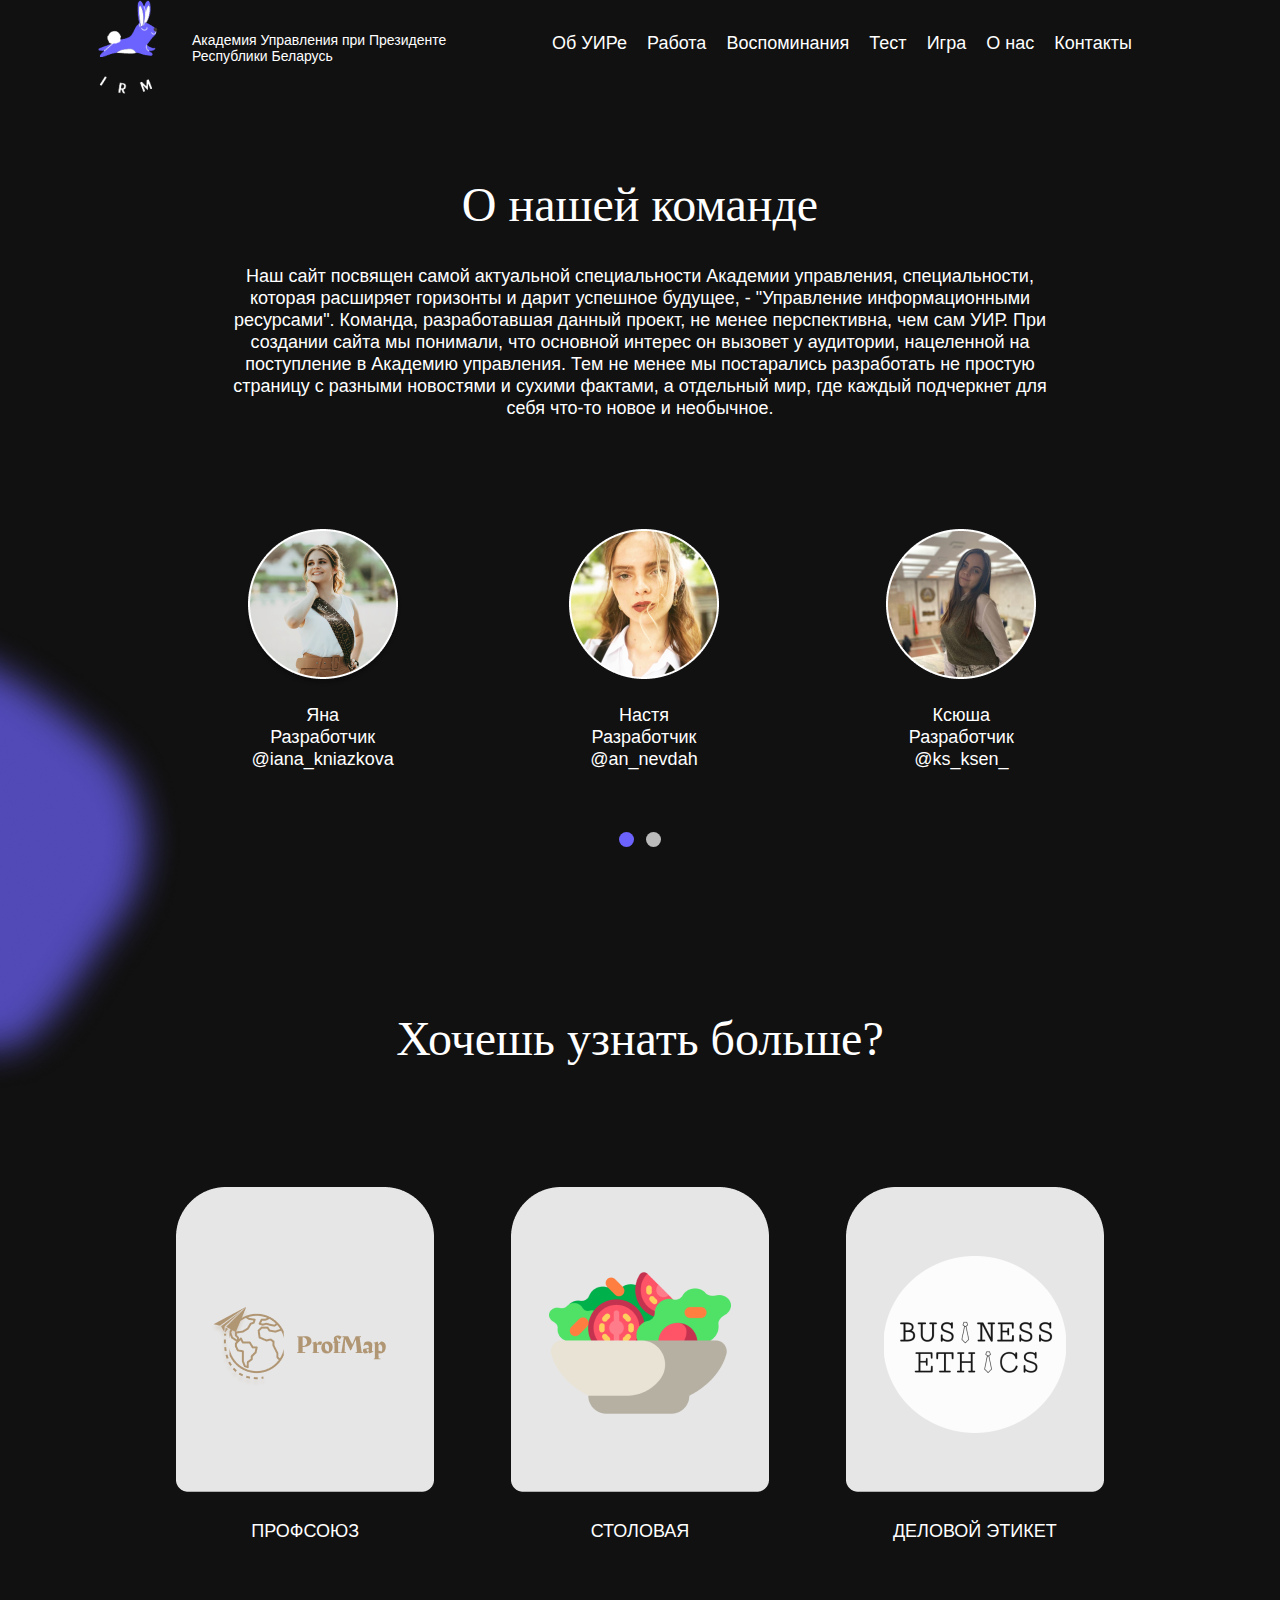
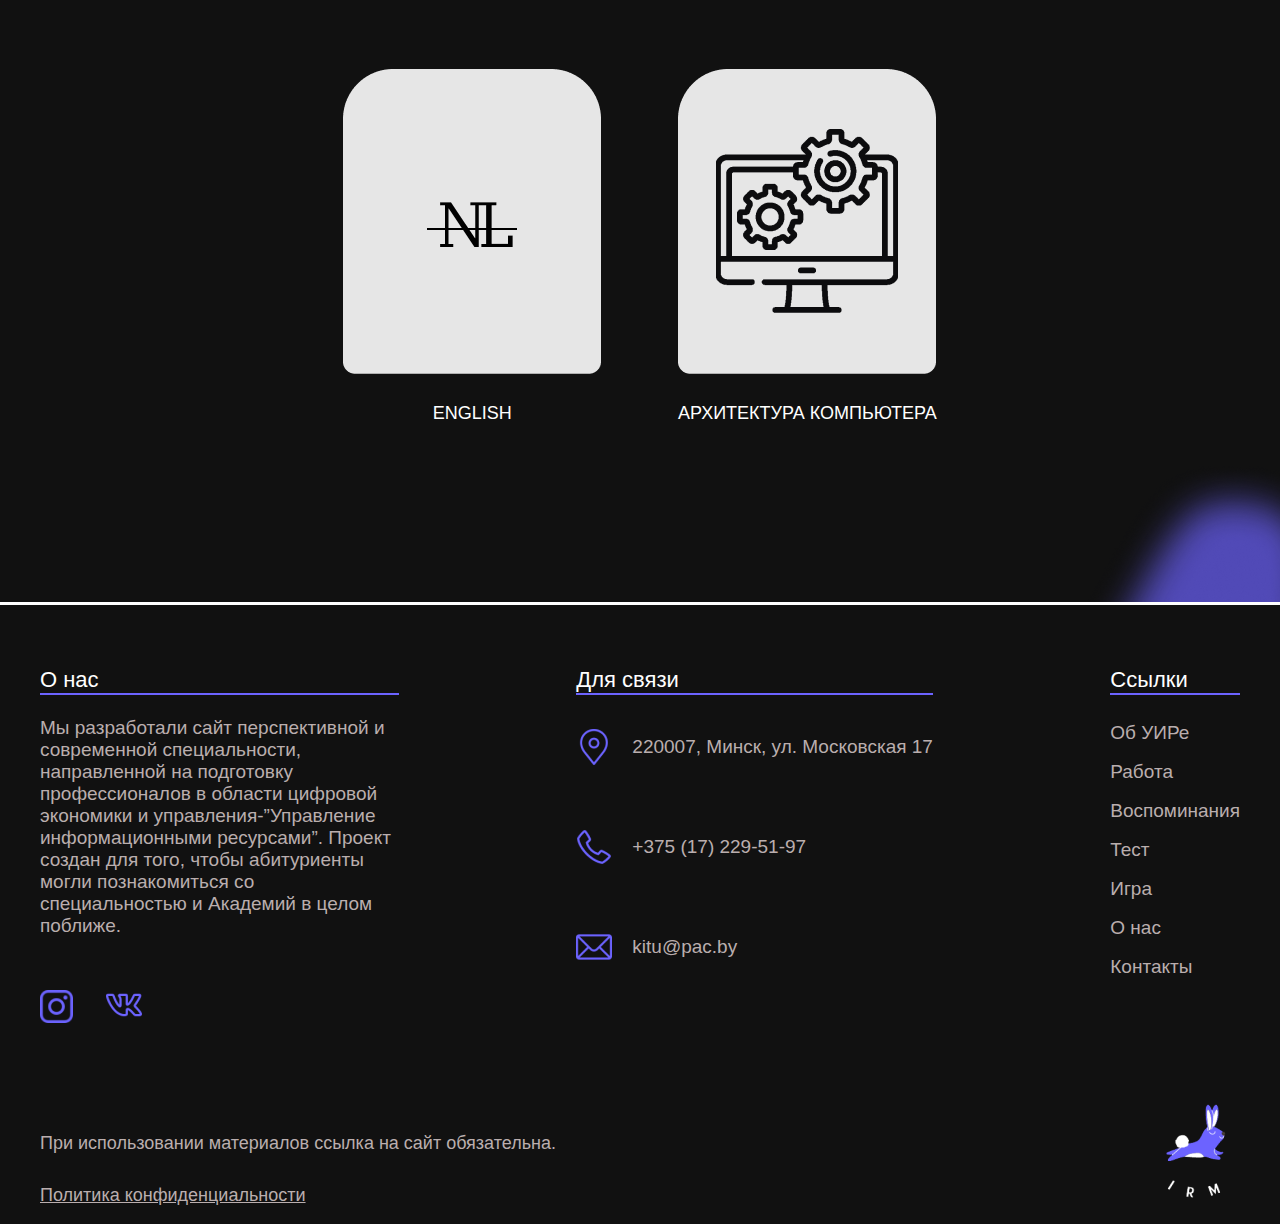
<file: about_team/index.html>
<!DOCTYPE html>
<html lang="en">

<head>
    <meta charset="UTF-8">
    <meta http-equiv="X-UA-Compatible" content="IE=edge">
    <meta name="viewport" content="width: device-width">
    <link rel="shortcut icon" href="flavicon.png" type="image/png">
    <link rel="stylesheet" href ="style.css">
    <link rel="preconnect" href="https://fonts.googleapis.com">
    <link rel="preconnect" href="https://fonts.gstatic.com" crossorigin>
    <link href="https://fonts.google.com/share?selection.family=Cormorant%20Garamond:wght@700%7CRecursive" rel="stylesheet">
	<title>О нас</title>
    <script>
        window.onload = function () {
        document.body.classList.add('loaded_hiding');
        window.setTimeout(function () {
        document.body.classList.add('loaded');
        document.body.classList.remove('loaded_hiding');
        }, 500);
        }
        </script>
	
</head>
<body>
    <section class="preloader">
        <div class="loader">
        <span style="--i:1;"></span>
        <span style="--i:2;"></span>
        <span style="--i:3;"></span>
        <span style="--i:4;"></span>
        <span style="--i:5;"></span>
        <span style="--i:6;"></span>
        <span style="--i:7;"></span>
        <span style="--i:8;"></span>
        <span style="--i:9;"></span>
        <span style="--i:10;"></span>
        <span style="--i:11"></span>
        <span style="--i:12;"></span>
        <span style="--i:13;"></span>
        <span style="--i:14;"></span>
        <span style="--i:15;"></span>
        <span style="--i:16;"></span>
        <span style="--i:17;"></span>
        <span style="--i:18;"></span>
        <span style="--i:19;"></span>
        <span style="--i:20;"></span>
        </div>
        </section>
    <header class="header1">
        <div class="container1">
        <div class="header__inner">
       <a href="https://uir-ay.github.io/main%20page/index.html"><img class="logo" src="logo.png"><a>
        <p class="text_menu">Академия Управления при Президенте Республики Беларусь</p>
        <nav class="menu">
	<a class="menu__link" href="https://uir-ay.github.io/about_uir/index.html">Об УИРе</a>
        <a class="menu__link" href="http://uir-ay.github.io/workplaces/workplace.html">Работа</a>
                            <a class="menu__link" href="https://uir-ay.github.io/memories/index.html">Воспоминания</a>
                            <a class="menu__link" href="https://uir-ay.github.io/quiz/index.html">Тест</a>
                            <a class="menu__link" href="https://uir-ay.github.io/game/index.html">Игра</a>
                            <a class="menu__link" href="https://uir-ay.github.io/about_team/index.html">О нас</a>
                            <a class="menu__link" href="https://uir-ay.github.io/main%20page/index.html#contacts">Контакты</a>
        </nav>
        </div>
        </div>
	
        <div class="container11">
            <input type="checkbox" id="check-menu">
            <label class="burger" for="check-menu"><img class="logo_burger" src="logo2.png"><p>Управление информационными ресурсами</p></label>
            <div class="burger-line"></div>
            <div class="burger-line"></div>
            <div class="burger-line"></div>
            <div class="burger-line"></div>
            
            <nav class="main-menu">
            <a href="https://uir-ay.github.io/main%20page/index.html">Главная</a>
	    <a href="https://uir-ay.github.io/about_uir/index.html">Об УИРе</a>
            <a href="http://uir-ay.github.io/workplaces/workplace.html">Работа</a>
            <a href="https://uir-ay.github.io/memories/index.html">Воспоминания</a>
            <a href="https://uir-ay.github.io/quiz/index.html">Тест</a>
            <a href="https://uir-ay.github.io/game/index.html">Игра</a>
            <a href="https://uir-ay.github.io/about_team/index.html">О нас</a>
            <a href="https://uir-ay.github.io/main%20page/index.html#contacts">Контакты</a>
            </nav>
            </div>
    	</header>    
        
    
    <div class="container">
        <div class="slaider">
        
            <div class="slaider_text">
                <div class="slaider_text_big">О нашей команде</div>
                <div class="slaider_text_small">Наш сайт посвящен самой актуальной специальности Академии управления, специальности, которая расширяет горизонты и дарит успешное будущее, - "Управление информационными ресурсами". Команда, разработавшая данный проект, не менее перспективна, чем сам УИР. При создании сайта мы понимали, что основной интерес он вызовет у аудитории, нацеленной на поступление в Академию управления. Тем не менее мы постарались разработать не простую страницу с разными новостями и сухими фактами, а отдельный мир, где каждый подчеркнет для себя что-то новое и необычное.</div>
            </div>
            
        </div>
    </div>
    

        
        
    <div class="all">
		<input checked type="radio" name="respond" id="desktop">
			<article id="slider">
					<input checked type="radio" name="slider" id="switch1">
					<input type="radio" name="slider" id="switch2">
					<input type="radio" name="slider" id="switch3">
					<input type="radio" name="slider" id="switch4">
					<input type="radio" name="slider" id="switch5">
                    <input type="radio" name="slider" id="switch6">
				<div id="slides">
					<div id="overflow">
						<div class="image">

							<article id="vika">
                                <div class="yana">
                                <img src="yana.png">
            
                                <div class="text_all_sliders">
                                    <div class="text_scroll">Яна<br>Разработчик<br>
                                        <div class="link"><a href ="https://www.instagram.com/iana.kniazkova/">@iana_kniazkova</a></div>
                                    </div>
                              
                            </div>
                            </div>
                            
                            <div class="yana">
							<img src="nastya.png">
                         
                                <div class="text_all_sliders">
                                    <div class="text_scroll">Настя<br>Разработчик<br>
                                        <div class="link"><a href ="https://www.instagram.com/an_nevdah/">@an_nevdah</a></div>
                                    </div>
                                </div>
                            
                            </div>

                            <div class="yana">
							<img src="ksenia.png">
                                <div class="text_all_sliders">
                                    <div class="text_scroll">Ксюша<br>Разработчик<br>
                                        <div class="link"><a href ="https://www.instagram.com/ks_ksen_/">@ks_ksen_</a></div>
                                    </div>
                                </div>
                                </div>

                        </article>

                   

							<article id="vika">
                                <div class="yana">
                                    <img src="dasha b.png">
                             
                                    <div class="text_all_sliders">
                                        <div class="text_scroll">Даша<br>Scrum-master<br>
                                            <div class="link"><a href ="https://www.instagram.com/dau.lav/">@dau.lav</a></div>
                                        </div>
                                    </div>
                                </div>
                                
                           <div class="yana">
                            <img src="vika.png">
                             
                            <div class="text_all_sliders">
                                <div class="text_scroll">Вика<br>Team-lead<br>
                                    <div class="link"><a href ="https://www.instagram.com/vika_karnevich/">@vika_karnevich</a></div>
                                </div>
                            </div>
                           </div>
							
                           <div class="yana">
                            <img src="dasha k.png">
                            
                            <div class="text_all_sliders">
                                <div class="text_scroll">Даша<br>Product-owner<br>
                                    <div class="link"><a class href ="https://www.instagram.com/dashkaa_kondratenko/">@dashkaa_kondratenko</a></div>
                                </div>
                            </div> 
                           </div>  

                        </article>
						</div>
					</div>
				</div>
				<div id="controls">
					<label for="switch1"></label>
					<label for="switch2"></label>
					
				</div>


               
				<div id="active">
					<label for="switch1"></label>
					<label for="switch2"></label>
					
				</div>
			</article>
	</div>

    <div class="down_klyaksa"><img src="left_pyatno.png"></div>
    
    <div class="secondblock">
        <div class="slaider_text_big1">Хочешь узнать больше?</div>
        <div class="first_row">
            <div class="line_text">
                <div class="logo_first_row"><a class="link_photo" href="https://ivutmargarita.github.io/rrrr/main-main/index.html"><img  class="animation" src="1.png"></a></div>
                
                <div class="text_for_logo"><a href="https://ivutmargarita.github.io/rrrr/main-main/index.html">ПРОФСОЮЗ</a></div>
            </div>

            <div class="line_text">
                <div class="logo_first_row"><a class="link_photo" href="https://oblizheshsya.github.io/main-project/main%20page/index.html"><img class="animation" src="2.png"></a></div>
                <div class="text_for_logo"><a href="https://oblizheshsya.github.io/main-project/main%20page/index.html">СТОЛОВАЯ</a></div>
            </div>

            <div class="line_text">
                <div class="logo_first_row"><a class="link_photo" href="https://noblesseno.github.io/noblesse/"><img class="animation" src="3.png"></a></div>
                <div class="text_for_logo"><a href="https://noblesseno.github.io/noblesse/">ДЕЛОВОЙ ЭТИКЕТ</a></div>
            </div>
           
        </div>
        <div class="second_row">
            <div class="line_text">
                <div class="logo_first_row"><a class="link_photo" href="https://nativelish22.github.io/Nativelish/"><img class="animation" src="4.png"></a></div>
                <div class="text_for_logo"><a href="https://nativelish22.github.io/Nativelish/">ENGLISH</a></div>
            </div>

            <div class="line_text">
                <div class="logo_first_row"><a class="link_photo" href="https://yurueu-andrei.github.io/desPCription/index.html"><img class="animation" src="5.png"></a></div>
                <div class="text_for_logo"><a href="https://yurueu-andrei.github.io/desPCription/index.html">АРХИТЕКТУРА КОМПЬЮТЕРА</a></div>
            </div>
        </div>
    </div>
    <div class="down_klyaksa3"><img src="down_klyaksa3.png"></div>
    <div class="footer">
        <div class ="line1" style="width: 100%";></div>
        <div class ="container_footer">
        
        <div class="general">
        <div class="o_nas">
        <p class ="text1">О нас</p>
        <p class ="text_information">Мы разработали сайт перспективной и современной специальности, направленной на подготовку профессионалов в области цифровой экономики и управления-”Управление информационными ресурсами”. Проект создан для того, чтобы абитуриенты могли познакомиться со специальностью и Академий в целом поближе.</p>
        <div class="icons1_footer">
        <a href="https://www.instagram.com/uir.by"><img class="icon1_inst" src="instagram 1.png"></a>
        <a href="https://vk.com/uirby_2015"><img class="icon2_vk" src="vk 1.png"></a>
        </div>
        </div>
        
        <div class ="svyaz">
        <p class ="text2">Для связи</p>
        <div class="icons_3">
        <img class="icon3_locat" src="location 1.png"
        style: width: 28px;
        style: height: 29px;>
        <p class="text_locat">220007, Минск, ул. Московская 17</p>
        </div>
        
        <div class="icons_4">
        <img class="icon4_tel" src="phone-call 1.png"
        style: width: 31px;
        style: height: 29px;>
        <p class="text_tel">+375 (17) 229-51-97</p>
        </div>
        
        <div class="icons_5">
        <img class="icon5_mail" src="mail 1.png"
        style: width: 28px;
        style: height: 29px;>
        <p class="text_mail">kitu@pac.by</p>
        </div>
        </div>
        
        <div class="useful_links">
        <p class ="text3">Ссылки</p>
        <div class="links">
        <a class="footer__link" href="https://uir-ay.github.io/about_uir/index.html"><p class="text1__links_footer">Об УИРе</p></a>
        <a class="footer__link" href="http://uir-ay.github.io/workplaces/workplace.html"><p class="text2__links_footer">Работа</p></a>
        <a class="footer__link" href="https://uir-ay.github.io/memories/index.html"><p class="text3__links_footer">Воспоминания</p></a>
        <a class="footer__link" href="https://uir-ay.github.io/quiz/index.html"><p class="text4__links_footer">Тест</p></a>
        <a class="footer__link" href="https://uir-ay.github.io/game/index.html"><p class="text5__links_footer">Игра</p></a>
        <a class="footer__link" href="https://uir-ay.github.io/about_team/index.html"><p class="text6__links_footer">О нас</p></a>
		
        <a class="footer__link" href="https://uir-ay.github.io/main%20page/index.html#contacts"><p class="text7__links_footer">Контакты</p></a>
        </div>
        </div>
        </div>
        
        <div class="texts_footer_down">
        <p class="text1_footer_down">При использовании материалов ссылка на сайт обязательна.</p>
        <p class="text2_footer_down">Политика конфиденциальности</p>
       
        </div>
        
        <div class="logo_footer1">
        <img class="logo_footer" src="logo.png">
        </div>
        
        
        </div>
        </div>
</body>
</html>
</file>
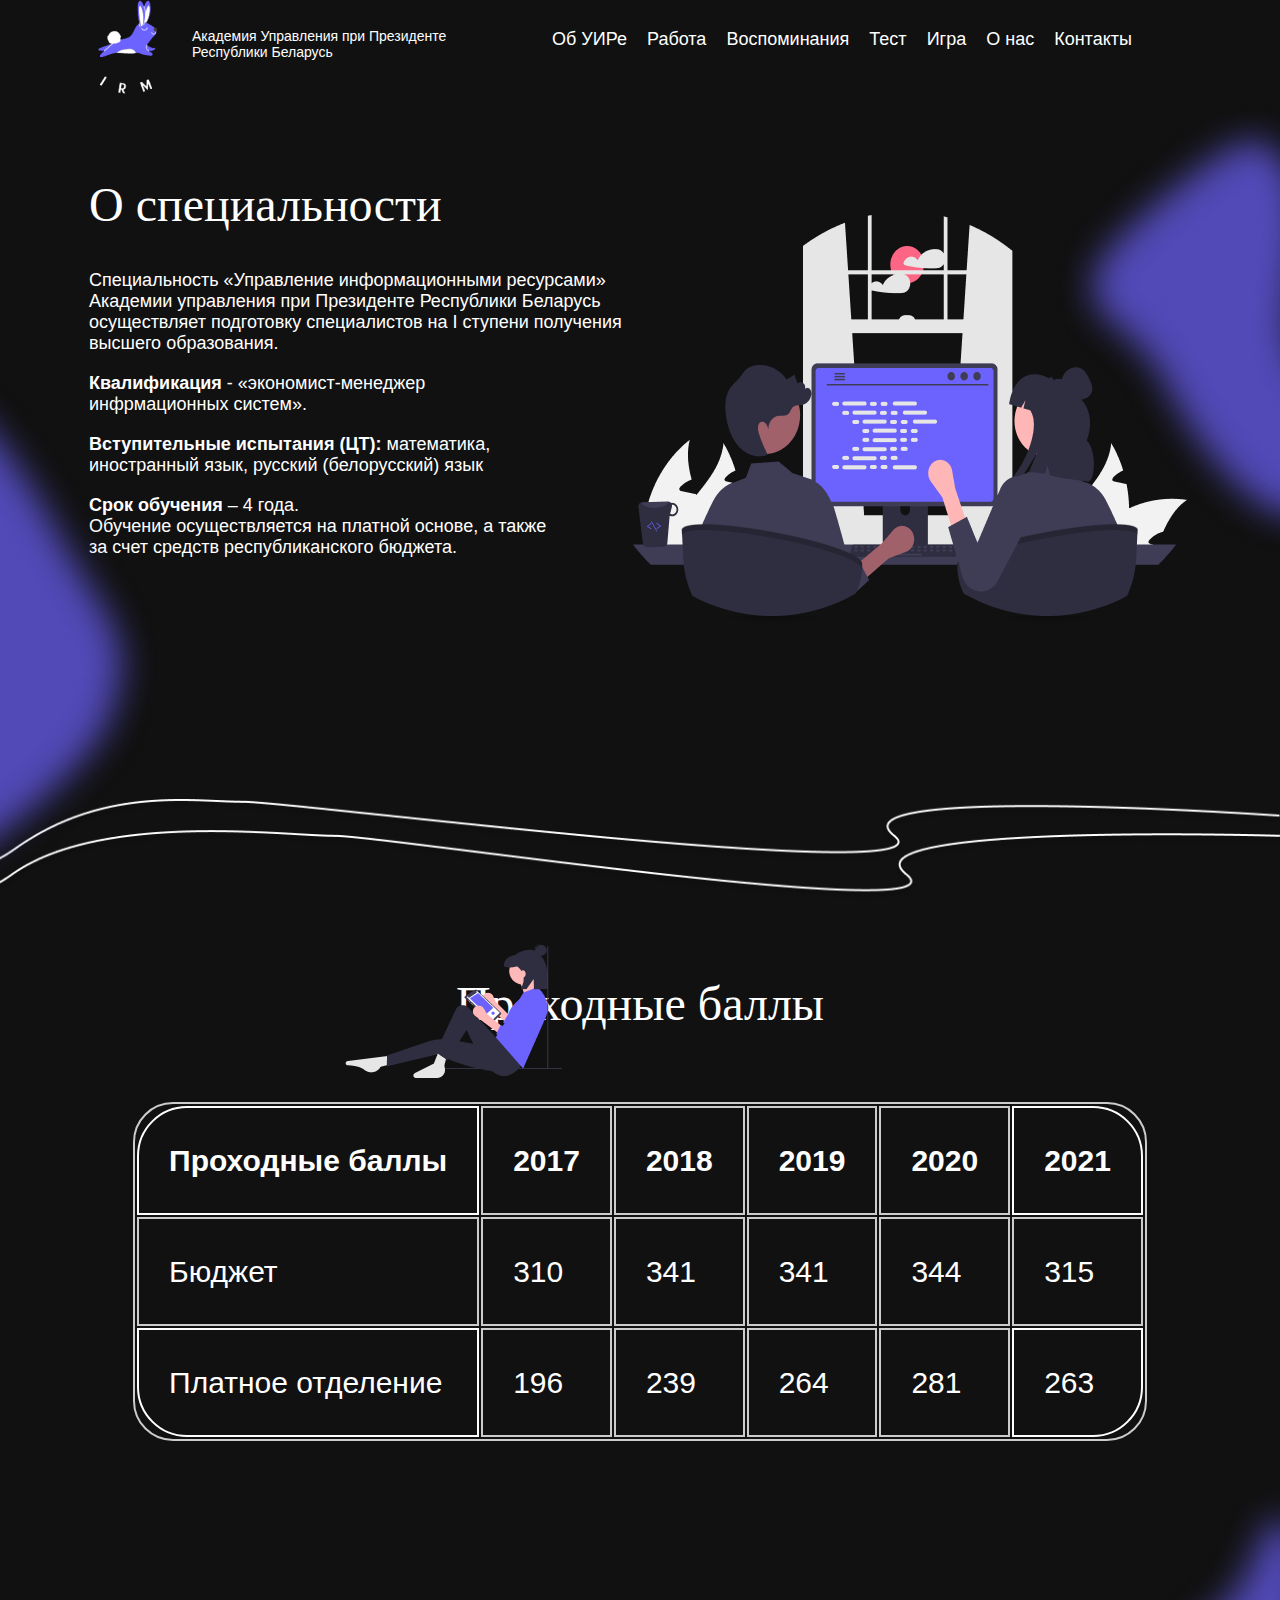
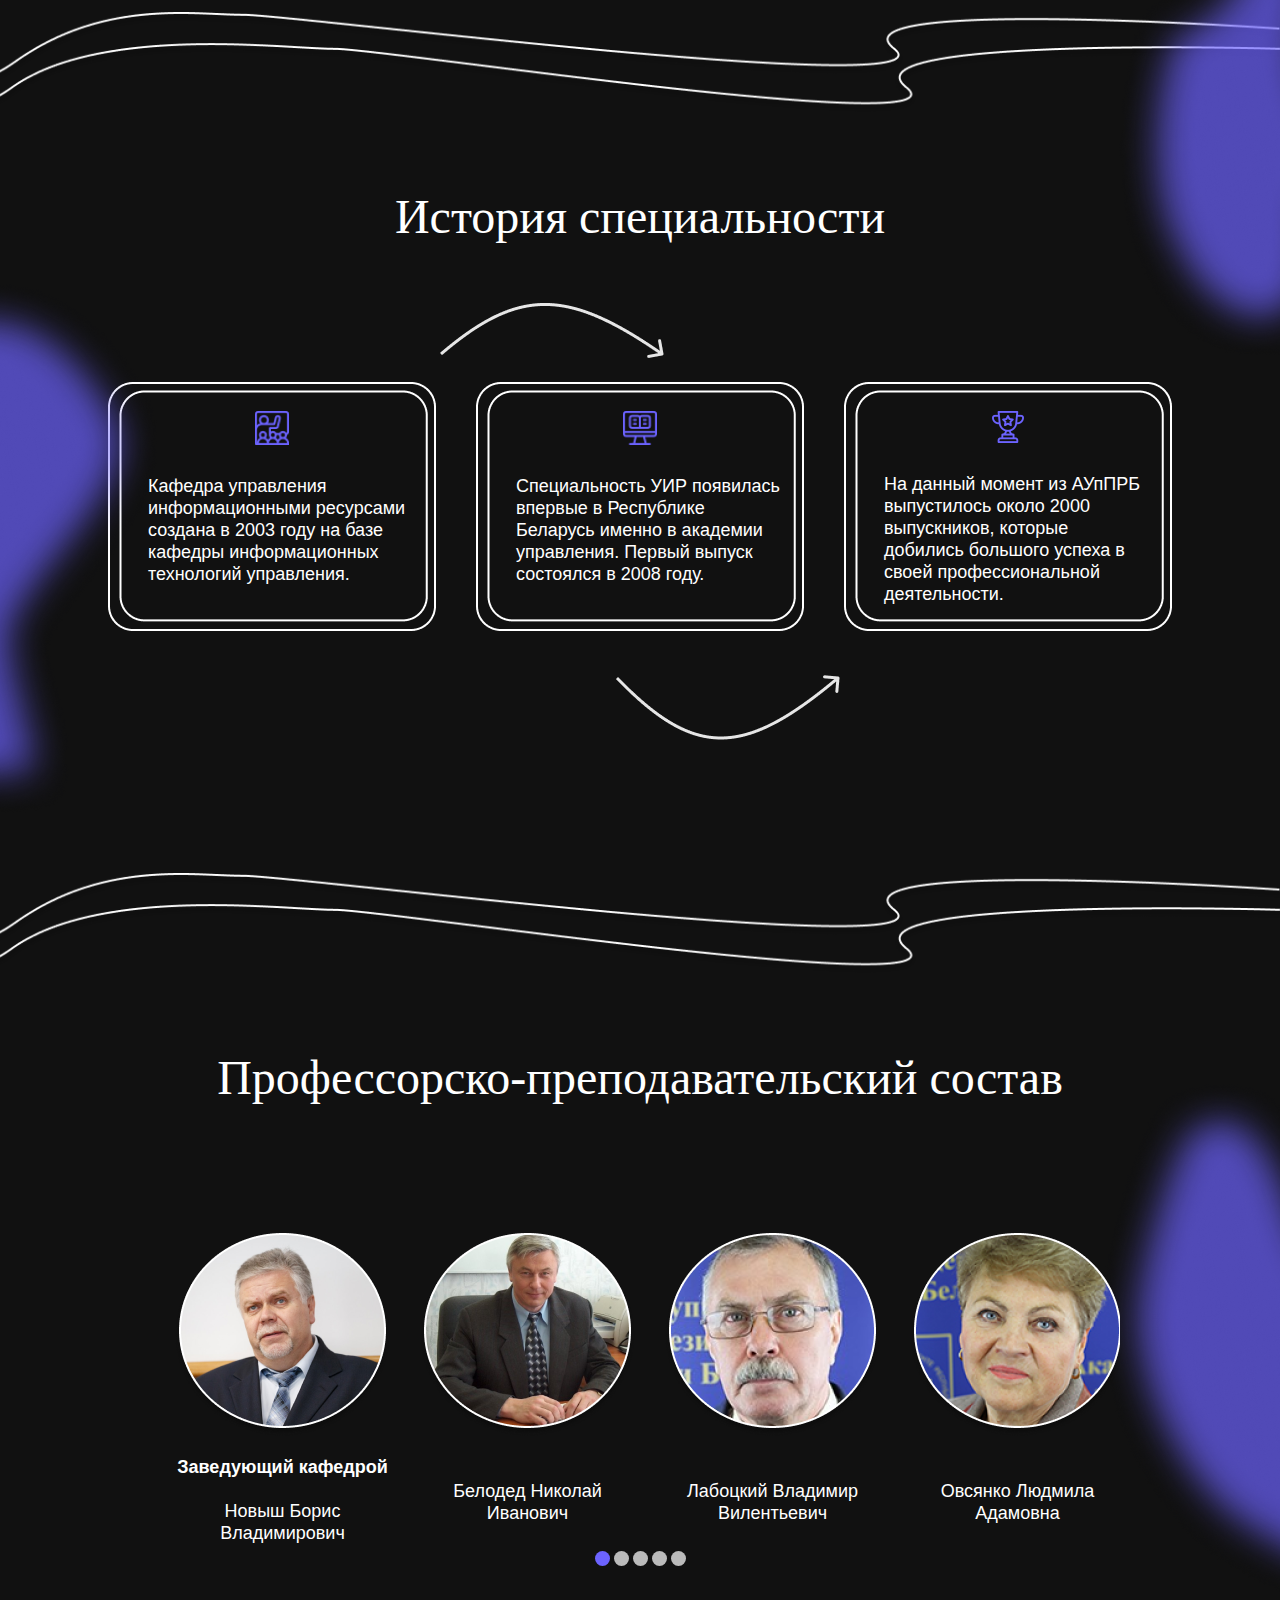
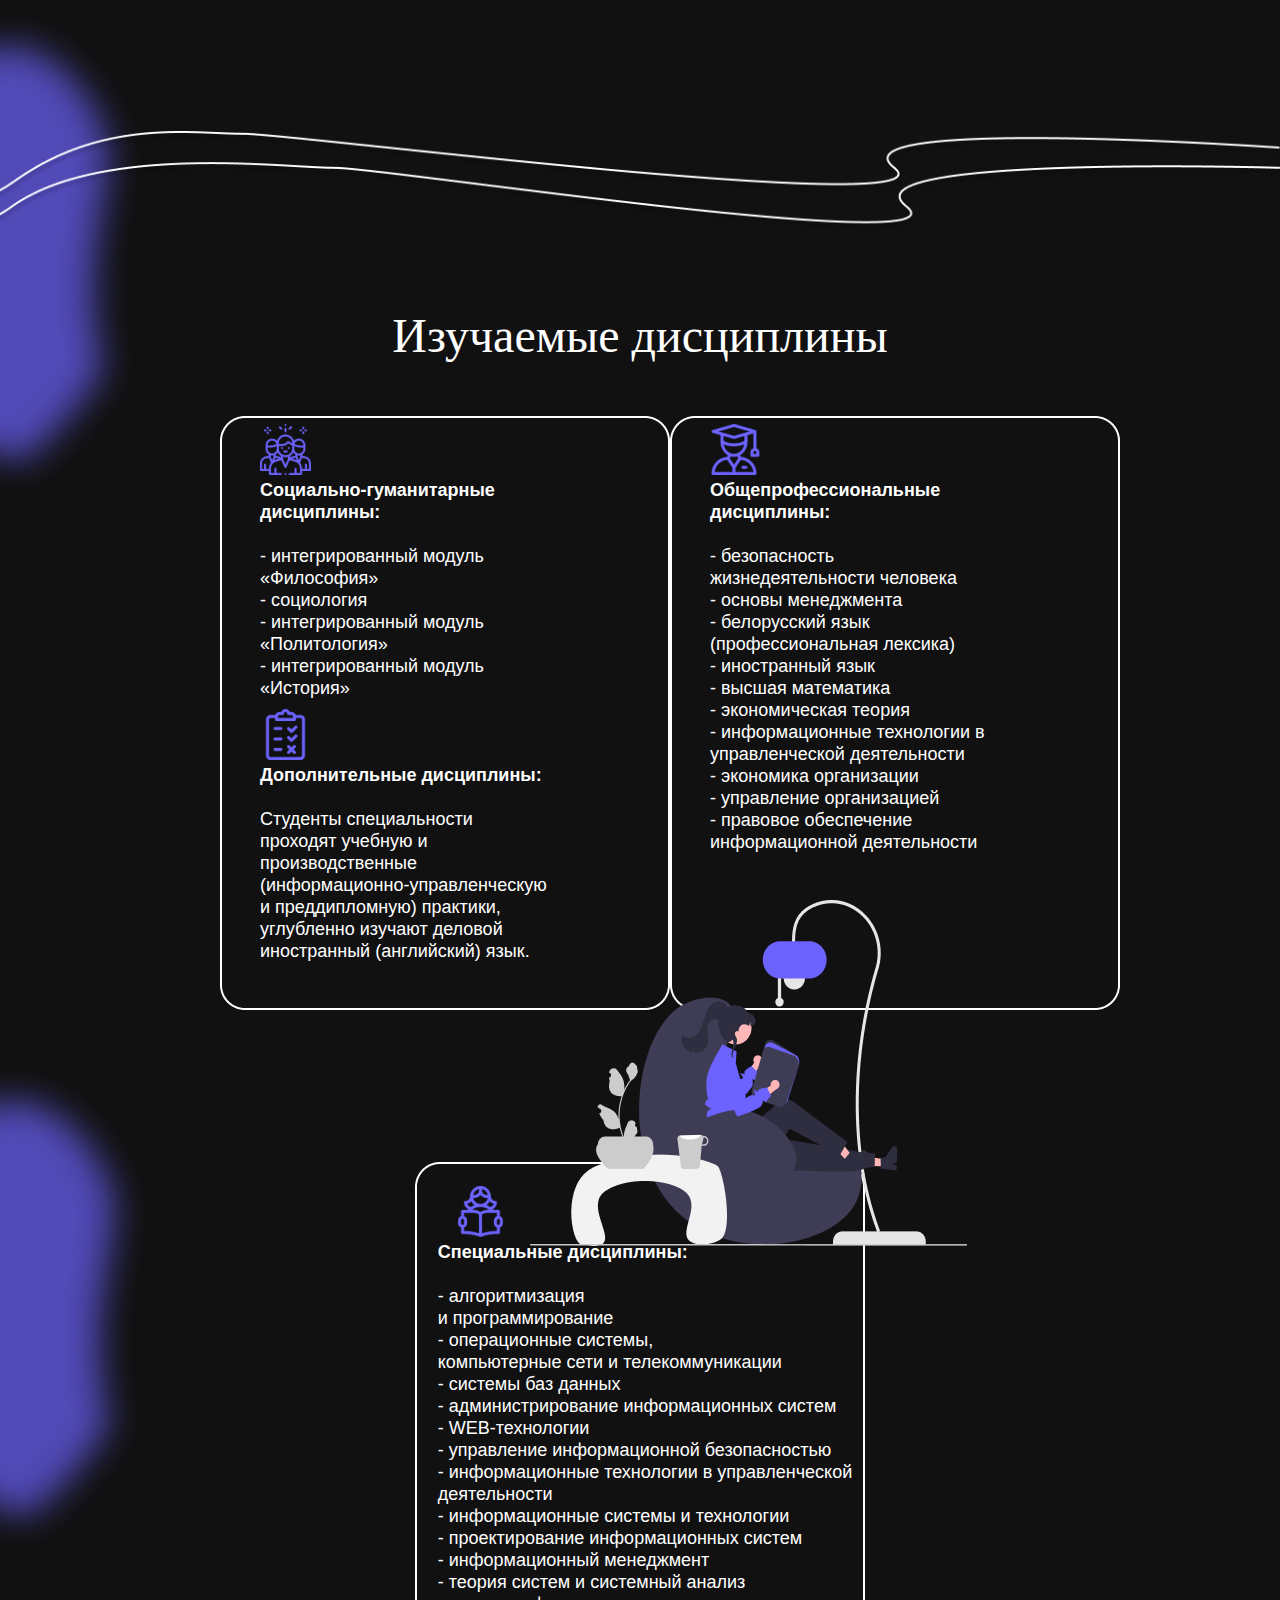
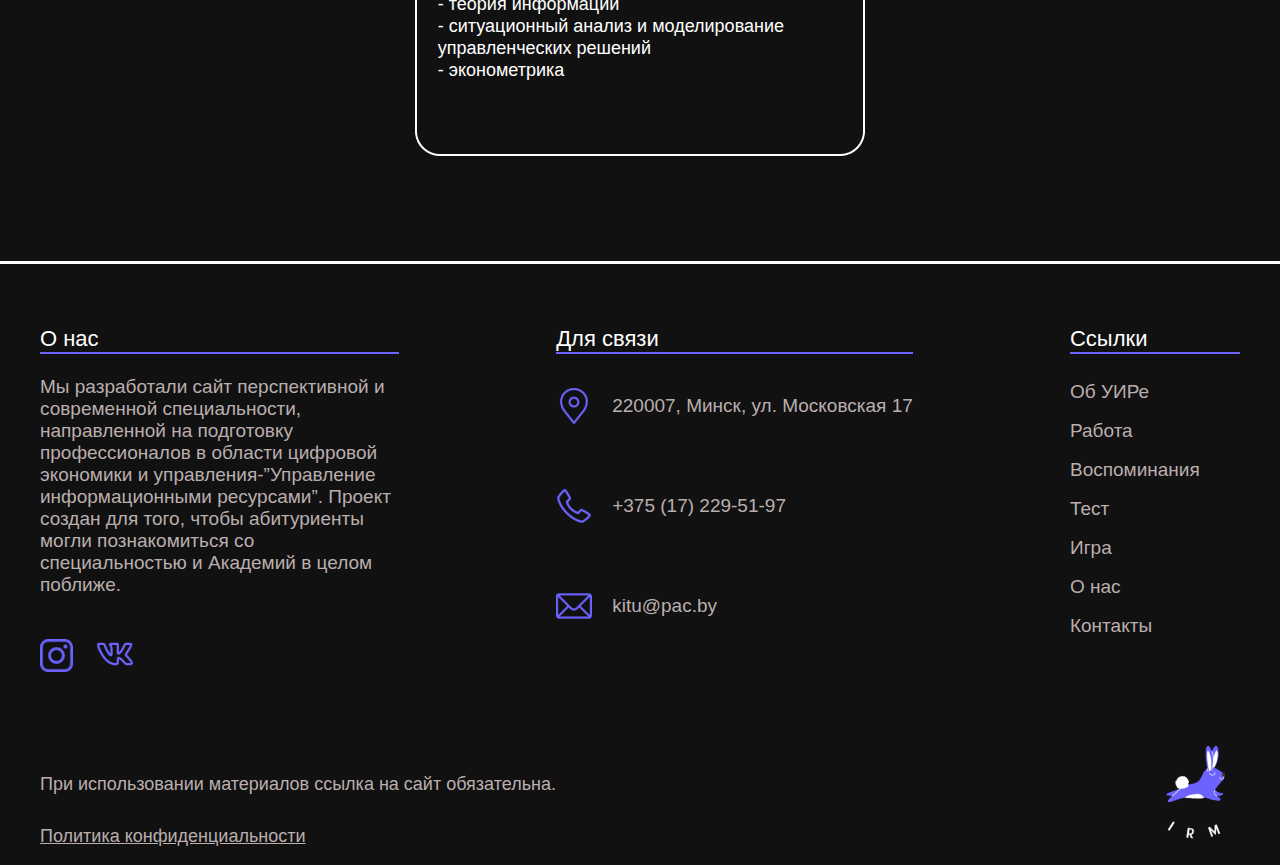
<file: about_uir/index.html>
<!DOCTYPE html>
<html lang="en">

<head>
    <meta charset="UTF-8">
    <meta http-equiv="X-UA-Compatible" content="IE=edge">
    <meta name="viewport" content="width: device-width">
    <link rel="shortcut icon" href="flavicon.png" type="image/png">
    <link rel="stylesheet" href ="style.css">
    <link rel="preconnect" href="https://fonts.googleapis.com">
    <link rel="preconnect" href="https://fonts.gstatic.com" crossorigin>
    <link href="https://fonts.google.com/share?selection.family=Cormorant%20Garamond:wght@700%7CRecursive" rel="stylesheet">
    <title>О специальности</title>
    <script>
        window.onload = function () {
        document.body.classList.add('loaded_hiding');
        window.setTimeout(function () {
        document.body.classList.add('loaded');
        document.body.classList.remove('loaded_hiding');
        }, 500);
        }
        </script>
</head>
<body>
    <section class="preloader">
        <div class="loader">
        <span style="--i:1;"></span>
        <span style="--i:2;"></span>
        <span style="--i:3;"></span>
        <span style="--i:4;"></span>
        <span style="--i:5;"></span>
        <span style="--i:6;"></span>
        <span style="--i:7;"></span>
        <span style="--i:8;"></span>
        <span style="--i:9;"></span>
        <span style="--i:10;"></span>
        <span style="--i:11"></span>
        <span style="--i:12;"></span>
        <span style="--i:13;"></span>
        <span style="--i:14;"></span>
        <span style="--i:15;"></span>
        <span style="--i:16;"></span>
        <span style="--i:17;"></span>
        <span style="--i:18;"></span>
        <span style="--i:19;"></span>
        <span style="--i:20;"></span>
        </div>
        </section>
    <header class="header1">
       
        <div class="container">
        <div class="header__inner">
        <a href="https://uir-ay.github.io/main%20page/index.html"><img class="logo" src="logo.png"><a>
        <p class="text_menu">Академия Управления при Президенте Республики Беларусь</p>
        <nav class="menu">
        
		<a class="menu__link" href="https://uir-ay.github.io/about_uir/index.html">Об УИРе</a>
        <a class="menu__link" href="http://uir-ay.github.io/workplaces/workplace.html">Работа</a>
                            <a class="menu__link" href="https://uir-ay.github.io/memories/index.html">Воспоминания</a>
                            <a class="menu__link" href="https://uir-ay.github.io/quiz/index.html">Тест</a>
                            <a class="menu__link" href="https://uir-ay.github.io/game/index.html">Игра</a>
                            <a class="menu__link" href="https://uir-ay.github.io/about_team/index.html">О нас</a>
                            <a class="menu__link" href="https://uir-ay.github.io/main%20page/index.html#contacts">Контакты</a>
        </nav>
        </div>
        </div>
        <div class="container11">
            <input type="checkbox" id="check-menu">
            <label class="burger" for="check-menu"><img class="logo_burger" src="logo2.png"><p>Управление информационными ресурсами</p></label>
            <div class="burger-line"></div>
            <div class="burger-line"></div>
            <div class="burger-line"></div>
            <div class="burger-line"></div>
            
            <nav class="main-menu">
            <a href="https://uir-ay.github.io/main%20page/index.html">Главная</a>
	    <a href="https://uir-ay.github.io/about_uir/index.html">Об УИРе</a>
            <a href="http://uir-ay.github.io/workplaces/workplace.html">Работа</a>
            <a href="https://uir-ay.github.io/memories/index.html">Воспоминания</a>
            <a href="https://uir-ay.github.io/quiz/index.html">Тест</a>
            <a href="https://uir-ay.github.io/game/index.html">Игра</a>
            <a href="https://uir-ay.github.io/about_team/index.html">О нас</a>
            <a href="https://uir-ay.github.io/main%20page/index.html#contacts">Контакты</a>
            </nav>
            </div>
        </header>
        
            
            </div>
    <div class="top_klyaksa"><img src="top_klyaksa.png"></div>
    
    <div class="container2">
        <div class="adaptiveProga">
            <div class="text_flex">
                <div class="programmer_text_big">О специальности</div>
                <div class="text_1block">
                    <div class="programmer_text_mini">Специальность «Управление информационными ресурсами» Академии управления при Президенте Республики Беларусь осуществляет подготовку специалистов на I ступени получения высшего образования.
                        
                        <div class="programmer_text_mini1"> <b>Квалификация</b> - «экономист-менеджер<br>инфрмационных систем».</div>
                        <div class="programmer_text_mini_CT"><b>Вступительные испытания (ЦТ):</b> математика,<br>иностранный язык, русский (белорусский) язык</div>
                        <div class="programmer_text_mini2"><b>Срок обучения</b> – 4 года.<br>Обучение осуществляется на платной основе, а также<br>за счет средств республиканского бюджета.</div>
                    </div>
                </div>
            </div>
            
            <div class="programmers">
                <img class="programmers" src ="programmers.png">
            </div>
        </div>
        
        <div class="down_klyaksa"><img src="down_klyaksa.png"></div>
        <div class="lines">
            <img class="line" src = "lines.png" style="width: 100%;">
        </div>
           </div>
        <div class="table_for_block2">
            <div class="bal_text">Проходные баллы</div>
            <div class="student"><img src="student.png"></div>
            <div class="table">
                <table>
                    <thead>
                    <tr>
                    <th id="bal">Проходные баллы</th>
                    <th>2017</th>
                    <th>2018</th>
                    <th>2019</th>
                    <th>2020</th>
                    <th id="year1">2021</th>
                    </tr>
                    </thead>
                    <tbody>
                    <tr>
                    <td>Бюджет</td>
                    <td>310</td>
                    <td>341</td>
                    <td>341</td>
                    <td>344</td>
                    <td>315</td>
                    </tr>
                    <tr>
                    <td id="education">Платное отделение</td>
                    <td>196</td>
                    <td>239</td>
                    <td>264</td>
                    <td>281</td>
                    <td id="year2">263</td>
                    </tr>
                    </tbody>
                    </table>
                   
            </div>
        </div>
        <div class="block2_klyaksa"><img src="2block.png"></div>
        <div class="lines">
            <img class="line" src = "lines.png" style="width: 100%;">
        </div>
 
    <div class="container3">
        <div class="block3_klyaksa"><img src="block3.png"></div>
        <div class="bal_text">История специальности</div>
        <div class="arrow1"><img src="up_arrow.png"></div>
        
            <div class="rectangles">
                <div class="rectangle1"><img src="rectangle.png">
           <div class="text_up">
            <div class="icons"><img src="1icon_history.png"></div>
    
            <div class="textIcon1">Кафедра управления информационными ресурсами создана в 2003 году на базе кафедры информационных технологий управления.  </div>
           </div>
                
            </div>
                <div class="rectangle1"><img src="rectangle.png">
                    <div class="text_up">
                        <div class="icons"><img src="2history_icon.png"></div>
                        <div class="textIcon2">Специальность УИР появилась впервые в Республике Беларусь именно в академии управления. Первый выпуск состоялся в 2008 году.</div>
                    </div>
               
            </div>
                <div class="rectangle1"><img src="rectangle.png">
                    <div class="text_up">
                        <div class="icons"><img src="3history_icon.png"></div>
                        <div class="textIcon3">На данный момент из АУпПРБ выпустилось около 2000 выпускников, которые добились большого успеха в своей профессиональной деятельности.</div>
                    </div>
                
            </div>
        </div>
        <div class="arrow2"><img src="down_arrow.png"></div>
        <div class="lines">
            <img class="line_slider" src = "lines.png" style="width: 100%;">
        </div>      
    </div>
    
<div class="block_slider">
    <div class="bal_text">Профессорско-преподавательский состав</div>
    <div class="block4_klyaksa"><img src="slider1_klyaksa.png"></div>
    <div class="all">
		<input checked type="radio" name="respond" id="desktop">
			<article id="slider">
					<input checked type="radio" name="slider" id="switch1">
					<input type="radio" name="slider" id="switch2">
					<input type="radio" name="slider" id="switch3">
					<input type="radio" name="slider" id="switch4">
					<input type="radio" name="slider" id="switch5">
                    <input type="radio" name="slider" id="switch6">
				<div id="slides">
					<div id="overflow">
						<div class="image">

                            
							<article id="vika">
                                <div class="yana">
                                    <img src="2.png">
                                 
                                        <div class="text_all_sliders">
                                            <div class="text_scroll"><b>Заведующий кафедрой</b><br><br>Новыш Борис Владимирович
                                              </div>
                                        </div>
                                    
                                    </div>
                                <div class="yana">
                                <img src="1.png">
            
                                <div class="text_all_sliders1">
                                    <div class="text_scroll">Белодед Николай Иванович</div>
                              
                            </div>
                            </div>
                            
                            <div class="yana">
							<img src="3.png">
                                <div class="text_all_sliders1">
                                    <div class="text_scroll">Лабоцкий Владимир Вилентьевич</div>
                                </div>
                                </div>
                                
                                <div class="yana">
                                    <img src="16.png">
                        
                                    <div class="text_all_sliders1">
                                        <div class="text_scroll">Овсянко Людмила Адамовна</div>
                                  
                                </div>
                                </div>
                        </article>

                   

                        <article id="vika">
                            <div class="yana">
                            <img src="4.png">
        
                            <div class="text_all_sliders">
                                <div class="text_scroll">Кочеров Александр Львович</div>
                          
                        </div>
                        </div>
                        
                        <div class="yana">
                        <img src="5.png">
                     
                            <div class="text_all_sliders">
                                <div class="text_scroll">Перепелица Александр Александрович</div>
                            </div>
                        
                        </div>

                        <div class="yana">
                        <img src="6.png">
                            <div class="text_all_sliders">
                                <div class="text_scroll">Плющ Олег<br>Борисович</div>
                            </div>
                            </div>
                            <div class="yana">
                                <img src="18.png">
                                    <div class="text_all_sliders">
                                        <div class="text_scroll">Архипенко Жанна Николаевна</div>
                                    </div>
                                    </div>
                    </article>

                    <article id="vika">
                        <div class="yana">
                        <img src="7.png">
    
                        <div class="text_all_sliders">
                            <div class="text_scroll">Старовойтова Татьяна Феликсовна</div>
                      
                    </div>
                    </div>
                    
                    <div class="yana">
                    <img src="8.png">
                 
                        <div class="text_all_sliders">
                            <div class="text_scroll">Шешолко Владимир Константинович</div>
                        </div>
                    
                    </div>

                    <div class="yana">
                    <img src="9.png">
                        <div class="text_all_sliders">
                            <div class="text_scroll">Шибут Марина Станиславовна</div>
                        </div>
                        </div>
                        <div class="yana">
                            <img src="17.png">
                         
                                <div class="text_all_sliders">
                                    <div class="text_scroll">Северин Галина Михайловна</div>
                                </div>
                            
                            </div>
                       

                </article>
                <article id="vika">
                    <div class="yana">
                    <img src="10.png">

                    <div class="text_all_sliders">
                        <div class="text_scroll">Гваева Ирена<br>Викторовна</div>
                  
                </div>
                </div>
                
                <div class="yana">
                <img src="11.png">
             
                    <div class="text_all_sliders">
                        <div class="text_scroll">Герцева Алла<br>Владимировна</div>
                    </div>
                
                </div>

                <div class="yana">
                <img src="12.png">
                    <div class="text_all_sliders">
                        <div class="text_scroll">Горбачев Николай<br>Николаевич</div>
                    </div>
                    </div>
                    

            </article>
            <article id="vika">
                <div class="yana">
                <img src="13.png">

                <div class="text_all_sliders">
                    <div class="text_scroll">Шаститко Дмитрий<br>Витальевич</div>
              
            </div>
            </div>
            
            <div class="yana">
            <img src="14.png">
         
                <div class="text_all_sliders">
                    <div class="text_scroll">Щербович Жанна<br>Ивановна</div>
                </div>
            
            </div>

            <div class="yana">
            <img src="15.png">
                <div class="text_all_sliders">
                    <div class="text_scroll">Юрча Ирина<br>Александровна</div>
                </div>
                </div>
                
        </article>

      
						</div>
					</div>
				</div>
				<div id="controls">
					<label for="switch1"></label>
					<label for="switch2"></label>
                    <label for="switch3"></label>
					<label for="switch4"></label>
                    <label for="switch5"></label>
                    
				</div>


               
				<div id="active">
					<label for="switch1"></label>
					<label for="switch2"></label>
                    <label for="switch3"></label>
                    <label for="switch4"></label>
                    <label for="switch5"></label>
                    
					
				</div>
			</article>
	</div>
</div>
    <div class="block4_klyaksa1"><img src="slider_klyaksaDown.png"></div>
    <div class="lines">
        <img class="line" src = "lines.png" style="width: 100%;">
    </div>    
    <div class="bal_text">Изучаемые дисциплины</div>
     
    <div class="block5_klyaksa1"><img src="rectangleKlyaksa.png"></div>
    <div class="container5">
        <div class="twoRectangles">
            
            
            <div class="firstRectangle">
                <div class="rectangleWid">
                    <img class="adaptiveRectangle" src="widRectangle.png">
                </div>
              
                    <div class="rectangle_icons2">
                 
                        <div class="iconsGroup"><img src="group.png"></div>
                        <div class="textIcons">
                            <div class="textIcon"><b>Cоциально-гуманитарные дисциплины:</b>
    
                                <br><br>- интегрированный модуль «Философия»
                                <br>- социология
                                <br>- интегрированный модуль «Политология»
                                <br>- интегрированный модуль «История»</div>
                        </div>
                      
                        <div class="iconsGroup"><img src="exam.png"></div>
                        <div class="textIcons">
                            <div class="textIcon"><b>Дополнительные дисциплины:</b>
                                <br><br>Студенты специальности проходят учебную и производственные (информационно-управленческую и преддипломную) практики, 
                                углубленно изучают деловой иностранный (английский) язык.</div>
                        </div>
                        
                    </div>
                </div>
               
               

            <div class="secondRectangle">
                <div class="rectangleWid">
                    <img src="widRectangle.png">
                </div>
                <div class="rectangle_icons">
                 
                    <div class="iconsGroup"><img src="studentUp.png"></div>
                    <div class="textIcons">
                        <div class="textIcon"><b>Общепрофессиональные дисциплины:</b>

                            <br><br>- безопасность жизнедеятельности человека
                            <br>- основы менеджмента
                            <br>- белорусский язык (профессиональная лексика)
                            <br>- иностранный язык
                            <br>- высшая математика
                            <br>- экономическая теория
                            <br>- информационные технологии в<br>управленческой деятельности
                            <br>- экономика организации
                            <br>- управление организацией
                            <br>- правовое обеспечение информационной деятельности</div>
                    </div>
                    
                </div>
            </div>
        </div>
        <div class="reading"><img src="reading.png"></div>
        <div class="thirdRectangle">
                <div class="rectangleWid1">
                    <img class="adaptiveRectangle1" src="widRectangle.png">
                </div>
                <div class="rectangle_icons1">
                 
                    <div class="iconsGroup1"><img src="studentDown.png"></div>
                    <div class="textIcons1">
                        <div class="textIconEducation">
                            <b>Специальные дисциплины:</b>
                            <br>- алгоритмизация 
                            <br>и программирование
                            <br>- операционные системы,<br>компьютерные сети и телекоммуникации
                            <br>- системы баз данных
                            <br>- администрирование информационных систем
                            <br>- WEB-технологии
                            <br>- управление информационной 
                            безопасностью
                            <br>- информационные технологии в управленческой деятельности
                            <br>- информационные системы и технологии
                            <br>- проектирование информационных систем
                            <br>- информационный менеджмент
                            <br>- теория систем и системный анализ
                            <br>- теория информации
                            <br>- ситуационный анализ и моделирование управленческих решений
                            <br>- эконометрика</div>
                    </div>
                    
                </div>
            </div>
    </div>
    

    <div class="footer" id="contacts">
        <div class ="line1" style="width: 100%";></div>
        <div class ="container_footer">
        
        <div class="general">
        <div class="o_nas">
        <p class ="text1">О нас</p>
        <p class ="text_information">Мы разработали сайт перспективной и современной специальности, направленной на подготовку профессионалов в области цифровой экономики и управления-”Управление информационными ресурсами”. Проект создан для того, чтобы абитуриенты могли познакомиться со специальностью и Академий в целом поближе.</p>
        <div class="icons1_footer">
        <a href="https://www.instagram.com/uir.by"><img class="icon1_inst" src="instagram 1.png"></a>
        <a href="https://vk.com/uirby_2015"><img class="icon2_vk" src="vk 1.png"></a>
        </div>
        </div>
        
        <div class ="svyaz">
        <p class ="text2">Для связи</p>
        <div class="icons_3">
        <img class="icon3_locat" src="location 1.png"
        style: width: 28px;
        style: height: 29px;>
        <p class="text_locat">220007, Минск, ул. Московская 17</p>
        </div>
        
        <div class="icons_4">
        <img class="icon4_tel" src="phone-call 1.png"
        style: width: 31px;
        style: height: 29px;>
        <p class="text_tel">+375 (17) 229-51-97</p>
        </div>
        
        <div class="icons_5">
        <img class="icon5_mail" src="mail 1.png"
        style: width: 28px;
        style: height: 29px;>
        <p class="text_mail">kitu@pac.by</p>
        </div>
        </div>
        
        <div class="useful_links">
        <p class ="text3">Ссылки</p>
        <div class="links">
        <a class="footer__link" href="https://uir-ay.github.io/about_uir/index.html"><p class="text1__links_footer">Об УИРе</p></a>
        <a class="footer__link" href="http://uir-ay.github.io/workplaces/workplace.html"><p class="text2__links_footer">Работа</p></a>
        <a class="footer__link" href="https://uir-ay.github.io/memories/index.html"><p class="text3__links_footer">Воспоминания</p></a>
        <a class="footer__link" href="https://uir-ay.github.io/quiz/index.html"><p class="text4__links_footer">Тест</p></a>
        <a class="footer__link" href="https://uir-ay.github.io/game/index.html"><p class="text5__links_footer">Игра</p></a>
        <a class="footer__link" href="https://uir-ay.github.io/about_team/index.html"><p class="text6__links_footer">О нас</p></a>
        <a class="footer__link" href="https://uir-ay.github.io/main%20page/index.html#contacts"><p class="text7__links_footer">Контакты</p></a>	
        </div>
        </div>
        </div>
        
        <div class="texts_footer_down">
        <p class="text1_footer_down">При использовании материалов ссылка на сайт обязательна.</p>
        <p class="text2_footer_down">Политика конфиденциальности</p>
       
        </div>
        
        <div class="logo_footer1">
        <img class="logo_footer" src="logo.png">
        </div>
        
        
        </div>
        </div>
        
           
    </body>
    </html>
</file>
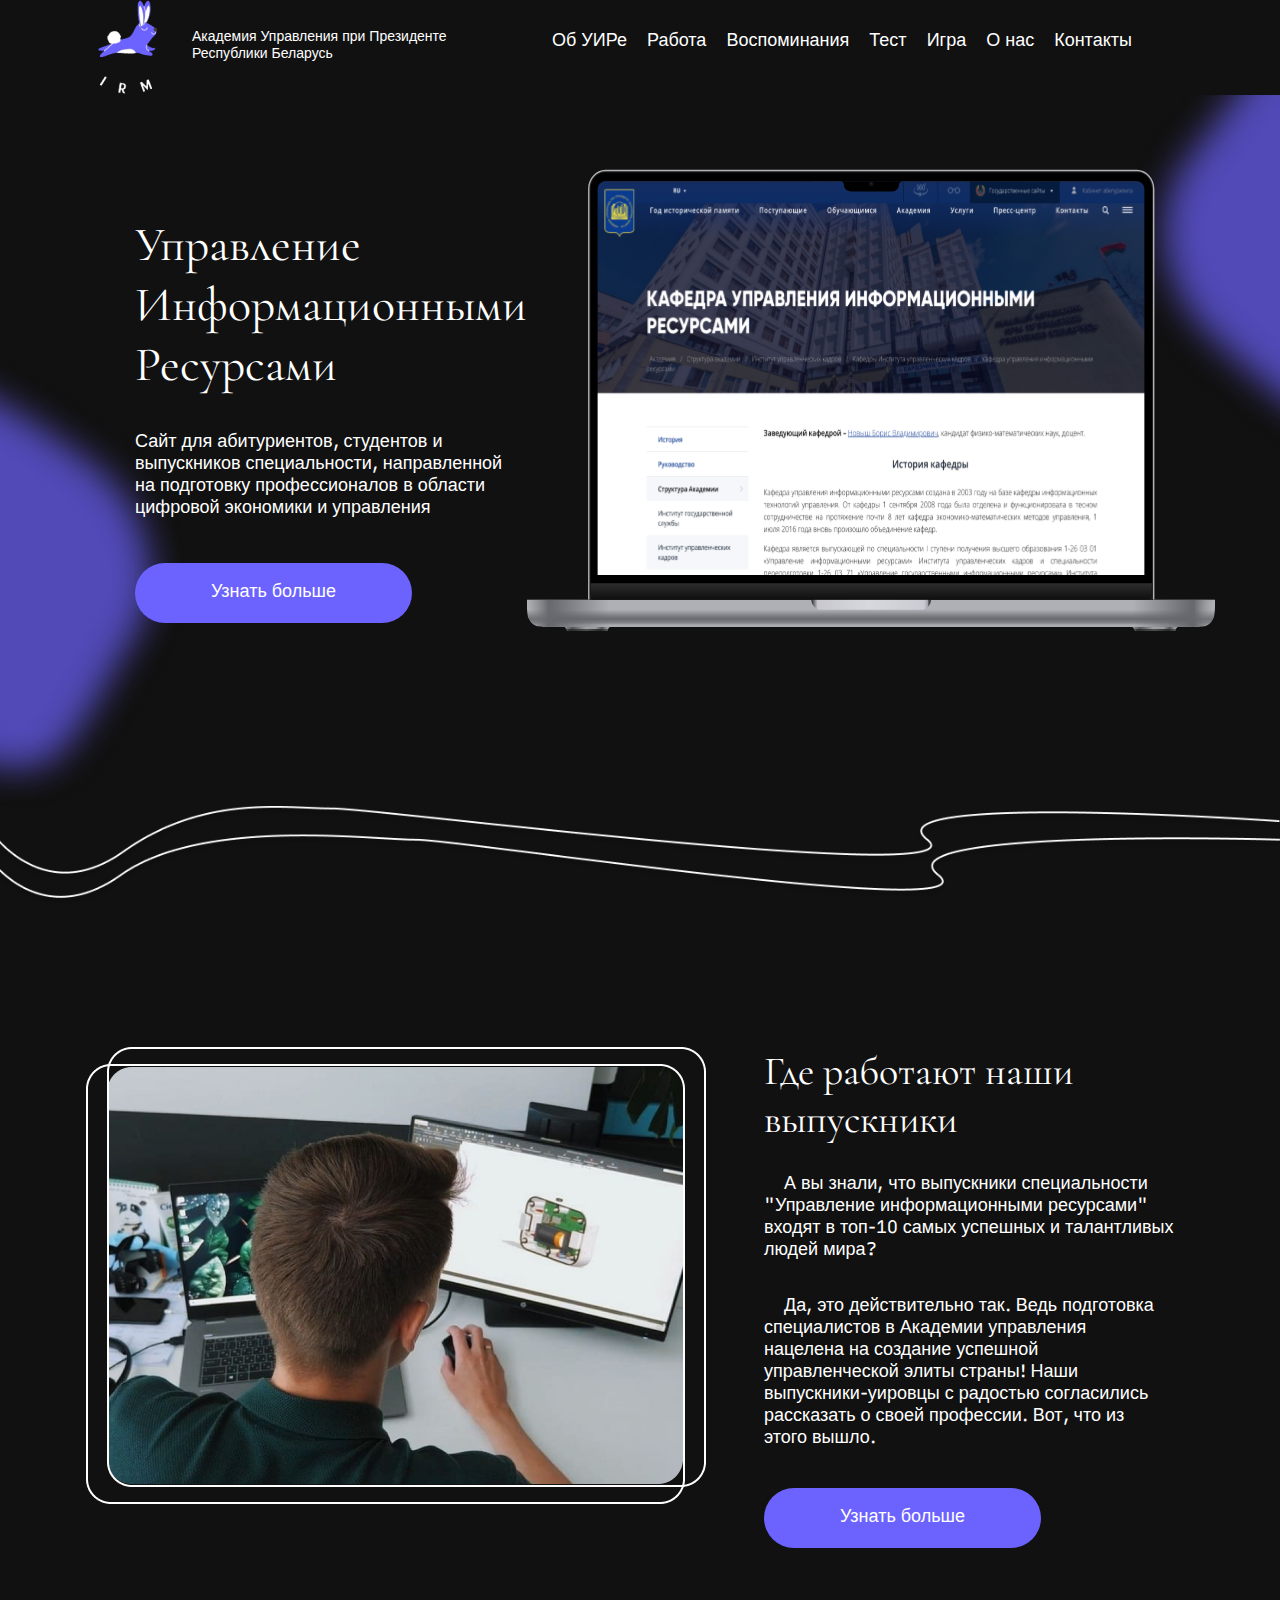
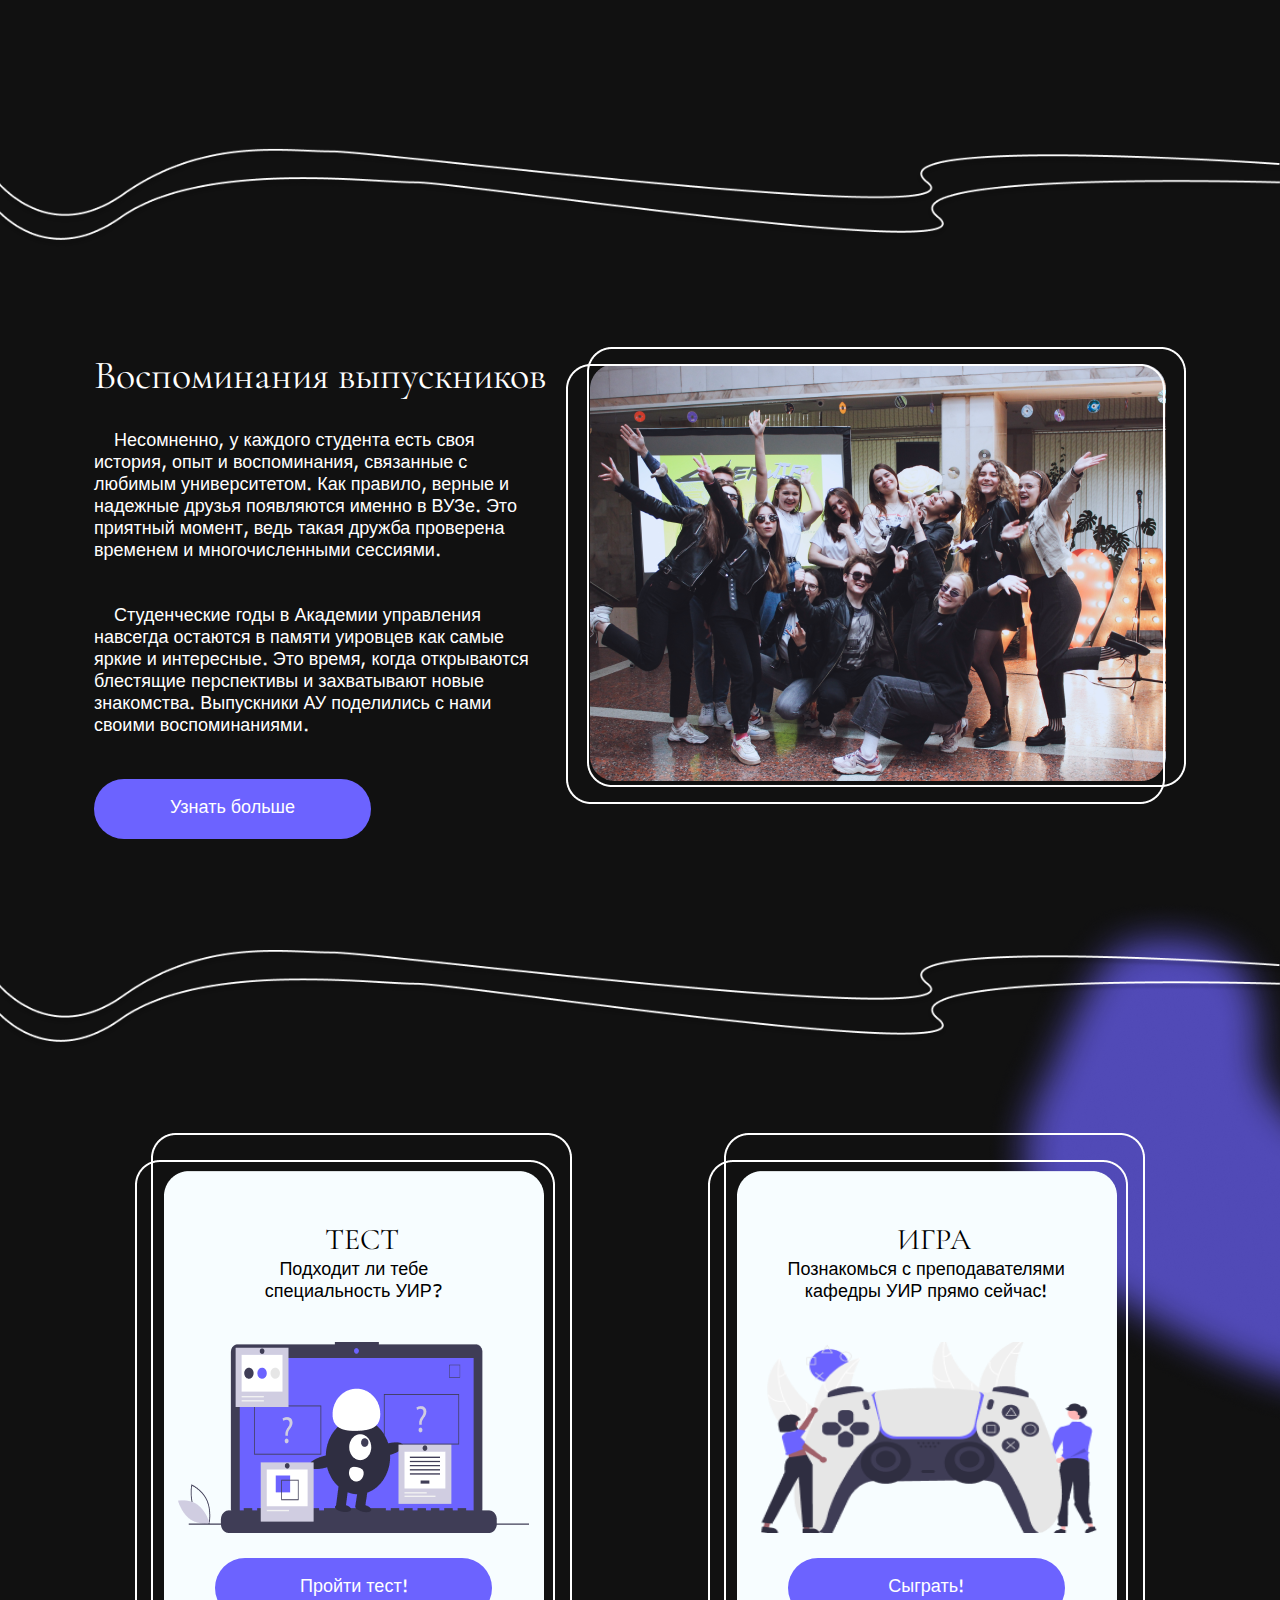
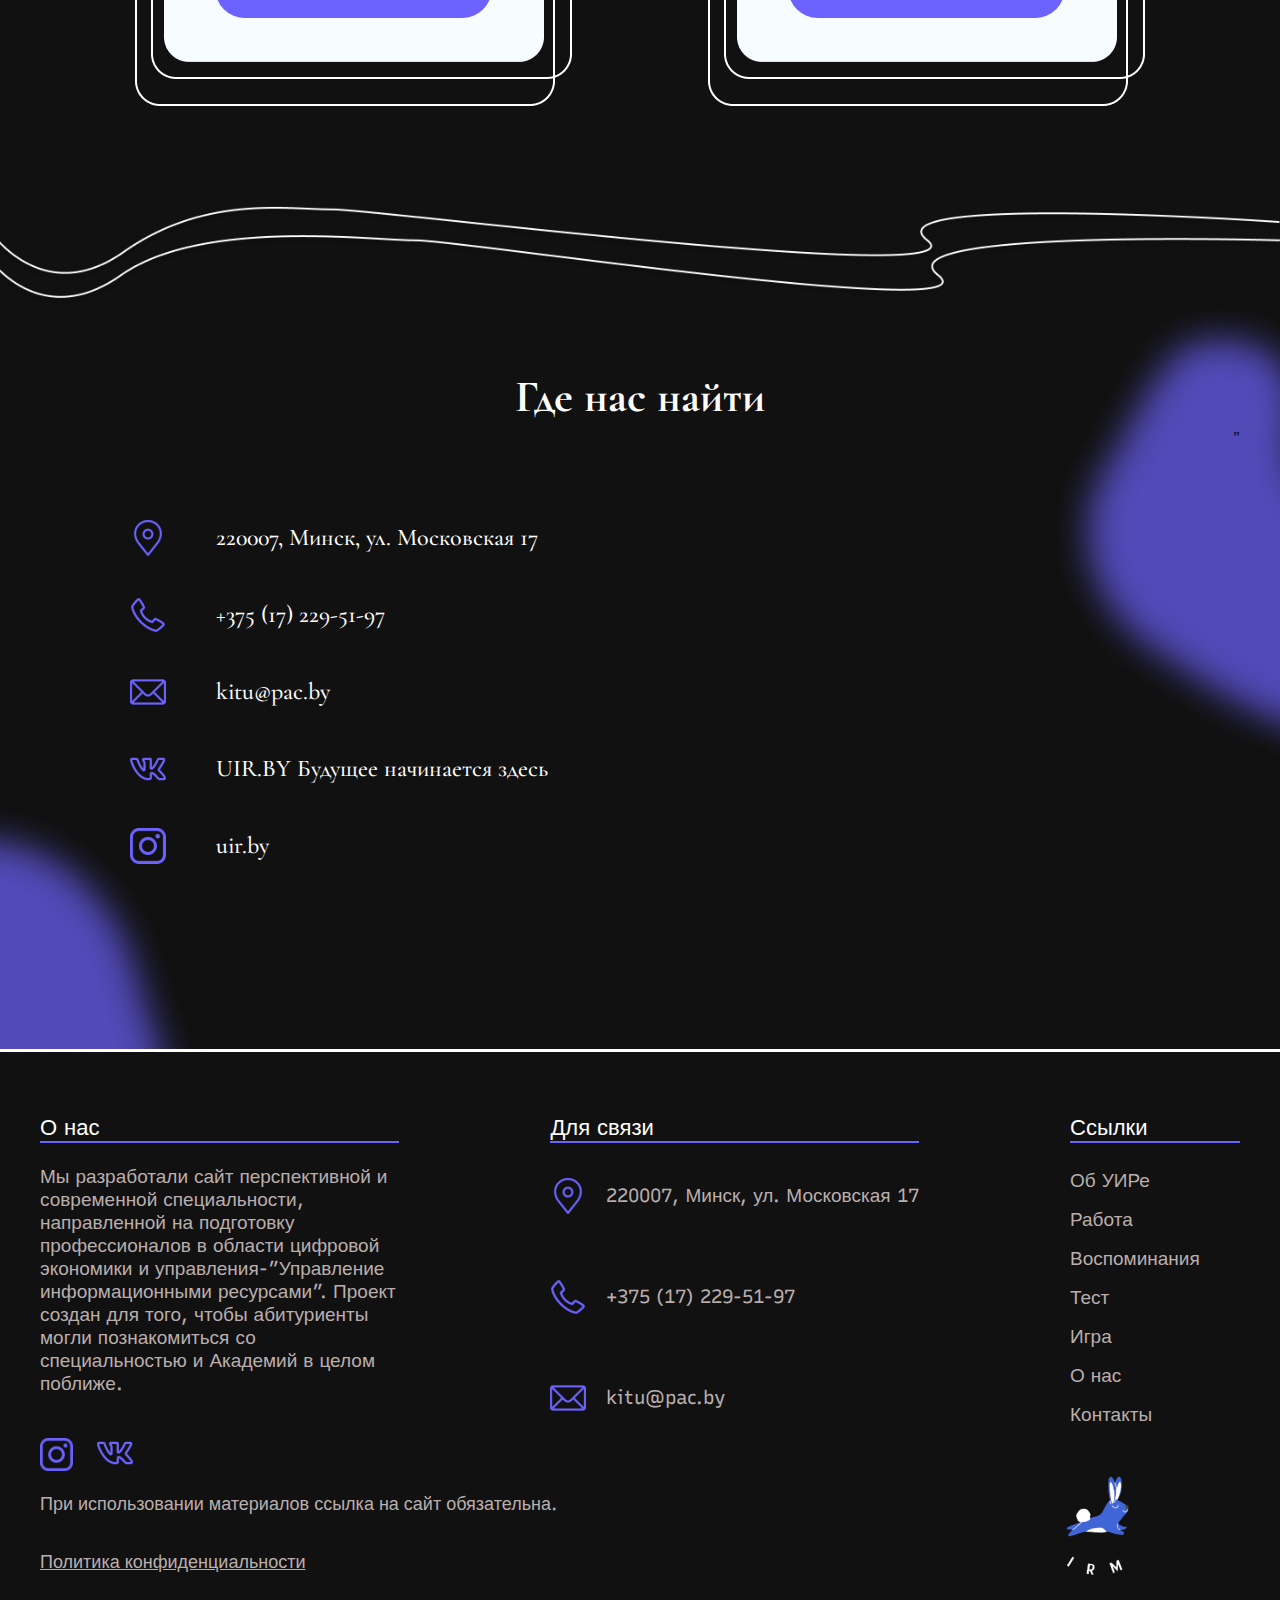
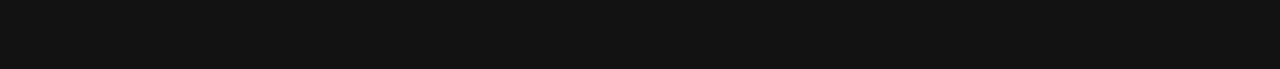
<file: main page/index.html>
<!DOCTYPE html>
    <html lang="en">
    <head>
        <meta charset="UTF-8">
        <link rel="stylesheet" href="css/style.css">
        <link rel="preconnect" href="https://fonts.googleapis.com">
        <link rel="preconnect" href="https://fonts.gstatic.com" crossorigin>
        <link rel="shortcut icon" href="css/flavicon.png" type="image/png">
        <link href="https://fonts.googleapis.com/css2?family=Cormorant+Garamond:wght@700&family=Recursive&display=swap" rel="stylesheet">
        <title>УИР</title>
        <script>       
         window.onload = function () {
            document.body.classList.add('loaded_hiding');
            window.setTimeout(function () {
              document.body.classList.add('loaded');
              document.body.classList.remove('loaded_hiding');
            }, 500);
          }
        </script>
      </head>

        <body bgcolor="#111111">
          <section class="preloader">
            <div class="loader">
                <span style="--i:1;"></span>
                <span style="--i:2;"></span>
                <span style="--i:3;"></span>
                <span style="--i:4;"></span>
                <span style="--i:5;"></span>
                <span style="--i:6;"></span>
                <span style="--i:7;"></span>
                <span style="--i:8;"></span>
                <span style="--i:9;"></span>
                <span style="--i:10;"></span>
                <span style="--i:11"></span>
                <span style="--i:12;"></span>
                <span style="--i:13;"></span>
                <span style="--i:14;"></span>
                <span style="--i:15;"></span>
                <span style="--i:16;"></span>
                <span style="--i:17;"></span>
                <span style="--i:18;"></span>
                <span style="--i:19;"></span>
                <span style="--i:20;"></span>
            </div>
          </section>
           
           <header class="header1">
                <div class="container">
                    <div class="header__inner">
    
                        <a href="https://uir-ay.github.io/main%20page/index.html"><img class="logo" src="css/logo.png"><a>
        <p class="text_menu">Академия Управления при Президенте Республики Беларусь</p>
        <nav class="menu">
        <a class="menu__link" href="https://uir-ay.github.io/about_uir/index.html">Об УИРе</a>
        <a class="menu__link" href="http://uir-ay.github.io/workplaces/workplace.html">Работа</a>
                            <a class="menu__link" href="https://uir-ay.github.io/memories/index.html">Воспоминания</a>
                            <a class="menu__link" href="https://uir-ay.github.io/quiz/index.html">Тест</a>
                            <a class="menu__link" href="https://uir-ay.github.io/game/index.html">Игра</a>
                            <a class="menu__link" href="https://uir-ay.github.io/about_team/index.html">О нас</a>
                            <a class="menu__link" href="https://uir-ay.github.io/main%20page/index.html#contacts">Контакты</a>
                        </nav>
                    </div>
                </div>
            </header>
        
        
        
    <div class="blok_main_page">
            <div class="right_klyaksa"><img src="css/images_titles/right.png"></div>
                <div class="macbook_and_text">
                    <div class="macbook_text">
                        <div class="container">
                            <div class="macbook_text_big">Управление<br>Информационными<br>Ресурсами</div>
                            <div class="macbook_text_mini">Сайт для абитуриентов, студентов и выпускников специальности, направленной на подготовку профессионалов в области цифровой экономики и управления</div>
                            <a class="main_sign1" href="https://uir-ay.github.io/about_uir/index.html"><div class="text_knopka_main">Узнать больше</div></a>
                        </div>
                    </div>
                    <div class="macbook"><a href="https://www.pac.by/"><img class="macbook" src="css/images_titles/macbook.svg"></a></div>
                </div>
                
                <div class="left_klyaksa"><img src="css/images_titles/left.png"></div> 
        </div>
       
        <img class="line1" src = "css/images_workplaces/lines.png" style="width: 100%;">
  
        
        
<div class="block_workplace">
    <div class="text_workplace">
      <img class="image_workplace" src = "css/images_workplaces/workplace.png">
      <div class="container1">
        <div class="texts_workplaces">
        <div class="title">Где работают наши выпускники</div>
        <div class="undertitle">А вы знали, что выпускники специальности "Управление информационными ресурсами" входят в топ-10 самых успешных и талантливых людей мира?</div>
        <div class="title2">Да, это действительно так. Ведь подготовка специалистов в Академии управления нацелена на создание успешной управленческой элиты страны! Наши выпускники-уировцы с радостью согласились рассказать о своей профессии. Вот, что из этого вышло.</div>
        </div>
        <a class="workplaces_sign1" href="https://uir-ay.github.io/workplaces/workplace.html"><div class="text_knopka_workplaces">Узнать больше</div></a>
     
    </div>
    </div>
  </div>
  <img class="lines_under_workplace" src = "css/images_workplaces/lines.png" style="width: 100%;">

        
  
  <div class="bloсk_HOMEPAGE_memories">
    <div class="text_memory">

   <div class="container2">
        <div class="texts_memories">
<p class="text1_memories">Воспоминания выпускников</p>
<p class="text2_memories">Несомненно, у каждого студента есть своя история, опыт и воспоминания, связанные с любимым университетом. Как правило, верные и надежные друзья появляются именно в ВУЗе. Это приятный момент, ведь такая дружба проверена временем и многочисленными сессиями. </p>
<p class="text3_memories">Студенческие годы в Академии управления навсегда остаются в памяти уировцев как самые яркие и интересные. Это время, когда открываются блестящие перспективы и захватывают новые знакомства. Выпускники АУ поделились с нами своими воспоминаниями.</p>
</div>
<a class="menu_sign1" href="https://uir-ay.github.io/memories/index.html"><div class="text_knopka">Узнать больше</div></a>
</div>
<img class="photo_memory" src="css/images_graduates/photo_memories.png">
</div>
</div>

    <img class="klyaksa3" src="css/images_graduates/Ellipse2.png">


<img class="line2" src = "css/images_workplaces/lines.png" style="width: 100%;">

<div class="block_test_game">
  <div class="rectangles_test_game">
    <div class="rectangle_test">
      <div class="text_card">
        <div class="title_test">ТЕСТ</div>
        <div class="undertitle_test">Подходит ли тебе специальность УИР?</div>
        <img class="image_card" src = "css/images_game_test/test.png">
        <a class="game_test_sign1" href="https://uir-ay.github.io/quiz/index.html"><div class="text_knopka_game_test">Пройти тест!</div></a>
      </div>
    </div>
    
    <div class="rectangle_game">
      <div class="text_card">
        <div class="title_test">ИГРА</div>
        <div class="undertitle_game">Познакомься с преподавателями кафедры УИР прямо сейчас!</div>
        <img class="image_card" src = "css/images_game_test/game.png">   
        <a class="game_test_sign1" href="https://uir-ay.github.io/game/index.html"><div class="text_knopka_game_test">Сыграть!</div></a>
      </div>
    </div>
  </div>
  <img class="lines_under_test" src = "css/images_workplaces/lines.png "  id="contacts" style="width: 100%;">
</div>

<div class="HOMEPAGE_contacts">
    <p class="text1_contacts">Где нас найти</p>
    <img class="klyaksa1" src="css/images_contacts/Ellipse 13.png">
    <img class="klyaksa2" src="css/images_contacts/Ellipse 14.png">
<div class="HOMEPAGE_CONTACTS1">
<div class="icons_contacts">
   <div class="icons1">
    <img class="icon1" src="css/images_contacts/location 1.png"
    style="width:36px"; 
    style="height:36px";>
    <p class="text2_contacts">220007, Минск, ул. Московская 17</p>
</div>
   
<div class="icons2">
<img class="icon2" src="css/images_contacts/phone-call 1.png"
style="width:36px"; 
style="height:36px";>
    <a class="contacts__link" href="tel:+375 (17) 229-51-97"><p class="text3_contacts">+375 (17) 229-51-97</p></a>
</div>
    
<div class="icons3">
<img class="icon3" src="css/images_contacts/mail 1.png"
style="width:36px"; 
style="height:36px";>
<a class="contacts__link" href="mailto:kity@pac.by"><p class="text4_contacts">kitu@pac.by</p></a>
</div>  
    
<div class="icons4">    
<img class="icon4" src="css/images_contacts/vk 1.png"
style="width:36px"; 
style="height:36px";>
<a class="contacts__link" href="https://vk.com/uirby_2015"><p class="text5_contacts">UIR.BY Будущее начинается здесь</p></a>
</div> 
   
<div class="icons5"> 
<img class="icon5" src="css/images_contacts/instagram 1.png"
style="width:36px"; 
style="height:36px";>
 <a class="contacts__link" href="https://www.instagram.com/uir.by/"><p class="text6_contacts">uir.by</p></a>
</div>
</div>

<iframe class="map" src="https://www.google.com/maps/embed?pb=!1m18!1m12!1m3!1d2351.5361705948653!2d27.536788315684873!3d53.88667348009582!2m3!1f0!2f0!3f0!3m2!1i1024!2i768!4f13.1!3m3!1m2!1s0x46dbd01fe154aabb%3A0xf063a8b1a91613f3!2z0YPQuy4g0JzQvtGB0LrQvtCy0YHQutCw0Y8gMTcsINCc0LjQvdGB0LogMjIwMDg5!5e0!3m2!1sru!2sby!4v1649523447916!5m2!1sru!2sby" width="550" height="400" style="border:0;" allowfullscreen="" loading="lazy" referrerpolicy="no-referrer-when-downgrade"width="600" height="450" frameborder="0" style="border:0" allowfullscreen></iframe></iframe>"

</div>
</div>




<div class="footer">
  <div class ="line" style="width: 100%";></div>
    <div class ="container_footer">
    
<div class="general">
<div class="o_nas">
<p class ="text1">О нас</p>
<p class ="text_information">Мы разработали сайт перспективной и современной специальности, направленной на подготовку профессионалов в области цифровой экономики и управления-”Управление информационными ресурсами”. Проект создан для того, чтобы абитуриенты могли познакомиться со специальностью и Академий в целом поближе.</p>
<div class="icons1_footer">
<a href="https://www.instagram.com/uir.by"><img class="icon1_inst" src="css/images_contacts/instagram 1.png"></a>
<a href="https://vk.com/uirby_2015"><img class="icon2_vk" src="css/images_contacts/vk 1.png"></a>
</div>
</div>

<div class ="svyaz">
<p class ="text2">Для связи</p>
<div class="icons_3">
<img class="icon3_locat" src="css/images_contacts/location 1.png"
style: width: 28px;
style: height: 29px;>
<p class="text_locat">220007, Минск, ул. Московская 17</p>
</div>

<div class="icons_4">
<img class="icon4_tel" src="css/images_contacts/phone-call 1.png"
style: width: 31px;
style: height: 29px;>
<p class="text_tel">+375 (17) 229-51-97</p>
</div>

<div class="icons_5">
<img class="icon5_mail" src="css/images_contacts/mail 1.png"
style: width: 28px;
style: height: 29px;>
<p class="text_mail">kitu@pac.by</p>
</div>
</div>

<div class="useful_links">
<p class ="text3">Ссылки</p>
<div class="links">
<a class="footer__link" href="https://uir-ay.github.io/about_uir/index.html"><p class="text1__links_footer">Об УИРе</p></a>
        <a class="footer__link" href="http://uir-ay.github.io/workplaces/workplace.html"><p class="text2__links_footer">Работа</p></a>
        <a class="footer__link" href="https://uir-ay.github.io/memories/index.html"><p class="text3__links_footer">Воспоминания</p></a>
        <a class="footer__link" href="https://uir-ay.github.io/quiz/index.html"><p class="text4__links_footer">Тест</p></a>
        <a class="footer__link" href="https://uir-ay.github.io/game/index.html"><p class="text5__links_footer">Игра</p></a>
        <a class="footer__link" href="https://uir-ay.github.io/about_team/index.html"><p class="text6__links_footer">О нас</p></a>
		
        <a class="footer__link" href="https://uir-ay.github.io/main%20page/index.html#contacts"><p class="text7__links_footer">Контакты</p></a>
</div>
</div>
</div>   

<p class="text1_footer_down">При использовании материалов ссылка на сайт обязательна.</p>
<div class="texts_23">
<p class="text2_footer_down">Политика конфиденциальности</p>

</div>

<div class="logo_footer1">
<img class="logo_footer" src="css/images_footer/logo.png">
</div>


</div>
</div>

<div class="container11">
  <input type="checkbox" id="check-menu">
  <label for="check-menu"><img class="logo_burger" src="css/image_menu/logo2.png"><p>Управление информационными ресурсами</p></label>
  <div class="burger-line"></div>
  <div class="burger-line"></div>
  <div class="burger-line"></div>
  <div class="burger-line"></div>
  
  <nav class="main-menu">
            <a href="https://uir-ay.github.io/main%20page/index.html">Главная</a>
	    <a href="https://uir-ay.github.io/about_uir/index.html">Об УИРе</a>
            <a href="http://uir-ay.github.io/workplaces/workplace.html">Работа</a>
            <a href="https://uir-ay.github.io/memories/index.html">Воспоминания</a>
            <a href="https://uir-ay.github.io/quiz/index.html">Тест</a>
            <a href="https://uir-ay.github.io/game/index.html">Игра</a>
            <a href="https://uir-ay.github.io/about_team/index.html">О нас</a>
            <a href="https://uir-ay.github.io/main%20page/index.html#contacts">Контакты</a>
  </nav>

        
</body>
</html>
</file>
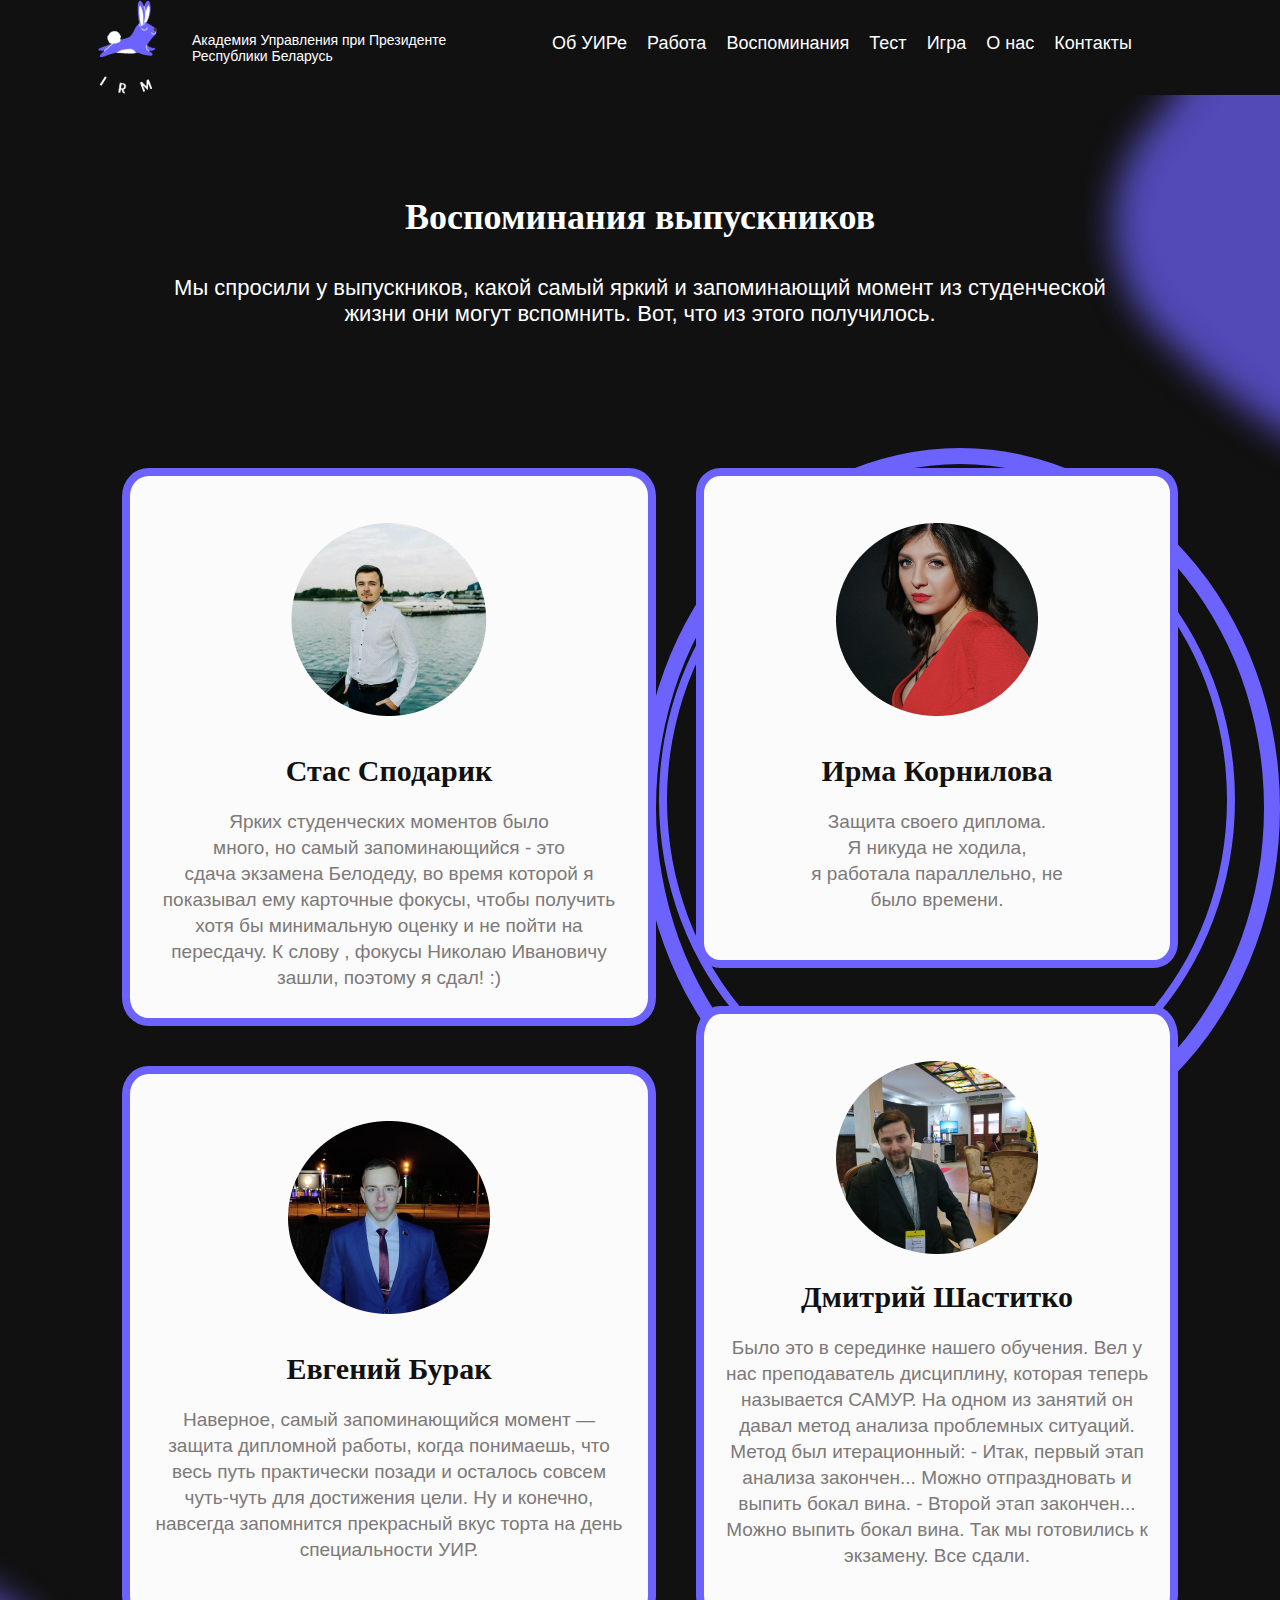
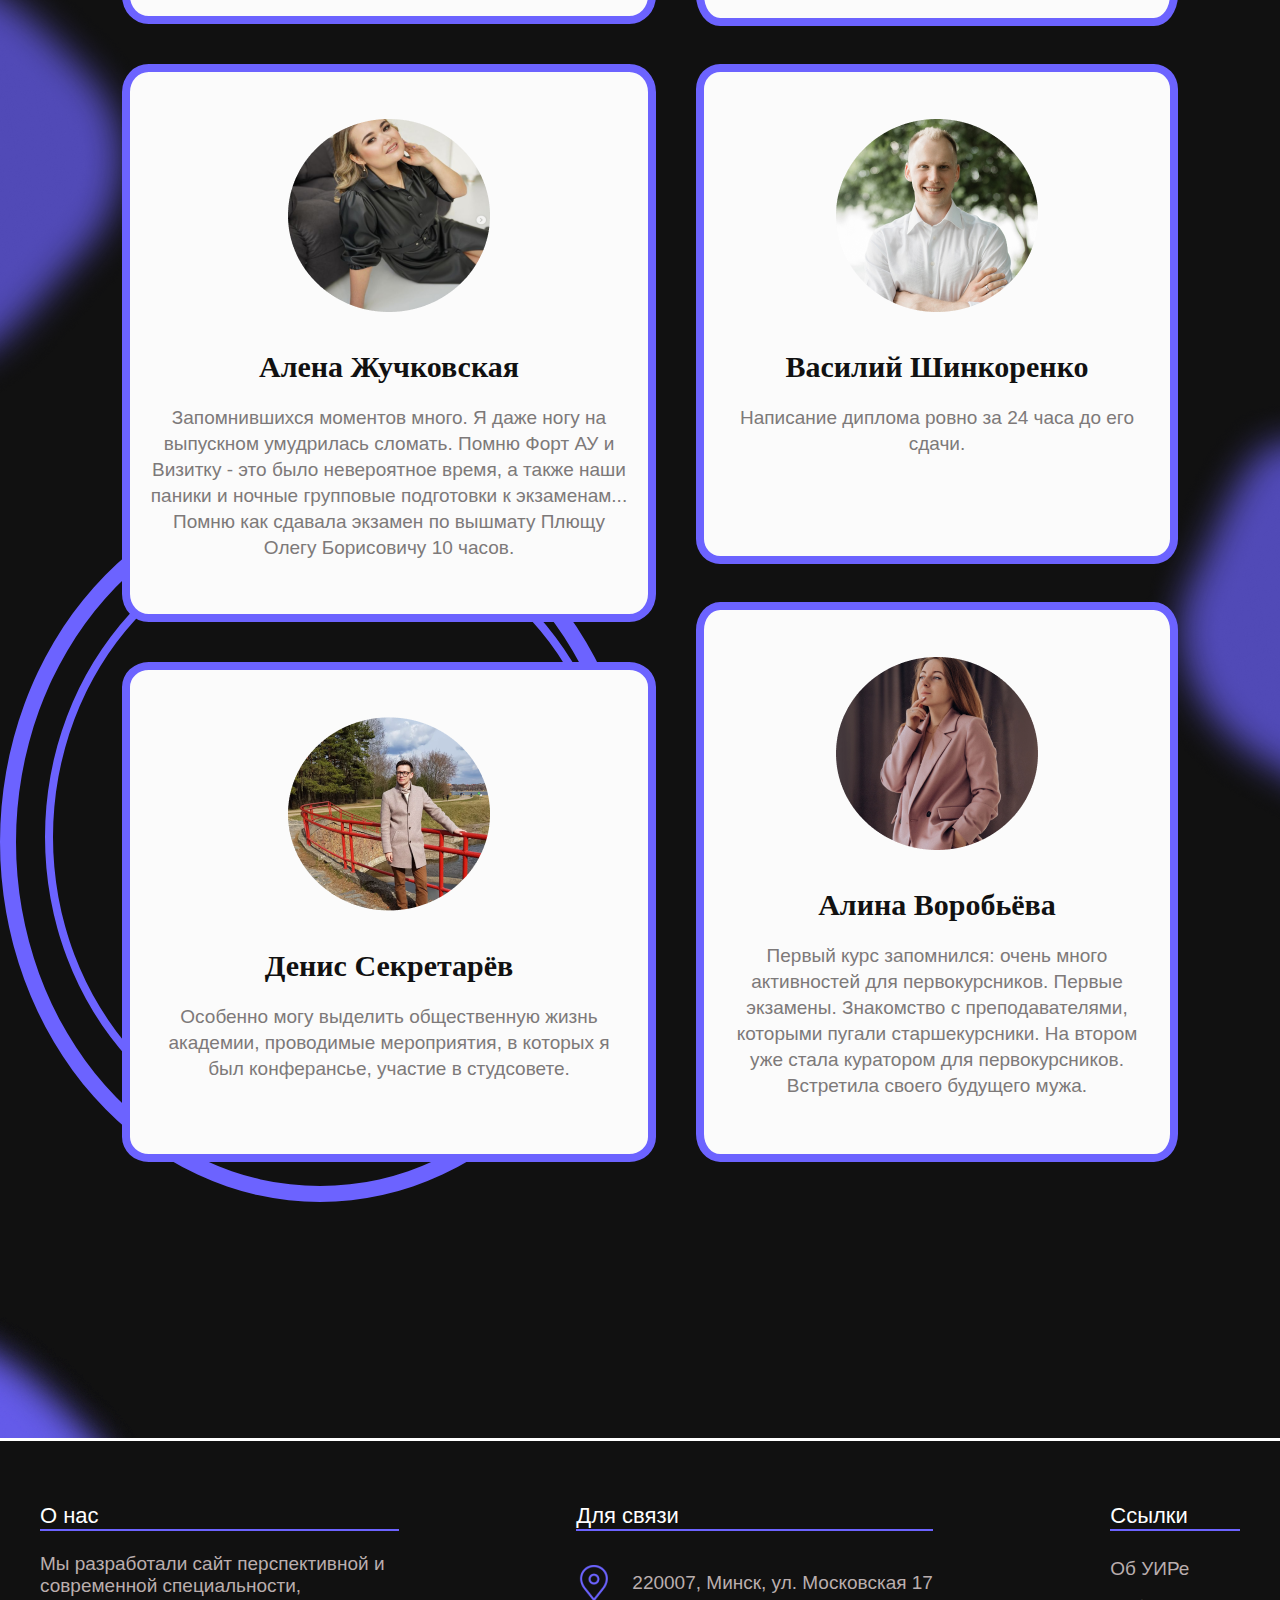
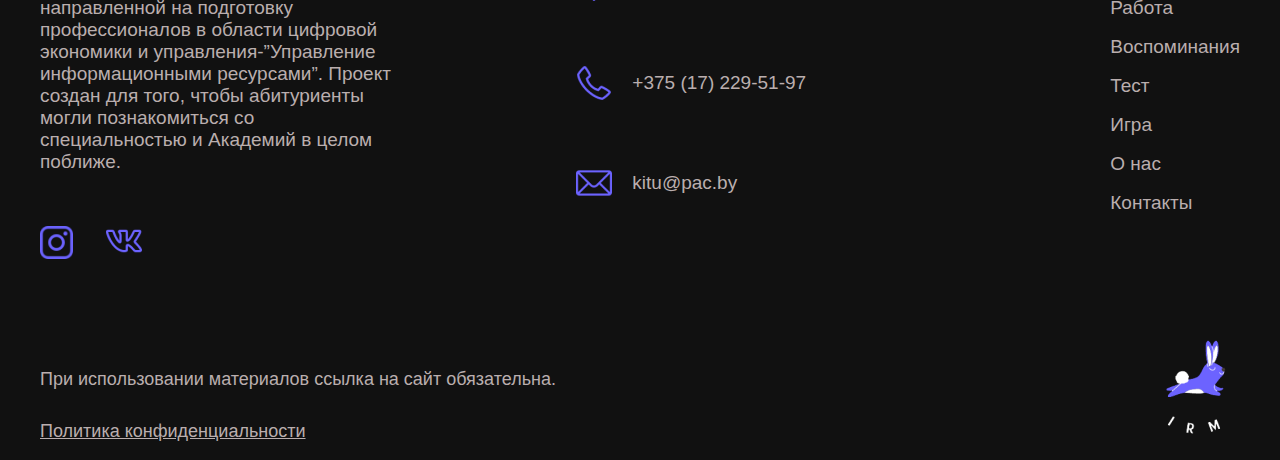
<file: memories/index.html>
<!DOCTYPE html>
<html lang="en">

<head>
    <meta charset="UTF-8">
    <meta http-equiv="X-UA-Compatible" content="IE=edge">
    <meta name="viewport" content="width: device-width">
    <link rel="shortcut icon" href="flavicon.png" type="image/png">
    <link rel="stylesheet" href ="style.css">
    <link rel="preconnect" href="https://fonts.googleapis.com">
    <link rel="preconnect" href="https://fonts.gstatic.com" crossorigin>
    <link href="https://fonts.google.com/share?selection.family=Cormorant%20Garamond:wght@700%7CRecursive" rel="stylesheet">
    <title>Воспоминания выпускников</title>
    <script>
        window.onload = function () {
        document.body.classList.add('loaded_hiding');
        window.setTimeout(function () {
        document.body.classList.add('loaded');
        document.body.classList.remove('loaded_hiding');
        }, 500);
        }
        </script>
</head>
<body>
    <section class="preloader">
        <div class="loader">
        <span style="--i:1;"></span>
        <span style="--i:2;"></span>
        <span style="--i:3;"></span>
        <span style="--i:4;"></span>
        <span style="--i:5;"></span>
        <span style="--i:6;"></span>
        <span style="--i:7;"></span>
        <span style="--i:8;"></span>
        <span style="--i:9;"></span>
        <span style="--i:10;"></span>
        <span style="--i:11"></span>
        <span style="--i:12;"></span>
        <span style="--i:13;"></span>
        <span style="--i:14;"></span>
        <span style="--i:15;"></span>
        <span style="--i:16;"></span>
        <span style="--i:17;"></span>
        <span style="--i:18;"></span>
        <span style="--i:19;"></span>
        <span style="--i:20;"></span>
        </div>
        </section>
    <header class="header1">
        <div class="container1">
        <div class="header__inner">
       <a href="https://uir-ay.github.io/main%20page/index.html"><img class="logo" src="logo.png"><a>
        <p class="text_menu">Академия Управления при Президенте Республики Беларусь</p>
        <nav class="menu">
        
        <a class="menu__link" href="https://uir-ay.github.io/about_uir/index.html">Об УИРе</a>
        <a class="menu__link" href="http://uir-ay.github.io/workplaces/workplace.html">Работа</a>
                            <a class="menu__link" href="https://uir-ay.github.io/memories/index.html">Воспоминания</a>
                            <a class="menu__link" href="https://uir-ay.github.io/quiz/index.html">Тест</a>
                            <a class="menu__link" href="https://uir-ay.github.io/game/index.html">Игра</a>
                            <a class="menu__link" href="https://uir-ay.github.io/about_team/index.html">О нас</a>
                            <a class="menu__link" href="https://uir-ay.github.io/main%20page/index.html#contacts">Контакты</a>
        </nav>
        </div>
        </div>
        <div class="container11">
            <input type="checkbox" id="check-menu">
            <label for="check-menu"><img class="logo_burger" src="logo2.png"><p>Управление информационными ресурсами</p></label>
            <div class="burger-line"></div>
            <div class="burger-line"></div>
            <div class="burger-line"></div>
            <div class="burger-line"></div>
            
            <nav class="main-menu">
           <a href="https://uir-ay.github.io/main%20page/index.html">Главная</a>
           <a href="https://uir-ay.github.io/about_uir/index.html">Об УИРе</a>
            <a href="http://uir-ay.github.io/workplaces/workplace.html">Работа</a>
            <a href="https://uir-ay.github.io/memories/index.html">Воспоминания</a>
            <a href="https://uir-ay.github.io/quiz/index.html">Тест</a>
            <a href="https://uir-ay.github.io/game/index.html">Игра</a>
            <a href="https://uir-ay.github.io/about_team/index.html">О нас</a>
            <a href="https://uir-ay.github.io/main%20page/index.html#contacts">Контакты</a>
            </nav>
            </div>
            
        </header>

        <div class="top_klyaksa"><img src="top_klyaksa.png"></div>
        <div class="text">
            <div class="text_big">Воспоминания выпускников</div>
            <div class="text_small">Мы спросили у выпускников, какой самый яркий и запоминающий момент из студенческой жизни они могут вспомнить. Вот, что из этого получилось.</div>
        </div>
        <div class="circles">
            <div class="circle1"></div>
            <div class="circle2"></div>
        </div>
        <div class="memories">
            <div class="block1">
                
                <div class="rectangle" style="border-radius: 5%; border: 8px solid #6C63FF;">
                    <div class="avatarka"><a href ="https://uir-ay.github.io/itechart/itechart.html"><img src="1.png"></a></div>
                    <div class="text_avaatar">
                        
                    </div>
                    <div class="text_avatar_big"><a href ="https://uir-ay.github.io/itechart/itechart.html">Стас Сподарик</a></div>
                    <div class="text_avatar_small">Ярких студенческих моментов было<br>много, но самый запоминающийся - это<br>сдача экзамена Белодеду, во время которой я показывал ему карточные фокусы, чтобы получить хотя бы минимальную оценку и не пойти на пересдачу. К слову , фокусы Николаю Ивановичу зашли, поэтому я сдал! :)</div>
                </div>
                <div class="rectangle_mini" style="border-radius: 5%; border: 8px solid #6C63FF;">
                    <div class="avatarka"><a href ="https://uir-ay.github.io/anzu/anzu.html"><img src="2.png"></a></div>
                    <div class="text_avatar_big"><a href ="https://uir-ay.github.io/anzu/anzu.html">Ирма Корнилова</a></div>
                    <div class="text_avatar_small">Защита своего диплома.<br>Я никуда не ходила,<br>я работала параллельно, не <br>было времени.</div>
                </div>
            </div>
            <div class="top_klyaksa2"><img src="top_klyaksa2.png"></div>
            <div class="block2">
                
                    <div class="rectangle" style="border-radius: 5%; border: 8px solid #6C63FF;">
                        <div class="avatarka"><a href="https://uir-ay.github.io/ministerstvo/ministerstvo.html"><img src="3.png"></a></div>
                        <div class="text_avatar_big"><a href ="https://uir-ay.github.io/ministerstvo/ministerstvo.html">Евгений Бурак</a></div>
                        <div class="text_avatar_small">Наверное, самый запоминающийся момент — защита дипломной работы, когда понимаешь, что весь путь практически позади и осталось совсем чуть-чуть для достижения цели. Ну и конечно, навсегда запомнится прекрасный вкус торта на день специальности УИР.</div>
                    </div>
              

                <div class="rectangle_mini1" style="border-radius: 5%; border: 8px solid #6C63FF;">
                    <div class="avatarka"><a href ="https://uir-ay.github.io/academy/academy.html"></a><img src="4.png"></div>
                    <div class="text_avatar_big"><a href="https://uir-ay.github.io/academy/academy.html">Дмитрий Шаститко</a></div>
                    <div class="text_avatar_small">Было это в серединке нашего обучения. Вел у нас преподаватель дисциплину, которая теперь называется САМУР. На одном из занятий он давал метод анализа проблемных ситуаций. Метод был итерационный:
                        - Итак, первый этап анализа закончен... Можно отпраздновать и выпить бокал вина.
                        - Второй этап закончен... Можно выпить бокал вина.
                        Так мы готовились к экзамену. Все сдали.</div>
                </div>
               
            </div>
            <div class="block1">
                
                <div class="rectangle" style="border-radius: 5%; border: 8px solid #6C63FF;">
                    <div class="avatarka"><a href ="https://uir-ay.github.io/softloft/softloft.html"><img src="5.png"></a></div>
                    <div class="text_avaatar">
                        
                    </div>
                    <div class="text_avatar_big"><a href ="https://uir-ay.github.io/softloft/softloft.html">Алена Жучковская</a></div>
                    <div class="text_avatar_small">Запомнившихся моментов много. Я даже ногу на выпускном умудрилась сломать. Помню Форт АУ и Визитку - это было невероятное время, а также наши паники и ночные групповые подготовки к экзаменам... Помню как сдавала экзамен по вышмату Плющу Олегу Борисовичу 10 часов.</div>
                </div>
                <div class="rectangle_mini" style="border-radius: 5%; border: 8px solid #6C63FF;">
                    <div class="avatarka"><a href =""><img src="6.png"></a></div>
                    <div class="text_avatar_big"><a href ="">Василий Шинкоренко</a></div>
                    <div class="text_avatar_small">Написание диплома ровно за 24 часа до его сдачи.</div>
                </div>
            </div>
            <div class="top_klyaksa3"><img src="top_klyaksa3.png"></div>
            <div class="circles_down">
                <div class="circle1_down"></div>
                <div class="circle2_down"></div>
            </div>
            <div class="block2">
                
                    <div class="rectangle1" style="border-radius: 5%; border: 8px solid #6C63FF;">
                        <div class="avatarka"><a href ="https://uir-ay.github.io/nceu/nceu.html"><img src="7.png"></a></div>
                        <div class="text_avatar_big"><a href ="https://uir-ay.github.io/nceu/nceu.html">Денис Секретарёв</a></div>
                        <div class="text_avatar_small">Особенно могу выделить общественную жизнь академии, проводимые мероприятия, в которых я был конферансье, участие в студсовете.</div>
                    </div>
              

                <div class="rectangle_mini2" style="border-radius: 5%; border: 8px solid #6C63FF;">
                    <div class="avatarka"><a href =""><img src="8.png"></a></div>
                    <div class="text_avatar_big"><a href ="">Алина Воробьёва</a></div>
                    <div class="text_avatar_small">Первый курс запомнился: очень много активностей для первокурсников. Первые экзамены. Знакомство с преподавателями, которыми пугали старшекурсники.
                        На втором уже стала куратором для первокурсников. Встретила своего будущего мужа.</div>
                </div>
               
            </div>
            <div class="top_klyaksa4"><img src="top_klyaksa2.png"></div>
           
        </div>
         <div class="top_klyaksa4"><img src="top_klyaksa2.png"></div>
         <div class="footer">
            <div class ="line1" style="width: 100%";></div>
            <div class ="container_footer">
            
            <div class="general">
            <div class="o_nas">
            <p class ="text1">О нас</p>
            <p class ="text_information">Мы разработали сайт перспективной и современной специальности, направленной на подготовку профессионалов в области цифровой экономики и управления-”Управление информационными ресурсами”. Проект создан для того, чтобы абитуриенты могли познакомиться со специальностью и Академий в целом поближе.</p>
            <div class="icons1_footer">
            <a href="https://www.instagram.com/uir.by"><img class="icon1_inst" src="instagram 1.png"></a>
            <a href="https://vk.com/uirby_2015"><img class="icon2_vk" src="vk 1.png"></a>
            </div>
            </div>
            
            <div class ="svyaz">
            <p class ="text2">Для связи</p>
            <div class="icons_3">
            <img class="icon3_locat" src="location 1.png"
            style: width: 28px;
            style: height: 29px;>
            <p class="text_locat">220007, Минск, ул. Московская 17</p>
            </div>
            
            <div class="icons_4">
            <img class="icon4_tel" src="phone-call 1.png"
            style: width: 31px;
            style: height: 29px;>
            <p class="text_tel">+375 (17) 229-51-97</p>
            </div>
            
            <div class="icons_5">
            <img class="icon5_mail" src="mail 1.png"
            style: width: 28px;
            style: height: 29px;>
            <p class="text_mail">kitu@pac.by</p>
            </div>
            </div>
            
            <div class="useful_links">
            <p class ="text3">Ссылки</p>
            <div class="links">
           <a class="footer__link" href="https://uir-ay.github.io/about_uir/index.html"><p class="text1__links_footer">Об УИРе</p></a>
        <a class="footer__link" href="http://uir-ay.github.io/workplaces/workplace.html"><p class="text2__links_footer">Работа</p></a>
        <a class="footer__link" href="https://uir-ay.github.io/memories/index.html"><p class="text3__links_footer">Воспоминания</p></a>
        <a class="footer__link" href="https://uir-ay.github.io/quiz/index.html"><p class="text4__links_footer">Тест</p></a>
        <a class="footer__link" href="https://uir-ay.github.io/game/index.html"><p class="text5__links_footer">Игра</p></a>
        <a class="footer__link" href="https://uir-ay.github.io/about_team/index.html"><p class="text6__links_footer">О нас</p></a>
                       <a class="footer__link" href="https://uir-ay.github.io/main%20page/index.html#contacts"><p class="text7__links_footer">Контакты</p></a>
            </div>
            </div>
            </div>
            
            <div class="texts_footer_down">
            <p class="text1_footer_down">При использовании материалов ссылка на сайт обязательна.</p>
            <p class="text2_footer_down">Политика конфиденциальности</p>
           
            </div>
            
            <div class="logo_footer1">
            <img class="logo_footer" src="logo.png">
            </div>
            
            
            </div>
            </div>
        </body>
</file>
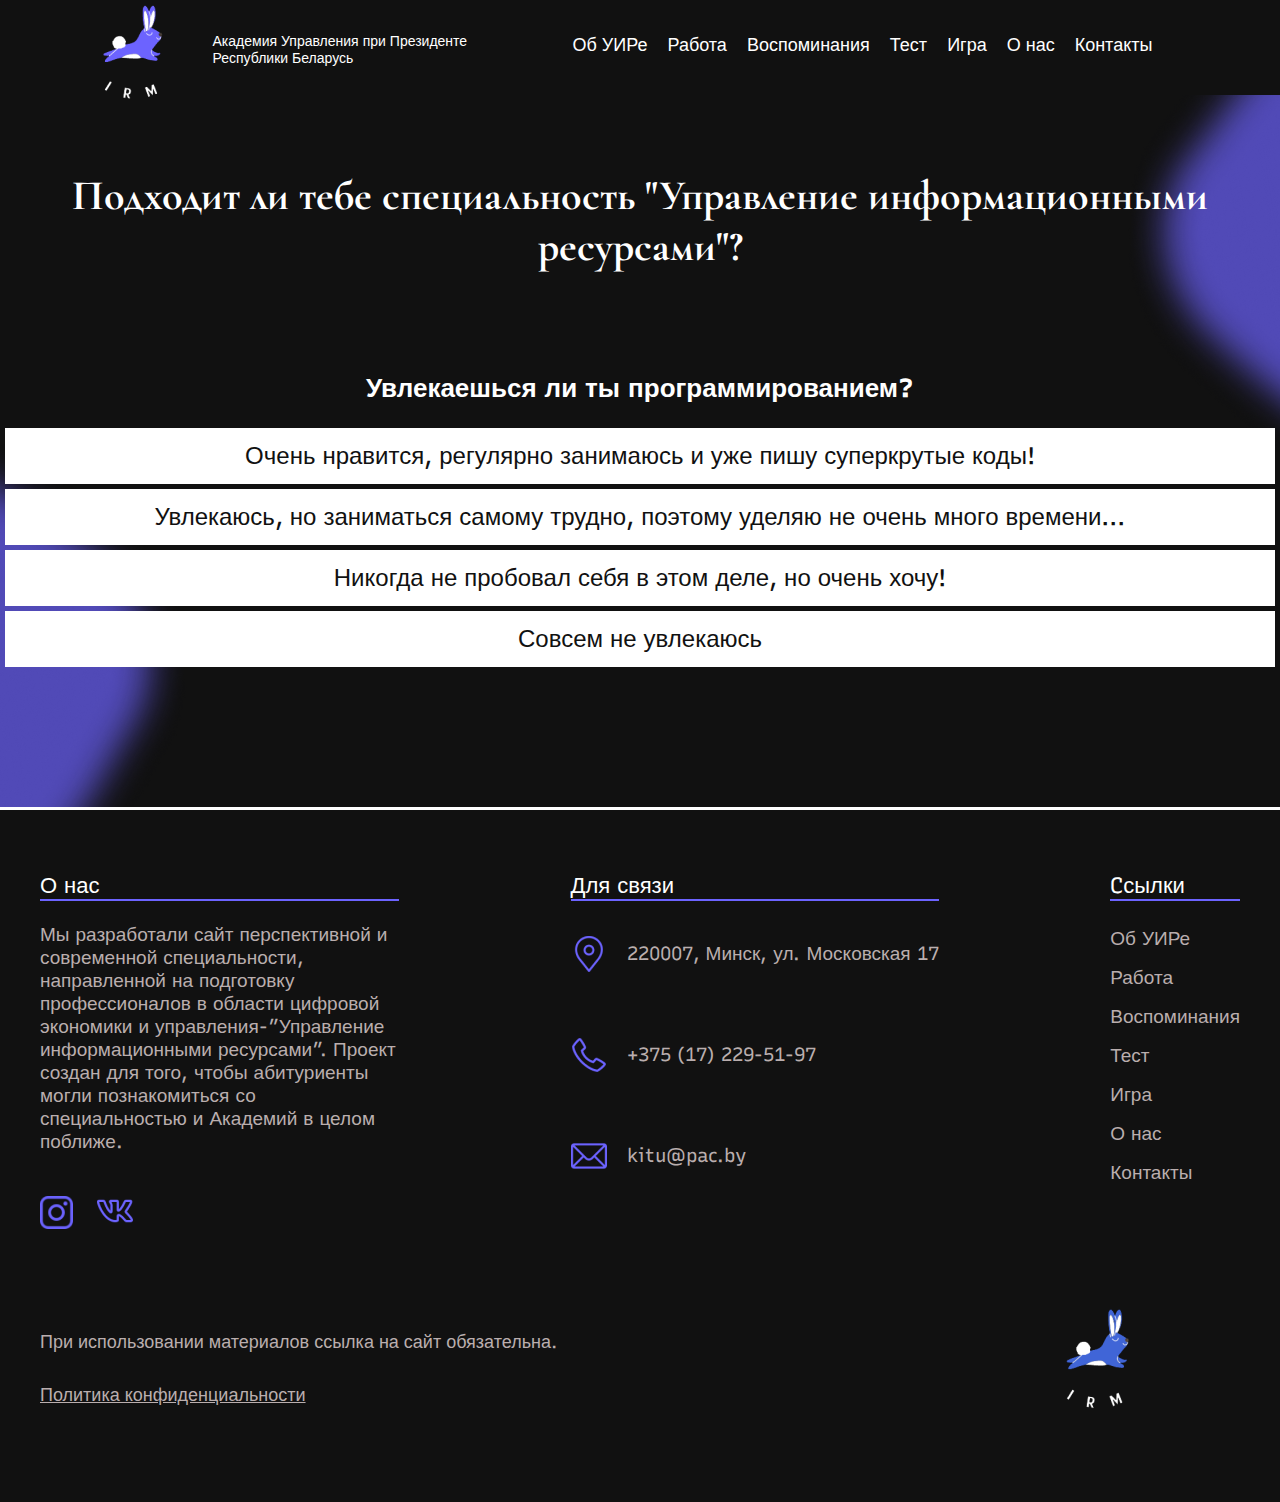
<file: quiz/index.html>
<!DOCTYPE html>
    <html lang="en">
    <head>
        <meta charset="UTF-8">
        <link rel="stylesheet" href="css/style.css">
        <link rel="preconnect" href="https://fonts.googleapis.com">
        <link rel="preconnect" href="https://fonts.gstatic.com" crossorigin>
        <link href="https://fonts.googleapis.com/css2?family=Cormorant+Garamond:wght@700&family=Recursive&display=swap" rel="stylesheet">
        <link rel="shortcut icon" href="css/flavicon.png" type="image/png">
        <title>Тест</title>
    </head>

    <body bgcolor="#111111">
	    <section class="preloader">
            <div class="loader">
                <span style="--i:1;"></span>
                <span style="--i:2;"></span>
                <span style="--i:3;"></span>
                <span style="--i:4;"></span>
                <span style="--i:5;"></span>
                <span style="--i:6;"></span>
                <span style="--i:7;"></span>
                <span style="--i:8;"></span>
                <span style="--i:9;"></span>
                <span style="--i:10;"></span>
                <span style="--i:11"></span>
                <span style="--i:12;"></span>
                <span style="--i:13;"></span>
                <span style="--i:14;"></span>
                <span style="--i:15;"></span>
                <span style="--i:16;"></span>
                <span style="--i:17;"></span>
                <span style="--i:18;"></span>
                <span style="--i:19;"></span>
                <span style="--i:20;"></span>
            </div>
          </section>
            <header class="header1">
            <div class="container">
                <div class="header__inner">

                    <a href="https://uir-ay.github.io/main%20page/index.html"><img class="logo" src="images/image_menu/logo2.png"><a>

                    <p class="text_menu">Академия Управления при Президенте Республики Беларусь</p>
                 
                    <nav class="menu">
                               <a class="menu__link" href="https://uir-ay.github.io/about_uir/index.html">Об УИРе</a>
        <a class="menu__link" href="http://uir-ay.github.io/workplaces/workplace.html">Работа</a>
                            <a class="menu__link" href="https://uir-ay.github.io/memories/index.html">Воспоминания</a>
                            <a class="menu__link" href="https://uir-ay.github.io/quiz/index.html">Тест</a>
                            <a class="menu__link" href="https://uir-ay.github.io/game/index.html">Игра</a>
                            <a class="menu__link" href="https://uir-ay.github.io/about_team/index.html">О нас</a>
                            <a class="menu__link" href="https://uir-ay.github.io/main%20page/index.html#contacts">Контакты</a>
                    </nav>
                </div>
            </div>
        </header>
        <div class="right_klyaksa"><img src="images/right.png"></div>
        <div class="left_klyaksa"><img src="images/left.png"></div> 
        <div class="test_nazv">Подходит ли тебе специальность "Управление информационными ресурсами"?</div>

        <main>
<div class="question"></div>
<ul class="answer"></ul>
       </main>

       <script src="js/quiz_data.js"></script>
       <script src="js/quiz_answer.js"></script>
       <script src="js/quiz_code.js"></script>
    
       <div class="footer">
        <div class ="line" style="width: 100%";></div>
          <div class ="container">
          
      <div class="general">
      <div class="o_nas">
      <p class ="text1">О нас</p>
      <p class ="text_information">Мы разработали сайт перспективной и современной специальности, направленной на подготовку профессионалов в области цифровой экономики и управления-”Управление информационными ресурсами”. Проект создан для того, чтобы абитуриенты могли познакомиться со специальностью и Академий в целом поближе.</p>
      <div class="icons1_footer">
      <a href="https://www.instagram.com/uir.by"><img class="icon1_inst" src="images/images_footer/instagram 1.png"></a>
      <a href="https://vk.com/uirby_2015"><img class="icon2_vk" src="images/images_footer/vk 1.png"></a>
      </div>
      </div>
      
      <div class ="svyaz">
      <p class ="text2">Для связи</p>
      <div class="icons_3">
      <img class="icon3_locat" src="images/images_footer/location 1.png"
      style: width: 28px;
      style: height: 29px;>
      <p class="text_locat">220007, Минск, ул. Московская 17</p>
      </div>
      
      <div class="icons_4">
      <img class="icon4_tel" src="images/images_footer/phone-call 1.png"
      style: width: 31px;
      style: height: 29px;>
      <p class="text_tel">+375 (17) 229-51-97</p>
      </div>
      
      <div class="icons_5">
      <img class="icon5_mail" src="images/images_footer/mail 1.png"
      style: width: 28px;
      style: height: 29px;>
      <p class="text_mail">kitu@pac.by</p>
      </div>
      </div>
      
      <div class="useful_links">
      <p class ="text3">Cсылки</p>
      <div class="links">
<a class="footer__link" href="https://uir-ay.github.io/about_uir/index.html"><p class="text1__links_footer">Об УИРе</p></a>
        <a class="footer__link" href="http://uir-ay.github.io/workplaces/workplace.html"><p class="text2__links_footer">Работа</p></a>
        <a class="footer__link" href="https://uir-ay.github.io/memories/index.html"><p class="text3__links_footer">Воспоминания</p></a>
        <a class="footer__link" href="https://uir-ay.github.io/quiz/index.html"><p class="text4__links_footer">Тест</p></a>
        <a class="footer__link" href="https://uir-ay.github.io/game/index.html"><p class="text5__links_footer">Игра</p></a>
        <a class="footer__link" href="https://uir-ay.github.io/about_team/index.html"><p class="text6__links_footer">О нас</p></a>
		
        <a class="footer__link" href="https://uir-ay.github.io/main%20page/index.html#contacts"><p class="text7__links_footer">Контакты</p></a>
      </div>
      </div>
      </div>   
      
      <div class="texts_footer_down">
      <p class="text1_footer_down">При использовании материалов ссылка на сайт обязательна.</p>
      <p class="text2_footer_down">Политика конфиденциальности</p>
      
      </div>
      
      <div class="logo_footer1">
      <img class="logo_footer" src="images/images_footer/logo.png">
      </div>
      
      
      </div>
      </div>

      <div class="container11">
        <input type="checkbox" id="check-menu">
        <label for="check-menu"><img class="logo_burger" src="css/logo2.png"><p>Управление информационными ресурсами</p></label>
        <div class="burger-line"></div>
        <div class="burger-line"></div>
        <div class="burger-line"></div>
        <div class="burger-line"></div>
        
        <nav class="main-menu">
	    <a href="https://uir-ay.github.io/main%20page/index.html">Главная</a>
            <a href="https://uir-ay.github.io/about_uir/index.html">Об УИРЕ</a>
            <a href="http://uir-ay.github.io/workplaces/workplace.html">Работа</a>
            <a href="https://uir-ay.github.io/memories/index.html">Воспоминания</a>
            <a href="https://uir-ay.github.io/quiz/index.html">Тест</a>
            <a href="https://uir-ay.github.io/game/index.html">Игра</a>
            <a href="https://uir-ay.github.io/about_team/index.html">О нас</a>
            <a href="https://uir-ay.github.io/main%20page/index.html#contacts">Контакты</a>
        </nav>


    </body>
    </html>
</file>
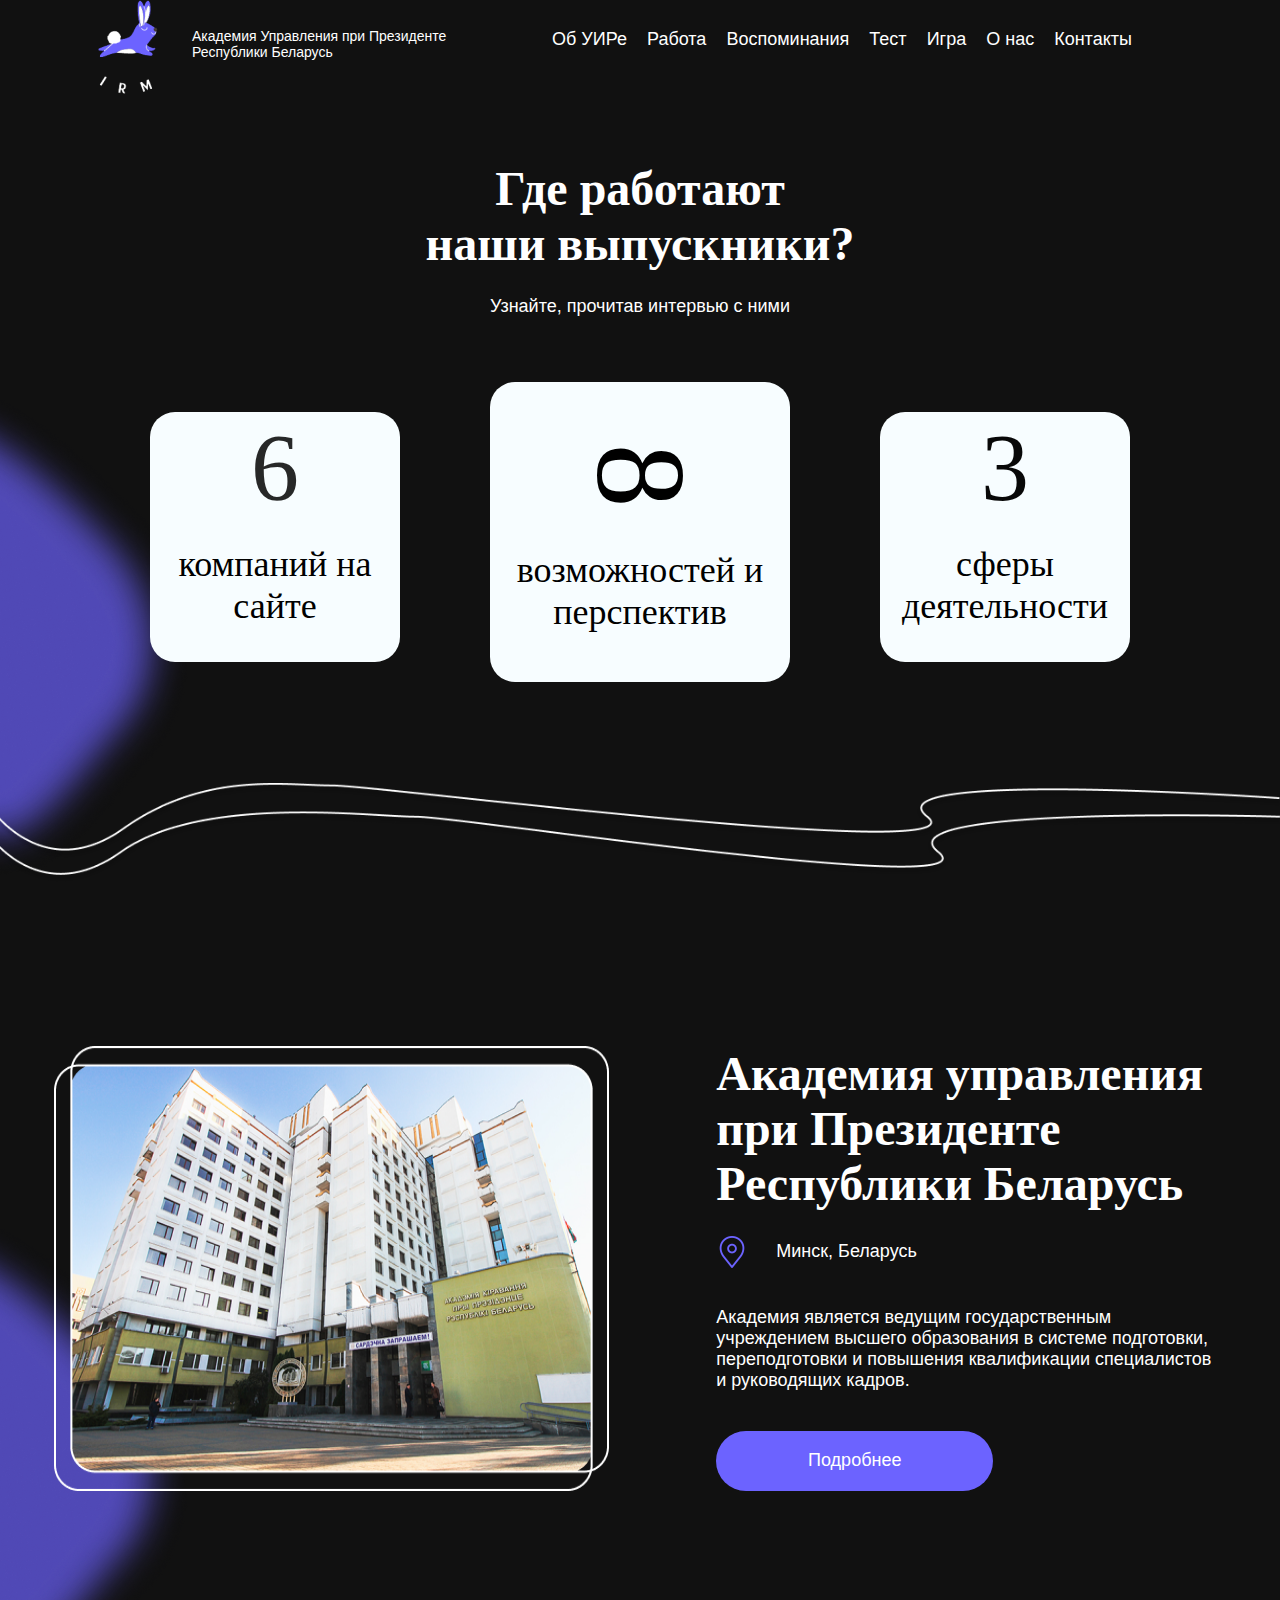
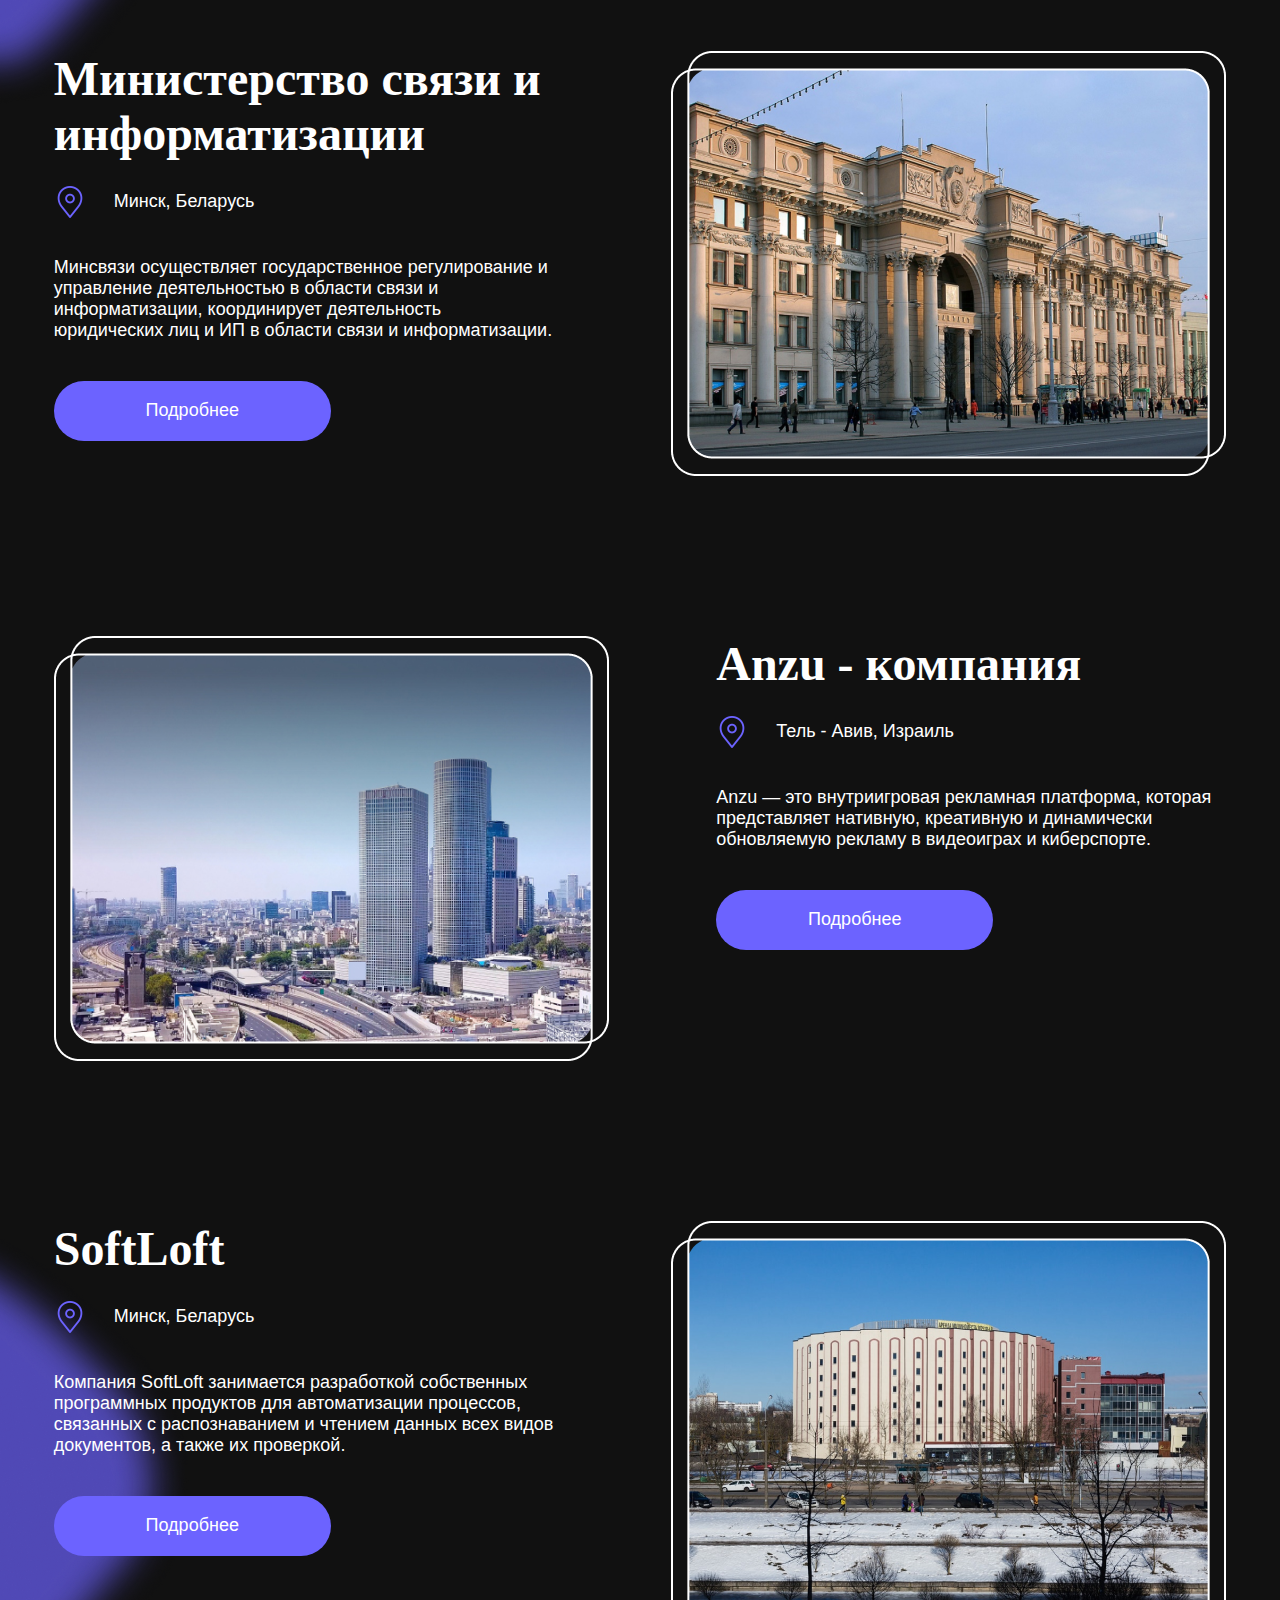
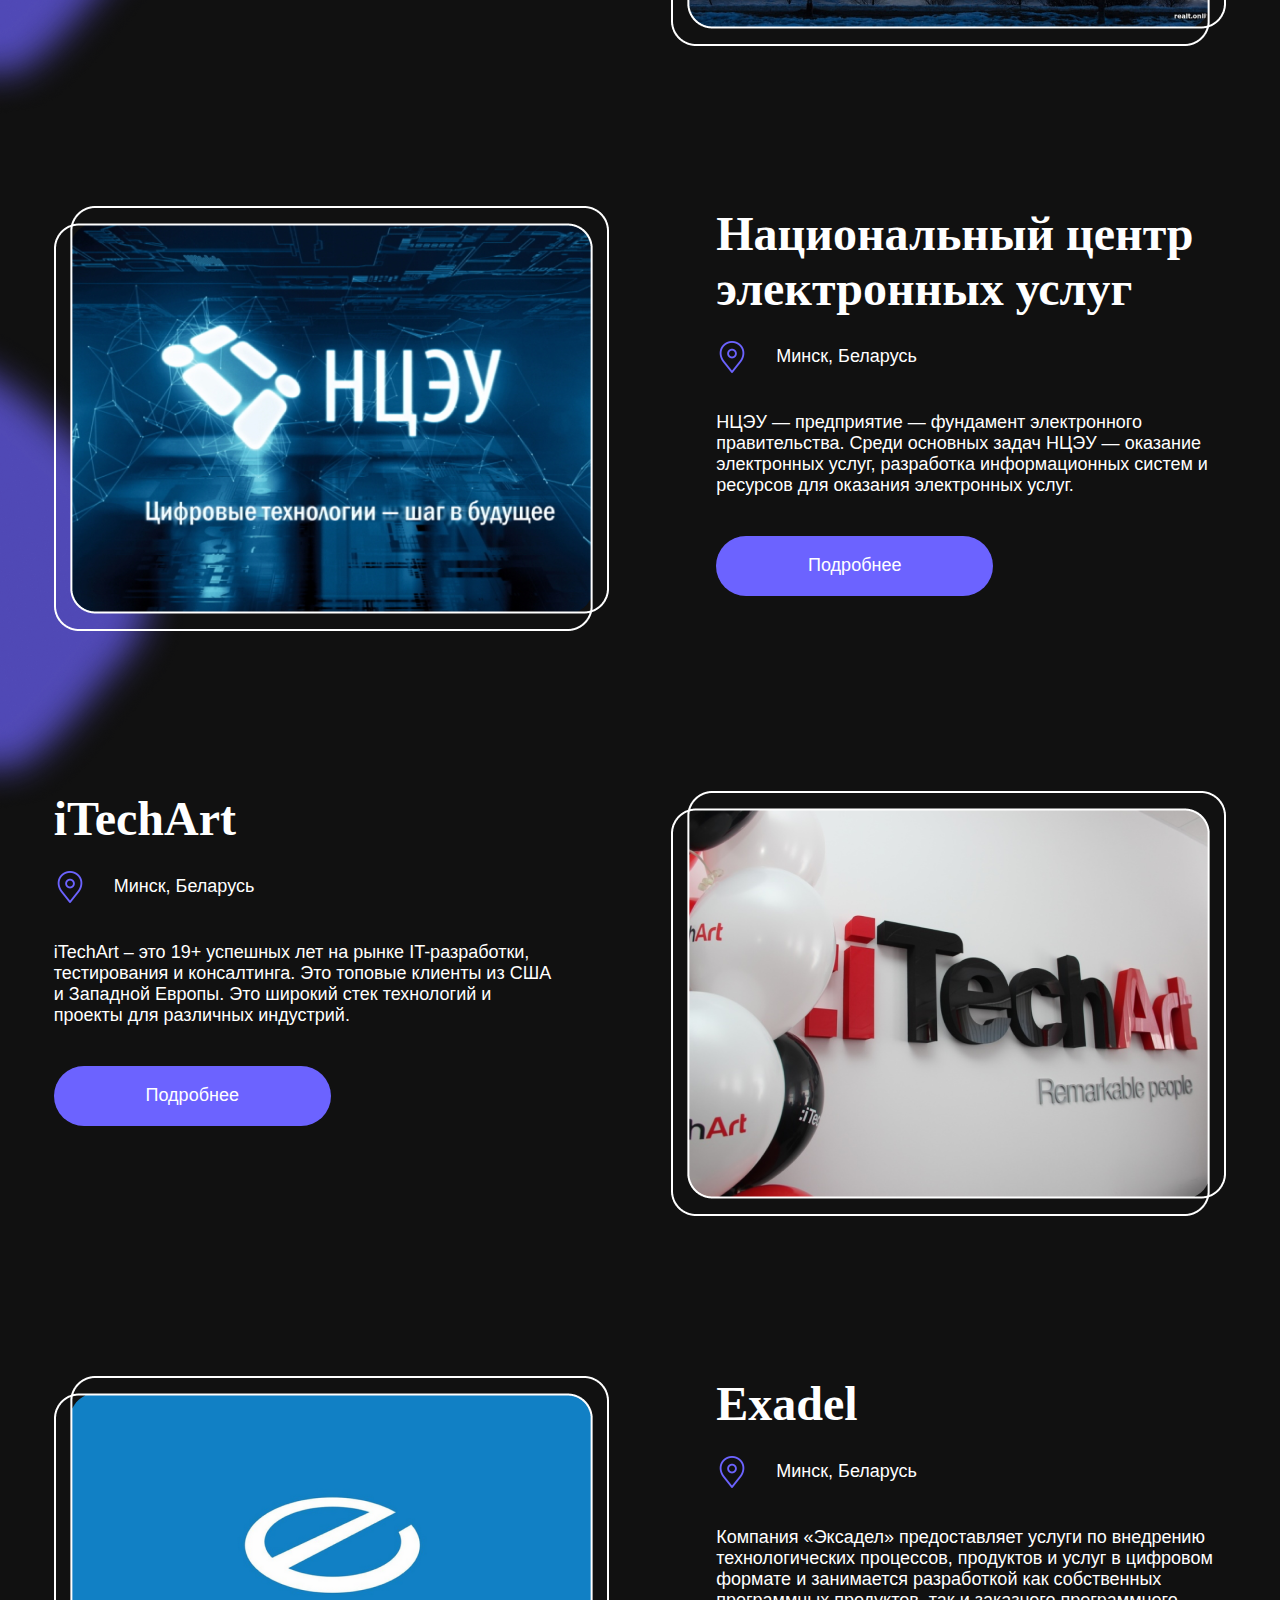
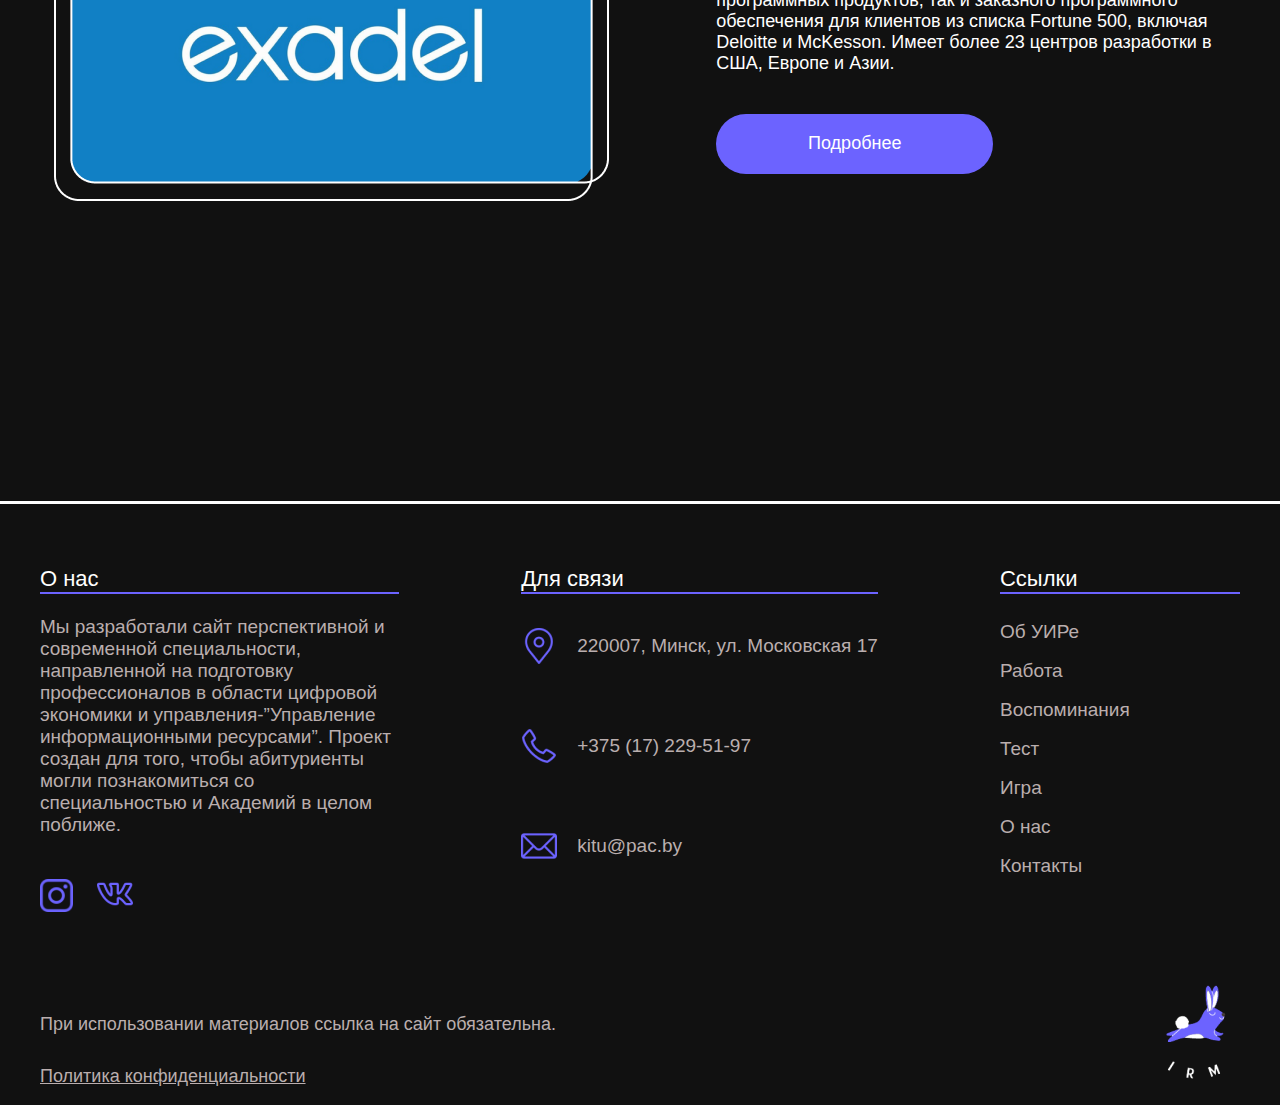
<file: workplaces/workplace.html>
<!DOCTYPE html>
<html lang="en">
<head>
<meta charset="UTF-8">
<meta http-equiv="X-UA-Compatible" content="IE=edge">
<meta name="viewport" content="width:1200">
<link rel="shortcut icon" href="pictures/flavicon.png" type="image/png">
<link rel="stylesheet" href="workplace.css">
<link rel="preconnect" href="https://fonts.googleapis.com">
<link rel="preconnect" href="https://fonts.gstatic.com" crossorigin>
<link href="https://fonts.google.com/share?selection.family=Cormorant%20Garamond:wght@700%7CRecursive:wght@300" rel="stylesheet">
<title>Места работы</title>
<script>
  window.onload = function () {
  document.body.classList.add('loaded_hiding');
  window.setTimeout(function () {
  document.body.classList.add('loaded');
  document.body.classList.remove('loaded_hiding');
  }, 500);
  }
  </script>
</head>
<body>
  <section class="preloader">
        <div class="loader">
        <span style="--i:1;"></span>
        <span style="--i:2;"></span>
        <span style="--i:3;"></span>
        <span style="--i:4;"></span>
        <span style="--i:5;"></span>
        <span style="--i:6;"></span>
        <span style="--i:7;"></span>
        <span style="--i:8;"></span>
        <span style="--i:9;"></span>
        <span style="--i:10;"></span>
        <span style="--i:11"></span>
        <span style="--i:12;"></span>
        <span style="--i:13;"></span>
        <span style="--i:14;"></span>
        <span style="--i:15;"></span>
        <span style="--i:16;"></span>
        <span style="--i:17;"></span>
        <span style="--i:18;"></span>
        <span style="--i:19;"></span>
        <span style="--i:20;"></span>
        </div>
        </section>
<header class="header1">
<div class="container">
<div class="header__inner">

<a href="https://uir-ay.github.io/main%20page/index.html"><img class="logo" src="pictures/logo.png"><a>
        <p class="text_menu">Академия Управления при Президенте Республики Беларусь</p>
        <nav class="menu">
        <a class="menu__link" href="https://uir-ay.github.io/about_uir/index.html">Об УИРе</a>
        <a class="menu__link" href="http://uir-ay.github.io/workplaces/workplace.html">Работа</a>
                            <a class="menu__link" href="https://uir-ay.github.io/memories/index.html">Воспоминания</a>
                            <a class="menu__link" href="https://uir-ay.github.io/quiz/index.html">Тест</a>
                            <a class="menu__link" href="https://uir-ay.github.io/game/index.html">Игра</a>
                            <a class="menu__link" href="https://uir-ay.github.io/about_team/index.html">О нас</a>
                            <a class="menu__link" href="https://uir-ay.github.io/main%20page/index.html#contacts">Контакты</a>
</nav>
</div>
</div>
</header>
<div class="container11">
            <input type="checkbox" id="check-menu">
            <label class="burger" for="check-menu"><img class="logo_burger" src="pictures/logo2.png"><p>Управление информационными ресурсами</p></label>
            <div class="burger-line"></div>
            <div class="burger-line"></div>
            <div class="burger-line"></div>
            <div class="burger-line"></div>
            
            <nav class="main-menu">
            <a href="https://uir-ay.github.io/main%20page/index.html">Главная</a>
            <a href="https://uir-ay.github.io/about_uir/index.html">Об УИРе</a>
            <a href="http://uir-ay.github.io/workplaces/workplace.html">Работа</a>
            <a href="https://uir-ay.github.io/memories/index.html">Воспоминания</a>
            <a href="https://uir-ay.github.io/quiz/index.html">Тест</a>
            <a href="https://uir-ay.github.io/game/index.html">Игра</a>
            <a href="https://uir-ay.github.io/about_team/index.html">О нас</a>
            <a href="https://uir-ay.github.io/main%20page/index.html#contacts">Контакты</a>
            </nav>
            </div>

<div class="block1_circle_right">
<img class="block1_circle_right" src="../workplaces/pictures/Ellipse_right.png">
</div>
<div class="block1">
<div class="main_title">
<div class="title_main">Где работают<br>наши выпускники?</div>
<div class="undertitle">Узнайте, прочитав интервью с ними</div>
</div>
<div class="rectangles">
<img class="block1_circle_left" src="../workplaces/pictures/Ellipse_left.png">
<div class="side_rectangle">
<div class="text_rectangle">
<div class="number">7</div>


<div class="undertitle_rectangle">компаний на сайте</div>
</div>
</div>
<div class="center_rectangle">
<div class="text_rectangle">
<div class="title_big_rectlangle">8</div>
<div class="undertitle_big_rectangle">возможностей и перспектив</div>
</div>
</div>
<div class="side_rectangle">
<div class="text_rectangle">
<div class="number">3</div>
<div class="undertitle_rectangle">сферы деятельности</div>
</div>
</div>
</div>
</div>
<script src="https://ajax.googleapis.com/ajax/libs/jquery/2.2.4/jquery.min.js"></script>
<script src="../workplaces/jquery.spincrement.min.js"></script>
<script src="../workplaces/custom.js"></script>
<img class="lines" src="../workplaces/pictures/lines.png" style="width: 100%;">
<div class="block_image">
<img class="image_company" src="../workplaces/pictures/academy.png">
<div class="text">
<div class="title">Академия управления при Президенте Республики Беларусь</div>
<img class="block1_circle_left" src="../workplaces/pictures/Ellipse_left.png">
<div class="undertitle">
<div class="first_string">
<a class="location_link" href="https://www.google.com/maps/place/%D0%90%D0%BA%D0%B0%D0%B4%D1%8D%D0%BC%D1%96%D1%8F+%D0%BA%D1%96%D1%80%D0%B0%D0%B2%D0%B0%D0%BD%D0%BD%D1%8F+%D0%BF%D1%80%D1%8B+%D0%9F%D1%80%D1%8D%D0%B7%D1%96%D0%B4%D1%8D%D0%BD%D1%86%D0%B5+%D0%A0%D1%8D%D1%81%D0%BF%D1%83%D0%B1%D0%BB%D1%96%D0%BA%D1%96+%D0%91%D0%B5%D0%BB%D0%B0%D1%80%D1%83%D1%81%D1%8C/@53.8877732,27.5364973,19.34z/data=!4m5!3m4!1s0x46dbd01fe35b7e8b:0xa2d4d63dbf497471!8m2!3d53.8865678!4d27.5387032"><img src="../workplaces/pictures/location.png"></a>
<div class="text_image">Минск, Беларусь</div>
</div>
<div class="other_string">
<p class="text_string">Академия является ведущим государственным учреждением высшего образования в системе подготовки, переподготовки и повышения квалификации специалистов и руководящих кадров.</p>
</div>
<div class="button"><a class="button_card" href="http://UIR-AY.github.io/academy/academy.html"><div class="text_button">Подробнее</div></a></div>
</div>
</div>
</div>
<div class="block1_circle_right">
<img class="block1_circle_right" src="../workplaces/pictures/Ellipse_right.png">
</div>
<div
class="block_image_right">
<div class="text">
<div class="title">Министерство связи и информатизации</div>
<div class="undertitle">
<div class="first_string">
<a class="location_link" href="https://www.google.com/maps?q=%D0%BC%D0%B8%D0%BD%D0%B8%D1%81%D1%82%D0%B5%D1%80%D1%81%D1%82%D0%B2%D0%BE+%D0%B8%D0%BD%D1%84%D0%BE%D1%80%D0%BC%D0%B0%D1%82%D0%B8%D0%B7%D0%B0%D1%86%D0%B8%D0%B8+%D1%80%D0%B1&um=1&ie=UTF-8&sa=X&ved=2ahUKEwjnxNn_7aT3AhUF7qQKHWelA8AQ_AUoA3oECAIQBQ"><img src="../workplaces/pictures/location.png"></a>
<div class="text_image">Минск, Беларусь</div>
</div>
<div class="other_string">
<div class="text_string">Минсвязи осуществляет государственное регулирование и управление деятельностью в области связи и информатизации, координирует деятельность юридических лиц и ИП в области связи и информатизации.</div>
</div>
<div class="button"><a class="button_card" href="http://UIR-AY.github.io/ministerstvo/ministerstvo.html"><div class="text_button">Подробнее</div></a></div>
</div>
</div>
<img class="image_company" src="../workplaces/pictures/ministerstvo.png">
</div>
<div class="block_image">
<img class="image_company" src="../workplaces/pictures/anzu.png">
<div class="text">
<div class="title">Anzu - компания</div>
<div class="undertitle">
<div class="first_string">
<a class="location_link" href="https://www.google.com/maps?q=anzu+company&um=1&ie=UTF-8&sa=X&ved=2ahUKEwiVv-zq7qT3AhXjsaQKHRSsDOEQ_AUoAnoECAEQBA"><img src="../workplaces/pictures/location.png"></a>
<div class="text_image">Тель - Авив, Израиль</div>
</div>
<div class="other_string">
<div class="text_string">Anzu — это внутриигровая рекламная платформа, которая представляет нативную, креативную и динамически обновляемую рекламу в видеоиграх и киберспорте.</div>
</div>
<div class="button"><a class="button_card" href="http://UIR-AY.github.io/anzu/anzu.html"><div class="text_button">Подробнее</div></a></div>
</div>
</div>
</div>
<div class="block1_circle_right">
<img class="block1_circle_right" src="../workplaces/pictures/Ellipse_right.png">
</div>
<div class="block_image_right">
<img class="block1_circle_left" src="../workplaces/pictures/Ellipse_left.png">
<div class="text">
<div class="title">SoftLoft</div>
<div class="undertitle">
<div class="first_string">
<a class="location_link" href="https://www.google.com/maps/place/%D0%BF%D0%B5%D1%80%D0%B5%D1%83%D0%BB%D0%BE%D0%BA+%D0%9A%D0%BE%D0%B7%D0%BB%D0%BE%D0%B2%D0%B0+29,+%D0%9C%D0%B8%D0%BD%D1%81%D0%BA/@53.906069,27.6065884,17z/data=!3m1!4b1!4m5!3m4!1s0x46dbce5261e5bf33:0x759bdae9dee1d11a!8m2!3d53.906069!4d27.6087771?hl=ru"><img src="../workplaces/pictures/location.png"></a>
<div class="text_image">Минск, Беларусь</div>
</div>
<div class="other_string">
<div class="text_string">Компания SoftLoft занимается разработкой собственных программных продуктов для автоматизации процессов, связанных с распознаванием и чтением данных всех видов документов, а также их проверкой.</div>
</div>
<div class="button"><a class="button_card" href="http://UIR-AY.github.io/softloft/softloft.html"><div class="text_button">Подробнее</div></a></div>
</div>
</div>
<img class="image_company" src="../workplaces/pictures/softloft.png">
</div>
<div class="block_image">
<img class="image_company" src="../workplaces/pictures/nceu.png">
<div class="text">
<div class="title">Национальный центр электронных услуг</div>
<img class="block1_circle_left" src="../workplaces/pictures/Ellipse_left.png">
<div class="undertitle">
<div class="first_string">
<a class="location_link" href="https://www.google.com/maps?q=%D0%BD%D1%86%D1%8D%D1%83+%D1%80%D0%B1&sxsrf=APq-WBuA4R0HK_z5uFh-4hpIL3egwLwkLg:1650534273767&uact=5&gs_lcp=[base64]&um=1&ie=UTF-8&sa=X&ved=2ahUKEwjKjtPO76T3AhXUOuwKHdErCnwQ_AUoAnoECAIQBA"><img src="../workplaces/pictures/location.png"></a>
<div class="text_image">Минск, Беларусь</div>
</div>
<div class="other_string">
<div class="text_string">НЦЭУ — предприятие — фундамент электронного правительства. Среди основных задач НЦЭУ — оказание электронных услуг, разработка информационных систем и ресурсов для оказания электронных услуг.</div>
</div>
<div class="button"><a class="button_card" href="http://UIR-AY.github.io/nceu/nceu.html"><div class="text_button">Подробнее</div></a></div>
</div>
</div>
</div>
<div class="block_image_right">
<div class="text">
<div class="title">iTechArt</div>
<div class="undertitle">
<div class="first_string">
<a class="location_link" href="https://www.google.com/maps?q=iTechArt&um=1&ie=UTF-8&sa=X&ved=2ahUKEwjr3KPz76T3AhVOtKQKHbO1CRQQ_AUoAnoECAIQBA"><img src="../workplaces/pictures/location.png"></a>
<div class="text_image">Минск, Беларусь</div>
</div>
<div class="other_string">
<div class="text_string">iTechArt – это 19+ успешных лет на рынке IT-разработки, тестирования и консалтинга. Это топовые клиенты из США и Западной Европы. Это широкий стек технологий и проекты для различных индустрий.</div>
</div>
<div class="button"><a class="button_card" href="http://UIR-AY.github.io/itechart/itechart.html"><div class="text_button">Подробнее</div></a></div>
</div>
</div>
<img class="image_company" src="../workplaces/pictures/itechart.png">
</div>
<div class="block1_circle_right">
<img class="block1_circle_right" src="../workplaces/pictures/Ellipse_right.png">
</div>
<div class="block_image">
<img class="image_company" src="../workplaces/pictures/exadel.png">
<div class="text">
<div class="title">Exadel</div>
<div class="undertitle">
<div class="first_string">
<a class="location_link" href="https://www.google.com/maps/search/exadel/@53.8813229,27.4797031,12z/data=!3m1!4b1"><img src="../workplaces/pictures/location.png"></a>
<div class="text_image">Минск, Беларусь</div>
</div>
<div class="other_string">
<div class="text_string">Компания «Эксадел» предоставляет услуги по внедрению технологических процессов, продуктов и услуг в цифровом формате и занимается разработкой как собственных программных продуктов, так и заказного программного обеспечения для клиентов из списка Fortune 500, включая Deloitte и McKesson. Имеет более 23 центров разработки в США, Европе и Азии.</div>
</div>
<div class="button"><a class="button_card" href="http://UIR-AY.github.io/exadel/exadel.html"><div class="text_button">Подробнее</div></a></div>
</div>
</div>
</div>
<div class="footer">
  <div class ="line" style="width: 100%";></div>
  <div class ="container_footer">
  
  <div class="general">
  <div class="o_nas">
  <p class ="text1">О нас</p>
  <p class ="text_information">Мы разработали сайт перспективной и современной специальности, направленной на подготовку профессионалов в области цифровой экономики и управления-”Управление информационными ресурсами”. Проект создан для того, чтобы абитуриенты могли познакомиться со специальностью и Академий в целом поближе.</p>
  <div class="icons1_footer">
  <a href="https://www.instagram.com/uir.by"><img class="icon1_inst" src="pictures/instagram 1.png"></a>
  <a href="https://vk.com/uirby_2015"><img class="icon2_vk" src="pictures/vk 1.png"></a>
  </div>
  </div>
  
  <div class ="svyaz">
  <p class ="text2">Для связи</p>
  <div class="icons_3">
  <img class="icon3_locat" src="pictures/location 1.png"
  style: width: 28px;
  style: height: 29px;>
  <p class="text_locat">220007, Минск, ул. Московская 17</p>
  </div>
  
  <div class="icons_4">
  <img class="icon4_tel" src="pictures/phone-call 1.png"
  style: width: 31px;
  style: height: 29px;>
  <p class="text_tel">+375 (17) 229-51-97</p>
  </div>
  
  <div class="icons_5">
  <img class="icon5_mail" src="pictures/mail 1.png"
  style: width: 28px;
  style: height: 29px;>
  <p class="text_mail">kitu@pac.by</p>
  </div>
  </div>
  
  <div class="useful_links">
  <p class ="text3">Ссылки</p>
  <div class="links">
  <a class="footer__link" href="https://uir-ay.github.io/about_uir/index.html"><p class="text1__links_footer">Об УИРе</p></a>
        <a class="footer__link" href="http://uir-ay.github.io/workplaces/workplace.html"><p class="text2__links_footer">Работа</p></a>
        <a class="footer__link" href="https://uir-ay.github.io/memories/index.html"><p class="text3__links_footer">Воспоминания</p></a>
        <a class="footer__link" href="href="https://uir-ay.github.io/quiz/index.html"><p class="text4__links_footer">Тест</p></a>
        <a class="footer__link" href="https://uir-ay.github.io/game/index.html"><p class="text5__links_footer">Игра</p></a>
        <a class="footer__link" href="https://uir-ay.github.io/about_team/index.html"><p class="text6__links_footer">О нас</p></a>
         <a class="footer__link" href="https://uir-ay.github.io/main%20page/index.html#contacts"><p class="text7__links_footer">Контакты</p></a>
  </div>
  </div>
  </div>
  
  <div class="texts_footer_down">
  <p class="text1_footer_down">При использовании материалов ссылка на сайт обязательна.</p>
  <p class="text2_footer_down">Политика конфиденциальности</p>
  
  </div>
  
  <div class="logo_footer1">
  <img class="logo_footer" src="pictures/logo.png">
  </div>
  
  
  </div>
  </div>
</body>
</html>
</file>
<file: about_team/style.css>
body{
    margin: 0;
    font-size: 50px;
    color: #333;
    background-color: #111111;
    width: 100%;
    background-size: 100%;
    
}
*,
*,
    *:before,
    *:after{
    -webkit-box-sizing: border-box;
    box-sizing: border-box;
    }
    h1,h2,h3,h4,h5,h6{
    margin: 0;
    }
.container {
display: flex;
justify-content: left;
flex-direction: column;
}
.container, .container_footer {
width: 100%;
max-width: 1200px;
margin: 0 auto;
}
    .container1, .container{
        width: 100%;
        max-width: 1200px;
        margin: 0 auto;
    }
    
    .btn_play-again-btn{
background-color: #6C63FF;
    }
    .container11{
        display: none;
    }
    section {
        position: fixed;
        display: flex;
        justify-content: center;
        align-items: center;
        min-height: 100vh;
        width: 100vw;
        background: #111111;
        animation: animateBg 10s linear infinite;
        z-index: 1001;
        }
        
        @keyframes animateBg {
        0% {
        filter: hue-rotate(0deg);
        }
        100% {
        filter: hue-rotate(360deg);
        }
        }
        
        section .loader {
        position: relative;
        width: 85px;
        height: 85px;
        }
        
        section .loader span {
        position: absolute;
        top: 0;
        left: 0;
        width: 100%;
        height: 100%;
        transform: rotate(calc(18deg * var(--i)));
        }
        
        section .loader span::before {
        content: '';
        position: absolute;
        top: 0;
        left: 0;
        width: 15px;
        height: 15px;
        border-radius: 50%;
        background: #6C63FF;
        box-shadow: 0 0 10px #6C63FF,
        0 0 20px #7872ef,
        0 0 40px #a29ef0,
        0 0 60px #aeace0,
        0 0 80px #7876a6,
        0 0 100px #6C63FF;
        animation: animate 2s linear infinite;
        animation-delay: calc(0.1s * var(--i));
        }
        
        @keyframes animate {
        0% {
        transform: scale(1);
        }
        80%, 100% {
        transform: scale(0);
        }
        }
        
        
        .loaded_hiding .preloader {
        transition: 0.3s opacity;
        opacity: 0;
        }
        
        .loaded .preloader {
        display: none;
        }
    /*header*/
    
    .header1{
        width: 100%;    
        display: flex;
        top:0;
        position: sticky;
        background-color: #111111;
        height: 95px;
        z-index: 10;
    }
    
    
    .header__inner{
        display: flex;
        justify-content: center;
        align-items: center;
       
    }
    
    .logo {
        margin-top: -10px;
        margin-left: -60px;
    }
       .logo2 {
       width: 125px;
       height: 125px;
    }
    
    .text_menu {
        font-family: 'Recursive', sans-serif;  
        font-size: 14px;
        font-weight: 400;
        width: 280px;
        height: 34px;
        color: #fff;
        margin-bottom: 33px;
        margin-left: 20px;
    }
    .menu {
        display: flex;
        justify-content: space-between;
        width: 50%;
        font-size: 18px;
        z-index: 1000;
        font-family: 'Recursive', sans-serif;
        margin-left: 60px;
        margin-bottom: 20px;
    }
    
    .menu__link {
        display: inline-block;
        vertical-align: top;
        text-decoration: none;
        color: #fff;
        border-bottom: 4px solid transparent;
        padding-bottom: 5px;
        transition: .3s linear;
     }
    
     .menu__link:hover {
        border-bottom: 4px solid #6C63FF;
     }
    
     .menu__link.active {
        border-bottom: 4px solid #6C63FF;
     }
    
    .slaider_text_big{
        font-family: 'Cormorant Garamond', serif;
        font-weight: 700px;
        font-size: 48px;;
        line-height: 60px;
        text-align: center;
        color: #FFFFFF;
    }  
    .slaider_text {
        display: flex;
        justify-content: center;
        flex-direction: column;
        align-items: center;
        margin-top: 80px;
        }
        
        .slaider_text_small {
        margin-top: 30px;
        font-family: 'Recursive', sans-serif;
        font-weight: 400;
        font-size: 18px;
        line-height: 22px;
        text-align: center;
        color: #FFFFFF;
        width: 70%;
        }
    
    #slider { /*положение слайдера*/
        position: relative;
        text-align: center;
        top: 10px;
    }
    
    #slider{ /*центровка слайдера*/
        margin: 0 auto;
    }
    
    #slides article{ /*все изображения справа друг от доруга*/
        width: 20%;
        float: left;
    }
    
    #slides .image{ /*устанавливает общий размер блока с изображениями*/
        width: 500%;
        line-height: 0;
    }
    
    #overflow{ /*сркывает все, что находится за пределами этого блока*/
        width: 100%;
        overflow: hidden;
    }
    
    /* article img{ /*размер изображений слайдера*/
        /* width: 100%;
    } */ 
    
    #desktop:checked ~ #slider{ /*размер всего слайдера*/
        max-width: 960px; /*максимальнная длинна*/
    }
    
    /*настройка переключения и положения для левой стрелки*/
    /*если свич1-5 активны, то идет обращение к лейблу из блока с id контролс*/
    #switch1:checked ~ #controls label:nth-child(2), 
    #switch2:checked ~ #controls label:nth-child(1){
        float: left;
        margin: 0 0 0 -84px; /*сдвиг влево*/
        display: block;
        height: 68px;
        width: 68px;
    }
    
    /*настройка переключения и положения для правой стрелки*/
    #switch1:checked ~ #controls label:nth-child(2), #switch2:checked ~ #controls label:nth-child(1) {
        float: right;
        margin: 0 0 0 0;
        display: block;
        height: 68px;
        width: 68px;
        }
    
    label, a{ /*при наведении на стрелки или переключатели - курсор изменится*/
        cursor: pointer;
    }
    
    .all input{ /*скрывает стандартные инпуты (чекбоксы) на странице*/
        display: none;
    }
   
    
    /*позиция изображения при активации переключателя*/
    #switch1:checked ~ #slides .image{
        margin-left: 0;
    }
    
    #switch2:checked ~ #slides .image{
        margin-left: -100%;
    }
    
    #controls{ /*положение блока всех управляющих элементов*/
        margin: -25% 0 0 0;
        width: 100%;
        height: 50px;
    }
    
    #active label{ /*стиль отдельного переключателя*/
        border-radius: 10px; /*скругление углов*/
        display: inline-block; /*расположение в строку*/
        width: 15px;
        height: 15px;
        background: #bbb;
    }
    
    #active{ /*расположение блока с переключателями*/
        margin: 23% 0 0;
        text-align: center;
    }
    
    #active label:hover{ /*поведение чекбокса при наведении*/
        background: #f8f9f9;
        border-color: #777 !important; /*выполнение в любом случае*/
    }
    
    /*цвет активного лейбла при активации чекбокса*/
    #switch1:checked ~ #active label:nth-child(1),
    #switch2:checked ~ #active label:nth-child(2){
        background: #6C63FF;
        border-color: #6C63FF !important;
    }
    
    #slides .image{ /*анимация пролистывания изображений*/
        transition: all 800ms cubic-bezier(0.770, 0.000, 0.175, 1.000);
    }
    
    #controls label:hover{ /*прозрачность стрелок при наведении*/
        opacity: 0.6;
    }
    
    #controls label{ /*прозрачность стрелок при отводе курсора*/
        transition: opacity 0.2s ease-out;
    }
    .yana{
        display: flex;
        justify-content: space-between;
        flex-direction: column;
        align-items: center;
    } 
    .text_all_sliders{
        font-family: 'Recursive',sans-serif;
        font-weight: 400;
        font-size: 18px;
        line-height: 22px;
        color: #FFFFFF;
        display: flex;
        flex-direction: column;
        margin-top: 17px;
    }
    
    #vika{
        display: flex;
        flex-direction: row;
        justify-content: space-around;
    }
    .image{
        margin-top: 100px;
    }
    a{
        text-decoration: none;
        color: #fff;
    }
    a:hover{
        color: #6C63FF;
    }
    .down_klyaksa1{
        position: absolute;
        left: 0;
       margin-top: 128px;
        z-index: -1;
    }
    .down_klyaksa{
        position: absolute;
        left: 0;
        margin-top:-240px;
        z-index: -1;
    }
    .slaider_text_big1{
        font-family: 'Cormorant Garamond', serif;
        font-weight: 700px;
        font-size: 48px;;
        line-height: 60px;
        text-align: center;
        color: #FFFFFF;
        display: flex;
        justify-content: center;
        flex-direction: column;
        align-items: center;
       margin-top: 160px;
    } 
    .first_row{
        display: flex;
        flex-direction: row;
        justify-content: center;
        margin-top: 80px;
    } 
    .line_text{
        display: flex;
        flex-direction: column;
        padding: 3%;
        color: #FFFFFF;
    }
    .text_for_logo{
        font-family: 'Recursive',sans-serif;
        font-weight: 400;
        font-size: 18px;
        
        color: #FFFFFF;
        text-align: center;
        margin-top: 17px;
    }
    .second_row{
        display: flex;
        flex-direction: row;
        justify-content: center;
        margin-top: 50px;
    } 
   
    
    
    .down_klyaksa3{
        position: absolute;
        right: 0;
        
        z-index: -1;
    }
    .line1 {
        width: 100%;
        height: 3px;
        background-color: #fff;
        
        }
        
        .container_footer{
        
        width: 100%;
        max-width: 1200px;
        margin: 0 auto;
        
        }
        
        
        
        
        .footer{
        width: 100%;
        display: flex;
        margin-top: 140px;
        flex-direction: column;
        background-color: #111111;
        
        
        }
        
        
        
        .general {
        display: flex;
        flex-direction: row;
        justify-content: space-between;
        margin-top: 20px;
        
        }
        
        
        .text1, .text2, .text3 {
        font-family: 'Recursive', sans-serif;
        font-size: 22px;
        font-weight: 400;
        color: #fff;
        padding-top: 20px;
        border-bottom: solid 2px #6C63FF;
        
        }
        
        .text_information {
        font-family: 'Recursive', sans-serif;
        font-size: 19px;
        font-weight: 400;
        color: #BAAEAE;
        width: 359px;
        text-align: left;
        }
        
        .icons1_footer {
        margin-top: 40px;
        }
        
        .icon1_inst {
        width: 33px;
        height: 33px;
        }
        .icon2_vk {
        margin-left: 20px;
        }
        
        .icons_3 {
        display: flex;
        flex-direction: row;
        align-items: center
        }
        
        .icons_4 {
        display: flex;
        flex-direction: row;
        align-items: center
        }
        
        .icons_5 {
        display: flex;
        flex-direction: row;
        align-items: center
        }
        
        .text_locat, .text_tel, .text_mail {
        margin-left: 20px;
        
        font-family: 'Recursive', sans-serif;
        font-size: 19px;
        font-weight: 400;
        color: #BAAEAE;
        }
        
        .icons_4, .icons_5 {
        margin-top: 40px;
        }
        
        .useful_links {
        display: flex;
        flex-direction: column;
    
        
        }
        
        .links {
        display: flex;
        flex-direction: column;
        line-height: 8px;
        }
        .container11{
            display: none;
        }
        
        .footer__link {
        font-family: 'Recursive', sans-serif;
        font-size: 19px;
        font-weight: 400;
        color: #BAAEAE;
        text-decoration: none;
        margin-top: -7px;
        }
        
        .footer__link:hover {
        color: #3b32eb;
        transition: .3s;
        }
        
        .texts_footer_down {
        display: flex;
        flex-direction: column;
        text-align: left;
        padding-right: 300px;
        margin-top: 80px;
        }
        
        .text1_footer_down, .text2_footer_down, .text3_footer_down {
        font-family: 'Recursive', sans-serif;
        font-size: 18px;
        font-weight: 400;
        color: #BAAEAE;
        }
        
        .text2_footer_down {
        text-decoration: underline;
        margin-top: 13px;
        }
        
        .text3_footer_down {
        text-decoration: underline;
        margin-left: 450px;
        margin-top: -45px;
        }
        
        .logo_footer {
        margin-top: -130px;
        
        float: right;
        }
        
        .svyaz {
        display: flex;
        flex-direction: column;
        
        }
       
        /*burger*/
        .logo_burger {
            width: 85px;
            height: 85px;
            margin-left: -110px;
            }
            
            .container11 {
            margin: auto;
            width: 100%;
            background-color: #111111;
            color: #fff;
            text-align: center;
            height: 80px;
            visibility: hidden;
            top: 0;
            position: fixed;
            
            }
            
            #check-menu {
            display: none;
            }
            
            .burger {
            display: flex;
            justify-content: center;
            position: absolute;
            top: 0;
            left: 0;
            width: 100%;
            height: 100%;
            cursor: pointer;
            line-height: 40px;
            font-size: 25px;
            font-family: 'Cormorant Garamond', serif;
            font-weight: 700px;
            
            }
            
            
            .burger-line {
            position: absolute;
            top: 33px;
            right: 100px;
            width: 35px;
            height: 2px;
            background-color: #fff;
            transition: .4s all;
            }
            
            .burger-line:nth-of-type(2),
            .burger-line:nth-of-type(3) {
            top: 43px;
            right: 100px;
            
            }
            
            .burger-line:nth-of-type(4) {
            top: 53px;
            right: 100px;
            }
            
            .main-menu {
            display: block;
            position: absolute;
            width: 100%;
            left: 0;
            bottom: 0;
            max-height: 0;
            font-size: 0;
            overflow: hidden;
            transform: translateY(100%);
            transition: .4s all;
            }
            
            .main-menu a {
            display: block;
            width: 100%;
            padding: 10px;
            color: #fff;
            font-family: 'Recursive', sans-serif;
            font-size: 26px;
            background-color: #111111;
            text-decoration: none;
            border: 1px solid #6C63FF;
            }
            
            .main-menu a:hover {
            background-color: #6C63FF;
            
            }
            
            #check-menu:checked ~ .main-menu {
            max-height: 500px;
            font-size: 16px;
            }
            
            #check-menu:checked ~ .burger-line:nth-of-type(1),
            #check-menu:checked ~ .burger-line:nth-of-type(4) {
            display: none;
            }
            
            #check-menu:checked ~ .burger-line:nth-of-type(2) {
            transform: rotate(45deg);
            }
            
            #check-menu:checked ~ .burger-line:nth-of-type(3) {
            transform: rotate(-45deg);
            }
    /*adaptive*/
    @media only screen and (max-device-width: 1240px){
        .container11{
        visibility: visible;
        }
        
        .header__inner {
        visibility: hidden;
        }
       
      }
@media only screen and (max-device-width: 992px){
    .container11{
        display: flex;
    }
    .container_footer{
        width:80%;
        margin-left: auto;
        margin-right: auto;
        }
        .text_information{
        width: 80%;
        margin-right:0;
        }
        .text1{
        width: 80%;
        margin-right: 0;
        }
        .o_nas {
        width: 250px;
        }
        
        .text3 {
        width: 120%;
        
        }
        .o_nas {
            width: 250px;
            }
            
            .svyaz {
            width: 200px;
            
            }
            
            .logo{
            padding-left: 5%;
            }
    }
    @media only screen and (max-device-width: 1001px){
      
        .container_footer{
            width:80%;
            margin-left: auto;
            margin-right: auto;
            }
            .text_information{
            width: 80%;
            margin-right:0;
            }
            .text1{
            width: 80%;
            margin-right: 0;
            }
            .o_nas {
            width: 250px;
            }
            
            .text3 {
            width: 120%;
            
            }
        }
        @media only screen and (max-device-width: 1240px){
            .container11{
            visibility: visible;
            }
            
            .header__inner {
            visibility: hidden;
            }
            }
</file>
<file: about_uir/style.css>
body{
margin: 0;
padding: 0;
background-color: #111111;
width: 100%;
background-size: 100%;

}

*,
*:before,
*:after{
-webkit-box-sizing: border-box;
box-sizing: border-box;
}
h1,h2,h3,h4,h5,h6{
margin: 0;
}
a{
text-decoration: none;
color: #fff;
}
a:hover{
color: #6C63FF;
}

.container, .container_footer {
width: 100%;
max-width: 1200px;
margin: 0 auto;
}
.container1{
width: 100%;
max-width: 1200px;
margin: 0 auto;
}
.container {
display: flex;
justify-content: left;
flex-direction: column;
}

section {
    position: fixed;
    display: flex;
    justify-content: center;
    align-items: center;
    min-height: 100vh;
    width: 100vw;
    background: #111111;
    animation: animateBg 10s linear infinite;
    z-index: 1001;
    }
    
    @keyframes animateBg {
    0% {
    filter: hue-rotate(0deg);
    }
    100% {
    filter: hue-rotate(360deg);
    }
    }
    
    section .loader {
    position: relative;
    width: 85px;
    height: 85px;
    }
    
    section .loader span {
    position: absolute;
    top: 0;
    left: 0;
    width: 100%;
    height: 100%;
    transform: rotate(calc(18deg * var(--i)));
    }
    
    section .loader span::before {
    content: '';
    position: absolute;
    top: 0;
    left: 0;
    width: 15px;
    height: 15px;
    border-radius: 50%;
    background: #6C63FF;
    box-shadow: 0 0 10px #6C63FF,
    0 0 20px #7872ef,
    0 0 40px #a29ef0,
    0 0 60px #aeace0,
    0 0 80px #7876a6,
    0 0 100px #6C63FF;
    animation: animate 2s linear infinite;
    animation-delay: calc(0.1s * var(--i));
    }
    
    @keyframes animate {
    0% {
    transform: scale(1);
    }
    80%, 100% {
    transform: scale(0);
    }
    }
    
    
    .loaded_hiding .preloader {
    transition: 0.3s opacity;
    opacity: 0;
    }
    
    .loaded .preloader {
    display: none;
    }
/*header*/
.header1{
        width: 100%;    
        display: flex;
        top:0;
        position: sticky;
        background-color: #111111;
        height: 95px;
        z-index: 10;
    }
    
    
    .header__inner{
        display: flex;
        justify-content: center;
        align-items: center;
       
    }
    
    .logo {
        margin-top: -10px;
        margin-left: -60px;
    }
    
    /*.logo2 {
       width: 125px;
       height: 125px;
    }*/
    
    .text_menu {
        font-family: 'Recursive', sans-serif;  
        font-size: 14px;
        font-weight: 400;
        width: 280px;
        height: 34px;
        color: #fff;
        margin-bottom: 33px;
        margin-left: 20px;
    }
    .menu {
        display: flex;
        justify-content: space-between;
        width: 50%;
        font-size: 18px;
        z-index: 1000;
        font-family: 'Recursive', sans-serif;
        margin-left: 60px;
        margin-bottom: 20px;
    }
    
    .menu__link {
        display: inline-block;
        vertical-align: top;
        text-decoration: none;
        color: #fff;
        border-bottom: 4px solid transparent;
        padding-bottom: 5px;
        transition: .3s linear;
     }
    
     .menu__link:hover {
        border-bottom: 4px solid #6C63FF;
     }
    
     .menu__link.active {
        border-bottom: 4px solid #6C63FF;
     }
.top_klyaksa{
position: absolute;
top:0;
right:0;
margin-top:100px;
}
.container2{

margin-top: 80px;
}
.text_flex{
display: flex;
justify-content: left;
flex-direction: column;
}
.table{
display: flex;
justify-content: center;
margin-top: 20px;
}
.text_1block{
font-family: 'Recursive',sans-serif;
font-weight: 400;
font-size: 18px;
color: #FFFFFF;
padding-top: 35px;

}
.programmer_text_big{
font-family: 'Cormorant Garamond', serif;
font-weight: 700px;
font-size: 48px;
color: #FFFFFF;
line-height: 60px;
}
.programmer_text_mini{
width: 540px;
}
.programmer_text_mini1{
margin-top:19px;
}
.programmer_text_mini2{
margin-top:19px;
}
.programmer_text_mini_CT{
margin-top:19px;
}
.programmers{
text-align: right;
margin-top: 20px;
}
.lines{
margin-left: -120px;
margin-top: 10%;
}
.down_klyaksa{
position: absolute;
left: 0;
top: 350px;
}
.bal_text{
font-family: 'Cormorant Garamond', serif;
font-size: 48px;
color: #FFFFFF;
line-height: 60px;
text-align: center;
margin-top: 63px;
}
.student{
margin-top: -210px;
margin-left: 230px;
}

table{
margin-left:auto;
margin-right:auto;
border: 2px solid #ccc;
border-radius: 40px;
overflow: hidden;
line-height: 1.5;
vertical-align: top;
}
th,td{
padding: 1em;
border-width: 2px;
border-color: #ccc;
border-style: solid;

font-size: 30px;
font-family: 'Recursive',sans-serif;
color: #FFFFFF;
}

#bal{
padding: 1em;
border-width: 2px;
border-color: #fff;
border-style: solid;
border-radius: 50px 0 0 0;
}
#year1{
padding: 1em;
border-width: 2px;
border-color: #fff;
border-style: solid;
border-radius: 0 50px 0 0;
}
#education{
padding: 1em;
border-width: 2px;
border-color: #fff;
border-style: solid;
border-radius: 0 0 0 50px;
}
#year2{
padding: 1em;
border-width: 2px;
border-color: #fff;
border-style: solid;
border-radius: 0 0 50px 0;
}
.block2_klyaksa{
position: absolute;
right:0;
top: 1480px;
}
.block3_klyaksa{
position: absolute;
left:0;
top: 1880px;
}
.rectangles{
display: flex;
justify-content: center;
flex-direction: row;
align-content: center;
margin-top: 0;
}
.rectangle1{
display:flex;
flex-direction: column;
margin: 20px;
}
.icons{
display: flex;
justify-content: center;
margin-top: 20px;
}
.arrow1{
margin-left: 440px;
margin-top: 55px;
}  
.textIcon1, .textIcon2, .textIcon3{
font-family: 'Recursive',sans-serif;
font-weight: 400;
font-size: 18px;
line-height: 22px;
color: #FFFFFF;
width: 269px;
margin-top: 30px;
margin-left: 40px;
}
.text_up{
margin-top: -240px;
}
.arrow2{
text-align: right;
margin-top: 50px;
margin-right: 440px;
}  
.block4_klyaksa{
position: absolute;

right: 0;
top: 2680px;
}
#slider { /*положение слайдера*/
position: relative;
text-align: center;
top: 10px;
}

#slider{ /*центровка слайдера*/
margin: 0 auto;
}

#slides article{ /*все изображения справа друг от доруга*/
width: 20%;
float: left;
}

#slides .image{ /*устанавливает общий размер блока с изображениями*/
width: 500%;
line-height: 0;
}

#overflow{ /*сркывает все, что находится за пределами этого блока*/
width: 100%;
overflow: hidden;
}

/* article img{ /*размер изображений слайдера*/
/* width: 100%;
} */ 

#desktop:checked ~ #slider{ /*размер всего слайдера*/
max-width: 960px; /*максимальнная длинна*/
}

/*настройка переключения и положения для левой стрелки*/
/*если свич1-5 активны, то идет обращение к лейблу из блока с id контролс*/
#switch1:checked ~ #controls label:nth-child(5)
#switch2:checked ~ #controls label:nth-child(1),
#switch3:checked ~ #controls label:nth-child(2), 
#switch4:checked ~ #controls label:nth-child(3),
#switch5:checked ~ #controls label:nth-child(4)
{
float: left;
margin: 0 0 0 -84px; /*сдвиг влево*/
display: block;
height: 68px;
width: 68px;
}

/*настройка переключения и положения для правой стрелки*/

#switch1:checked ~ #controls label:nth-child(2),
#switch2:checked ~ #controls label:nth-child(3),
#switch3:checked ~ #controls label:nth-child(4),
#switch4:checked ~ #controls label:nth-child(5),
#switch5:checked ~ #controls label:nth-child(1) {
float: right;
margin: 0 0 0 0;
display: block;
height: 68px;
width: 68px;
}

label, a{ /*при наведении на стрелки или переключатели - курсор изменится*/
cursor: pointer;
}

.all input{ /*скрывает стандартные инпуты (чекбоксы) на странице*/
display: none;
}

/*позиция изображения при активации переключателя*/
#switch1:checked ~ #slides .image{
margin-left: 0;
}

#switch2:checked ~ #slides .image{
margin-left: -100%;
}
#switch3:checked ~ #slides .image{
margin-left: -200%;
}
#switch4:checked ~ #slides .image{
margin-left: -300%;
}
#switch5:checked ~ #slides .image{
margin-left: -400%;
}


#controls{ /*положение блока всех управляющих элементов*/
margin: -25% 0 0 0;
width: 100%;
height: 50px;
}

#active label{ /*стиль отдельного переключателя*/
border-radius: 10px; /*скругление углов*/
display: inline-block; /*расположение в строку*/
width: 15px;
height: 15px;
background: #bbb;
}

#active{ /*расположение блока с переключателями*/
margin: 19% 0 0;
text-align: center;
}

#active label:hover{ /*поведение чекбокса при наведении*/
background: #f8f9f9;
border-color: #777 !important; /*выполнение в любом случае*/
}

/*цвет активного лейбла при активации чекбокса*/
#switch1:checked ~ #active label:nth-child(1),
#switch2:checked ~ #active label:nth-child(2),
#switch3:checked ~ #active label:nth-child(3),
#switch4:checked ~ #active label:nth-child(4),
#switch5:checked ~ #active label:nth-child(5){
background: #6C63FF;
border-color: #6C63FF !important;
}

#slides .image{ /*анимация пролистывания изображений*/
transition: all 800ms cubic-bezier(0.770, 0.000, 0.175, 1.000);
}

#controls label:hover{ /*прозрачность стрелок при наведении*/
opacity: 0.6;
}

#controls label{ /*прозрачность стрелок при отводе курсора*/
transition: opacity 0.2s ease-out;
}
.yana{
display: flex;
justify-content: space-between;
flex-direction: column;
align-items: center;
padding: 15px;

} 
.text_all_sliders{
font-family: 'Recursive',sans-serif;
font-weight: 400;
font-size: 18px;
line-height: 22px;
color: #FFFFFF;
display: flex;
flex-direction: column;
margin-top: 20px;   
}
.text_all_sliders1{
font-family: 'Recursive',sans-serif;
font-weight: 400;
font-size: 18px;
line-height: 22px;
color: #FFFFFF;
display: flex;
flex-direction: column;
margin-bottom: 20px;
}

#vika{
display: flex;
flex-direction: row;
justify-content: space-around;
}
.image{
margin-top: 100px;
}
.block4_klyaksa1{
position: absolute;
left:0;
top: 3205px;
z-index: -1;
}

.twoRectangles{
display: flex;
justify-content: space-around;
flex-direction: row;
padding-left: 220px;
padding-right: 220px;
margin-top: 50px;
}
.rectangleIcons{
display: flex;
flex-direction: column;
}
.textIcons{
display: flex;
justify-content: space-around;
flex-direction: column;
}
.rectangle_icons,.rectangle_icons2{
margin-top: -600px;
padding-left: 40px;
}
.textIcon{
font-family: 'Recursive',sans-serif;
font-weight: 400;
font-size: 18px;
line-height: 22px;
color: #FFFFFF;
width: 70%;
}
.iconsGroup{
margin-top: 10px;
}
.reading{
position: absolute;
left: 530px;
top: 4100px;
}

.rectangleWid1{
display: flex;
justify-content: center;
margin-top: 200px;
}
.textIcons1{
    display: flex;
    flex-direction:column;
}
.textIconEducation{
font-family: 'Recursive',sans-serif;
font-weight: 400;
font-size: 18px;
line-height: 22px;
color: #FFFFFF;
width: 80%;
display: flex;
justify-content: left;
flex-direction: column;

padding-left: 160px;
}
.rectangle_icons1{
display: flex;
align-items: center;
flex-direction: column;
margin-top: -570px;
}
.iconsGroup1{
padding-right: 320px;
}
.block5_klyaksa1 {
position: absolute;
left: 0;
top: 4260px;
z-index: -100;
}
.block5_klyaksa2{
position: absolute;
right:0;
top: 5048px;
}

.line{
margin-top: 3%;
}  

.line1 {
width: 100%;
height: 3px;
background-color: #fff;

}

.container_footer{

width: 100%;
max-width: 1200px;
margin: 0 auto;

}




.footer{
width: 100%;
display: flex;
margin-top: 180px;
flex-direction: column;
background-color: #111111;
}



.general {
display: flex;
flex-direction: row;
justify-content: space-between;
margin-top: 20px;

}


.text1, .text2, .text3 {
font-family: 'Recursive', sans-serif;
font-size: 22px;
font-weight: 400;
color: #fff;
padding-top: 20px;
border-bottom: solid 2px #6C63FF;

}

.text_information {
font-family: 'Recursive', sans-serif;
font-size: 19px;
font-weight: 400;
color: #BAAEAE;
width: 359px;
text-align: left;
}

.icons1_footer {
margin-top: 40px;
}

.icon1_inst {
width: 33px;
height: 33px;
}
.icon2_vk {
margin-left: 20px;
}

.icons_3 {
display: flex;
flex-direction: row;
align-items: center
}

.icons_4 {
display: flex;
flex-direction: row;
align-items: center
}

.icons_5 {
display: flex;
flex-direction: row;
align-items: center
}

.text_locat, .text_tel, .text_mail {
margin-left: 20px;

font-family: 'Recursive', sans-serif;
font-size: 19px;
font-weight: 400;
color: #BAAEAE;
}

.icons_4, .icons_5 {
margin-top: 40px;
}

.useful_links {
display: flex;
flex-direction: column;
width: 170px;
}

.links {
display: flex;
flex-direction: column;
line-height: 8px;
}
.container11{
    display: none;
}

.footer__link {
font-family: 'Recursive', sans-serif;
font-size: 19px;
font-weight: 400;
color: #BAAEAE;
text-decoration: none;
margin-top: -7px;
}

.footer__link:hover {
color: #3b32eb;
transition: .3s;
}

.texts_footer_down {
display: flex;
flex-direction: column;
text-align: left;
padding-right: 300px;
margin-top: 80px;
}

.text1_footer_down, .text2_footer_down, .text3_footer_down {
font-family: 'Recursive', sans-serif;
font-size: 18px;
font-weight: 400;
color: #BAAEAE;
}

.text2_footer_down {
text-decoration: underline;
margin-top: 13px;
}

.text3_footer_down {
text-decoration: underline;
margin-left: 450px;
margin-top: -45px;
}

.logo_footer {
margin-top: -130px;

float: right;
}

.svyaz {
display: flex;
flex-direction: column;

}
.adaptiveProga{
display: flex;
justify-content: center;
}
/*burger*/
.logo_burger {
    width: 85px;
    height: 85px;
    margin-left: -110px;
    }
    
    .container11 {
    margin: auto;
    width: 100%;
    background-color: #111111;
    color: #fff;
    text-align: center;
    height: 80px;
    visibility: hidden;
    top: 0;
    position: fixed;
    
    }
    
    #check-menu {
    display: none;
    }
    
    .burger {
    display: flex;
    justify-content: center;
    position: absolute;
    top: 0;
    left: 0;
    width: 100%;
    height: 100%;
    cursor: pointer;
    line-height: 40px;
    font-size: 25px;
    font-family: 'Cormorant Garamond', serif;
    font-weight: 700px;
    
    }
    
    
    .burger-line {
    position: absolute;
    top: 33px;
    right: 100px;
    width: 35px;
    height: 2px;
    background-color: #fff;
    transition: .4s all;
    }
    
    .burger-line:nth-of-type(2),
    .burger-line:nth-of-type(3) {
    top: 43px;
    right: 100px;
    
    }
    
    .burger-line:nth-of-type(4) {
    top: 53px;
    right: 100px;
    }
    
    .main-menu {
    display: block;
    position: absolute;
    width: 100%;
    left: 0;
    bottom: 0;
    max-height: 0;
    font-size: 0;
    overflow: hidden;
    transform: translateY(100%);
    transition: .4s all;
    }
    
    .main-menu a {
    display: block;
    width: 100%;
    padding: 10px;
    color: #fff;
    font-family: 'Recursive', sans-serif;
    font-size: 26px;
    background-color: #111111;
    text-decoration: none;
    border: 1px solid #6C63FF;
    }
    
    .main-menu a:hover {
    background-color: #6C63FF;
    
    }
    
    #check-menu:checked ~ .main-menu {
    max-height: 500px;
    font-size: 16px;
    }
    
    #check-menu:checked ~ .burger-line:nth-of-type(1),
    #check-menu:checked ~ .burger-line:nth-of-type(4) {
    display: none;
    }
    
    #check-menu:checked ~ .burger-line:nth-of-type(2) {
    transform: rotate(45deg);
    }
    
    #check-menu:checked ~ .burger-line:nth-of-type(3) {
    transform: rotate(-45deg);
    }
  @media only screen and (max-device-width: 1240px){
    .container11{
    visibility: visible;
    }
    
    .header__inner {
    visibility: hidden;
    }
    .adaptiveRectangle1{
        height: 600px;
        width: 47%;
        } 
        
  }

@media only screen and (max-device-width: 1200px) and (min-device-width:1000px){
.text3_footer_down {
width: 230px;
}
.adaptiveRectangle1{
    height: 600px;
    width: 47%;
    } 
}
@media only screen and (max-device-width: 1025px){
.programmers{
width: 90%;
margin-top: 15%;
}

.student{
margin-left: -1%;
padding-left: 55%;
}
.header__inner{
margin-left: 5%;
}
.rectangle1{
margin: 10%;
}
.rectangles{
position: absolute;

width: 40%;
left: 30%;
flex-direction: column;

}
.reading{
display: none;
}
.twoRectangles{
flex-direction: column;

}
.firstRectangle{
padding-left: 8%;
}
.secondRectangle{
margin-top: 30%;
padding-left: 8%;
}


.arrow1,.arrow2{
display: none;
}
.line_slider{
margin-top: 80%;
}


.rectangle_icons2{
margin-top: -700px;
padding-left: 40px;
}   
.adaptiveRectangle1{
    height: 600px;
    width: 47%;
    } 
    .container_footer{
        width:80%;
        margin-left: auto;
        margin-right: auto;
        }
        .text_information{
        width: 80%;
        margin-right:0;
        }
        .text1{
        width: 80%;
        margin-right: 0;
        }
        .o_nas {
        width: 250px;
        }
        
        .text3 {
        width: 120%;
        
        }
        
}
@media only screen and (max-device-width: 1001px){

.adaptiveRectangle1{
    height: 600px;
    width: 47%;
    } 
}

@media only screen and (max-device-width: 992px){
/*text for 3 rectangle*/
.text_flex{
    margin-top: -7%;
}
.bal_text{
    font-size: 48px;
  
}
.student{
    display: none;
}
.container11{
    display: flex;
}
.textIcons1{
margin-left: 2%;

}
.iconsGroup1{
    margin-top: 20%;
}


/*fonts*/
.programmer_text_mini{
font-size: 28px;
}

.top_klyaksa{
position: absolute;
top:100px;
right:0;
left: 752px;
z-index: -1;
}


.rectangle1{
margin: 10%;
}
.rectangles{
position: absolute;

width: 40%;
left: 30%;
flex-direction: column;

}

/*.logo{
padding-left: 5%;
}*/

.programmers{
display: none;
}

.programmer_text_mini{
width: 80vw;
font-size: 18px;
text-align: center;
}
.programmer_text_big{
font-size: 48px;
text-align: center; 

}
.text_scroll,.textIcon{
font-size: 18px;
}
.textIcon1,.textIcon2,.textIcon3{
text-align: center;
font-size: 20px;
margin-left: 7%;
}
.arrow1{
display: none;
}
.arrow2{
display: none;
}

.line_slider{
margin-top: 90%;
}

.reading{
display: none;
}
.twoRectangles{
flex-direction: column;

}
.firstRectangle{
padding-left: 8%;
}
.secondRectangle{
margin-top: 30%;
padding-left: 8%;
}


/*.textIconEducation{
font-size: 18px;
margin-left: 2%;

}*/


.o_nas {
width: 250px;
}

.svyaz {
width: 200px;

}

.useful_links {
width: 20%;
}

.table{
display: flex;
justify-content: center;

}
.adaptiveRectangle1{
height: 800px;
width: 47%;
} 
.adaptiveRectangle{
height: 700px;
width: 90%;
}
.rectangle_icons1{
margin-top: -80%;
}
.textIcon{
font-size: 22px;
}

}
@media only screen and (max-device-width: 821px){
.adaptiveRectangle1{
    height: 600px;
    width: 47%;
    } 
}
@media only screen and (max-device-width: 541px){

.line_slider{
margin-top: 100%;
}

.adaptiveRectangle1{
    height: 600px;
    width: 47%;
    } 
}


@media only screen and (max-device-width: 425px){

.line_slider{
margin-top: 80%;
}

.adaptiveRectangle1{
    height: 600px;
    width: 47%;
    } 

}
@media only screen and (max-device-width: 321px){

    
    .adaptiveRectangle1{
        height: 800px;
        width: 47%;
        } 
        .rectangle_icons1{
            margin-top: -100%;
            }
    
    }
</file>
<file: main page/css/style.css>
html {
    overflow-x: hidden;
}

body {

    width: 100%;
    background-size: 100%;
    margin: 0;
}
a{
text-decoration: none;
color: #fff;
}
a:hover{
color: #6C63FF;
}

.container, .container_footer{

    width: 100%;
    max-width: 1200px;
    margin: 0 auto;
    
}


/*header*/
.header1{
    width: 100%;    
    display: flex;
    top:0;
    position: sticky;
    background-color: #111111;
    height: 95px;
}


.header__inner{
    display: flex;
    justify-content: center;
    align-items: center;

}

.logo {
    margin-top: -10px;
    margin-left: -60px;
}

.logo2 {
   width: 125px;
   height: 125px;
}

.text_menu {
    font-family: 'Recursive', sans-serif;  
    font-size: 14px;
    font-weight: 400;
    width: 280px;
    height: 34px;
    color: #fff;
    margin-bottom: 33px;
    margin-left: 20px;
}
.menu {
    display: flex;
    justify-content: space-between;
    width: 50%;
    font-size: 18px;
    z-index: 1000;
    font-family: 'Recursive', sans-serif;
    margin-left: 60px;
    margin-bottom: 20px;
}

.menu__link {
    display: inline-block;
    vertical-align: top;
    text-decoration: none;
    color: #fff;
    border-bottom: 4px solid transparent;
    padding-bottom: 5px;
    transition: .3s linear;
 }

 .menu__link:hover {
    border-bottom: 4px solid #6C63FF;
 }

 .menu__link.active {
    border-bottom: 4px solid #6C63FF;
 }

 /*ГЛАВНАЯ*/
 
.right_klyaksa{
    position: absolute;
    top: 0;
    right:0;
    z-index: -1000;
}
.left_klyaksa{
    position: absolute;
    left: 0;
    bottom: 0;
    top: 330px;
    z-index: -1000;
    }

.macbook_and_text {
    padding-top: 120px;
}
.macbook{
margin-right: 40px;
margin-top: -23px;
}
.container{
    display: flex;
    justify-content: left;
    flex-direction: column;
}
.macbook_text{
    margin-left: 150px;
}
.macbook_text_big{
    font-family: 'Cormorant Garamond', serif;
    font-weight: 700px;
    font-size: 48px;
    color: #FFFFFF;
    line-height: 60px;
}
.macbook_text_mini{
    font-family: 'Recursive',sans-serif;
    font-weight: 400;
    font-size: 18px;
    color: #FFFFFF;
    padding-top: 35px;
}
.main_sign1 {
    display: inline-block;
    text-decoration: none;
    color: #fff;
    text-align: center;
    margin-top: 45px;
    background-color: #6C63FF;
    width: 277px;
    height: 60px;
    border-radius: 30px;
    }
    
.text_knopka_main {
        padding-top: 17px;
        font-family: 'Recursive', sans-serif;
        font-size: 18px;
        font-weight: 400;
    }
    
.main_sign1:hover { 
    background-color: #3b32eb;
    transition: .3s;
    }
.macbook_and_text{
display: flex;
flex-direction: row;
justify-content: center;
}

.line1 {
    margin-top: 170px;
}

/*МЕСТА РАБОТЫ*/
.block_workplace{
    display: flex;
    flex-direction: row;
    justify-content: center;
    }
.image_workplace{
    margin-right: 58px;
    width: 620px;
    height: 457px;
    }

.container1{
    display: flex;
    flex-direction: column;
 }
    .text_workplace{
      color: #FFFFFF;
      text-align: left;
      margin-top: 138px;
      display: flex;
    }
    
    .texts_workplaces {
        display: flex;
        flex-direction: column;
    }
    
    .title{
      font-family: 'Cormorant Garamond', serif;
      font-weight: 700px;
      font-size: 40px;
      width: 320px;
      height: 80px;
    }
    .undertitle{
      text-indent: 20px;
      font-family: 'Recursive', sans-serif;
      font-size: 18px;
      margin-top: 45px;
      width: 430px;
      height: 242px;
    }

    .title2{
        text-indent: 20px;
        font-family: 'Recursive', sans-serif;
        font-size: 18px;
        width: 400px;
        margin-top: -120px;
      }


    .workplaces_sign1 {
        display: inline-block;
        text-decoration: none;
        color: #fff;
        text-align: center;
        margin-top: 40px;
        background-color: #6C63FF;
        width: 277px;
        height: 60px;
        border-radius: 30px;
        }
        
    .text_knopka_workplaces {
            padding-top: 17px;
            font-family: 'Recursive', sans-serif;
            font-size: 18px;
            font-weight: 400;
        }
        
    .workplaces_sign1:hover { 
        background-color: #3b32eb;
        transition: .3s;
        }
   
    .left_circle_workplace{
      position: absolute;
      left: -100;
      top: 1270;
      z-index: -1000;
    }
    .lines_under_workplace{
      margin-top: 200px;
    }

/*ВОСПОМИНАНИЯ ВЫПУСКНИКОВ*/
.block_HOMEPAGE_memories{
    display: flex;
    flex-direction: row;
    justify-content: center;
    }
.photo_memory{
    width: 620px;
    height: 457px;
    margin-left: 20px;
    }

.container2{
    display: flex;
    flex-direction: column;
 }
    .text_memory{
      color: #FFFFFF;
      text-align: left;
      display: flex;
      justify-content: center;
     align-items: center;
     margin-top: 60px;
     margin-bottom: 60px;
    }
    
    .texts_memories {
        display: flex;
        flex-direction: column;
     
    }
    
    .text1_memories{
      font-family: 'Cormorant Garamond', serif;
      font-weight: 700px;
      font-size: 40px;
    
    }
    .text2_memories{
      text-indent: 20px;
      font-family: 'Recursive', sans-serif;
      font-size: 18px;
      margin-top: -10px;
      width: 450px;
      height: 242px;
    }

    .text3_memories{
        text-indent: 20px;
        font-family: 'Recursive', sans-serif;
        font-size: 18px;
        width: 450px;
        margin-top: -85px;
      }

    .menu_sign1 {
        display: inline-block;
        text-decoration: none;
        color: #fff;
        text-align: center;
        margin-top: 25px;
        background-color: #6C63FF;
        width: 277px;
        height: 60px;
        border-radius: 30px;
        }
        
    .text_knopka {
            padding-top: 17px;
            font-family: 'Recursive', sans-serif;
            font-size: 18px;
            font-weight: 400;
        }
        
    .menu_sign1:hover { 
        background-color: #3b32eb;
        transition: .3s;
    }
    .klyaksa3 {
        position: absolute;
        top: 2100;
        right: 0;
        z-index: -1000;
    }
    
    .line2 {
        margin-top: 50px;
    }

/*ИГРА/ТЕСТ*/

.block_test_game{
    margin-top: 80px;
    margin-bottom: 100px;
  }
  .title_test{
    font-family: 'Cormorant Garamond', serif;
    font-weight: 700px;
    font-size: 30px;
    margin-left: 16px;
  }
  .undertitle_game {
    font-family: 'Recursive', sans-serif;
    font-size: 18px;
    width: 300px;
    }
.undertitle_test {
    font-family: 'Recursive', sans-serif;
    font-size: 18px;
    width: 211px;
    }

.rectangles_test_game{
    display: flex;
    justify-content: space-evenly;
  }
  
  .rectangle_test{
    
    display: flex;
    background: url(../css/images_game_test/frame.png);
    width: 437px;
    height: 573px;
    justify-content: center;
    background-repeat: no-repeat
  }
  .rectangle_game{
    
    display: flex;
    background: url(../css/images_game_test/frame.png);
    height: 573px;
    width: 437px;
    justify-content: center;
    background-repeat: no-repeat
  }
  
  .text_card {
    display: flex;
    text-align: center;
    justify-content: center;
    flex-direction: column;
    align-items: center;
    }
  .image_card{
    margin-top: 40px;
    width: 351px;
    height: 191px;
  }
  .game_test_sign1 {
    display: inline-block;
    text-decoration: none;
    color: #fff;
    text-align: center;
    margin-top: 25px;
    background-color: #6C63FF;
    width: 277px;
    height: 60px;
    border-radius: 30px;
    }
    
    .text_knopka_game_test {
        padding-top: 17px;
        font-family: 'Recursive', sans-serif;
        font-size: 18px;
        font-weight: 400;
    }
    
    .game_test_sign1:hover { 
    background-color: #3b32eb;
    transition: .3s;
  }
  .game_test_sign2{
    margin-left: 85px;
  }
  .text_knopka2_game_test{
    padding-top: 21px;
  }
  .lines_under_test{
    margin-top: 100px;
  }
  .left_circle_test{
    position: absolute;
    left: -120;
    top: 2950px;
    z-index: -1;
  }

  /*КОНТАКТЫ*/
  .text1_contacts {
    font-family: 'Cormorant Garamond', serif;
    font-size: 45px;
    font-weight: 700;
    color: #fff;
    text-align: center;
    margin-top: -40px;
}

.icons1, .icons2, .icons3,.icons4, .icons5, .icons6 {
    display: flex;
    align-items: center;
} 

.text2_contacts, .text3_contacts, .text4_contacts, .text5_contacts, .text6_contacts {
    
    font-family: 'Cormorant Garamond', serif;
    font-weight: 500;
    font-size: 24px;
    color: #fff;
    margin-left: 50px;
    
}


.text3_contacts:hover {
    color: #3b32eb;
    transition: .3s;
}

.text4_contacts:hover {
    color: #3b32eb;
    transition: .3s;
}

.text5_contacts:hover {
    color: #3b32eb;
    transition: .3s;
}

.text6_contacts:hover {
    color: #3b32eb;
    transition: .3s;
}


.icons_contacts {
    margin-top: 70px;
    margin-left: 90px;
}


.contacts__link {
    text-decoration: none;
}


.HOMEPAGE_CONTACTS1 {
    display: flex;
    flex-direction: row;
    margin-top: -40px;
    justify-content: center;
 
}

.map {
    margin-left: 135px;
    margin-top: 80px;
}

.klyaksa1 {
    position: absolute;
    z-index: -1000;
    right: 0;
    top: 3500px;
}

.klyaksa2 {
    position: absolute;
    left: 0;
    top: 4000px;
    z-index: -1000;
}

/*footer*/
.footer{
    width: 100%;    
    display: flex;
    margin-top: 140px;
    flex-direction: column;
    background-color: #111111;

    
    }
    
    .line {
        width: 100%;
        height: 3px;
        background-color: #fff;
       
    }
    
    .general {
        display: flex;
        flex-direction: row;
        justify-content: space-between;
        margin-top: 20px;
    }
    
    
    .text1, .text2, .text3 {
        font-family: 'Recursive', sans-serif;
        font-size: 22px;
        font-weight: 400;
        color: #fff;
        padding-top: 20px;
        border-bottom: solid 2px #6C63FF;
        
    }
    
    .text_information {
        font-family: 'Recursive', sans-serif;
        font-size: 19px;
        font-weight: 400;
        color: #BAAEAE;
        width: 359px;
        text-align: left;
    }
    
    .icons1_footer {
        margin-top: 40px;
    }

    .icon1_inst {
        width: 33px;
        height: 33px;
    }
    .icon2_vk {
    margin-left: 20px;
    }
    
    .icons_3 {
        display: flex;
        flex-direction: row;
        align-items: center
    }

    .icons_4 {
        display: flex;
        flex-direction: row;
        align-items: center
    }

    .icons_5 {
        display: flex;
        flex-direction: row;
        align-items: center
    }
    
    .text_locat, .text_tel, .text_mail {
    margin-left: 20px;
    
    font-family: 'Recursive', sans-serif;
    font-size: 19px;
    font-weight: 400;
    color: #BAAEAE;
    }
    
    .icons_4, .icons_5 {
        margin-top: 40px;
    }
    
    .useful_links {
        display: flex;
        flex-direction: column;
        width: 170px;
        
    }

    .links {
        display: flex;
        flex-direction: column;
        line-height: 8px;
    }
    
    .footer__link {
    font-family: 'Recursive', sans-serif;
    font-size: 19px;
    font-weight: 400;
    color: #BAAEAE;
    text-decoration: none;
    margin-top: -7px;
    }
    
    .footer__link:hover {
        color: #3b32eb;
        transition: .3s;
    }
    
    .texts_footer_down {
        display: flex;
        flex-direction: column;
        text-align: left;
        padding-right: 300px;
        margin-top: 80px;
        }

.texts_23 {
        display: flex;
        flex-direction: row;
        text-align: left;
        }
        
    .text1_footer_down, .text2_footer_down, .text3_footer_down {
        font-family: 'Recursive', sans-serif;
            font-size: 18px;
            font-weight: 400;
            color: #BAAEAE;
            width: 60%;
        }
        
    .text2_footer_down {
        text-decoration: underline;
       
        }
        
.text3_footer_down {
    text-decoration: underline;
}
        
.logo_footer {
        margin-top: -130px;
        float: right;
}

.svyaz {
    display: flex;
    flex-direction: column;
    
}


 @media (max-device-width: 992px){
.blok_main_page {
    margin-left: -50px;
}

.macbook_text_big {
    font-size: 38px;
}
.macbook_text_mini {
    font-size: 15px;
}

.main_sign1 {
    width: 240px;
    height: 50px;
}

.text_knopka_main {
    font-size: 15px;
    margin-top: -3px;
}

.macbook {
    width: 500px;
    height: 660px;
   margin-top: -70px;
}


.line1 {
    margin-top: -50px;
}

.image_workplace {
    width: 450px;
    height: 330px;
    margin-left: 50px;
}

.title {
    font-size: 30px;
}

.undertitle {
    font-size: 15px !important;
    margin-top: 10px;
    width: 410px;

}

.title2{
    font-size: 15px !important;
    margin-top: -160px;
    width: 400px;
    
}
.workplaces_sign1 {
    width: 240px;
    height: 50px;
}

.text_knopka_workplaces {
    font-size: 15px;
    margin-top: -3px;
}



.menu_sign1 {
    width: 240px;
    height: 50px;
}

.text_knopka {
    font-size: 15px;
    margin-top: -3px; 
}


.photo_memory {
    width: 450px;
    height: 330px;
}



.text1_memories {
    font-size: 30px;
}

.text2_memories {
    font-size: 15px !important;
    margin-top: 10px;

}

.text3_memories{
    font-size: 15px !important;
    margin-top: -140px;
    width: 440px;

    
}


.HOMEPAGE_CONTACTS1 {
    margin-left: -30px;
}

.map {
  
    width: 440px;
    height: 330px;
    margin-left: 40px;
    margin-top: 110px;
}

.text2_contacts {
    font-size: 16x;
}

.contacts__link {
    font-size: 16px;
    width: 375px;
}

.icons_contacts {
line-height: 1;
}

.text1_contacts {
    align-items: center;
}

.o_nas {
width: 250px;
}

.svyaz {
    width: 200px;
   
}

.useful_links {
    width: 20%;
}


}

@media only screen and (max-device-width: 660px){

.menu_sign1 {
    width: 240px;
    height: 50px;
}

.text_knopka {
    font-size: 15px;
    margin-top: -3px; 
}

.logo {
    margin-left: 10px;
}


}

@media only screen and (max-device-width: 1100px) and (min-device-width:1000px) {
    .logo_footer {
        margin-right: -100px;
    }
}

/*@media only screen and (max-device-width: 1000px) {
.macbook {
    width: 500px;
    height: 660px;
    margin-top: -70px;
    margin-left: -20px;
    }   
    
}*/

@media (max-device-width: 1230px) {

.logo {
    margin-left: 10px;
}

.klyaksa2 {
    position: absolute;
    left: 0;
    top: 3880;
    z-index: -1000;
}


}

@media only screen and (max-device-width: 1200px) and (min-device-width:1000px) {
.macbook {
    width: 490px;
    height: 710px;
    margin-top: -90px;
    }

.image_workplace {
    width: 450px;
    height: 330px;
    margin-top: 20px;
    
}

.title2{
    font-size: 18px;
    margin-top: -120px;
    width: 410px;
    
}

.klyaksa2 {
    position: absolute;
    left: 0;
    top: 4100px;
    z-index: -1000;
}

.text3_footer_down {
    width: 230px;
}
}

@media only screen and (max-device-width: 1140px) and (min-device-width:994px) {
    .photo_memory {
        width: 450px;
        height: 330px;
    }
    
    .text1_memories {
        font-size: 40px;
    }
    
    .text2_memories {
        font-size: 18px !important;
        margin-top: 10px;
    
    }
    
    .text3_memories{
        font-size: 18px !important;
        margin-top: -100px;
        width: 440px;
        
    }

    .image_workplace {
        width: 450px;
        height: 330px;
        margin-top: 20px;
}

.klyaksa2 {
    position: absolute;
    left: 0;
    top: 4180px;
    z-index: -1000;
}


}

@media only screen and (max-device-width: 1240px){
    .container_footer{
    width:80%;
    margin-left: auto;
    margin-right: auto;
    }
    .text_information{
    width: 80%;
    margin-right:0;
    }
    .text1{
    width: 80%;
    margin-right: 0;
    }
    .o_nas {
    width: 250px;
    }
    
    .text3 {
        width: 120%;
        
    }
}

.logo_burger {
    width: 85px;
    height: 85px;
    margin-left: -50px;
}

.container11 {
    margin: auto;
    width: 100%;
    background-color: #111111;
    color: #fff;
    text-align: center;
    height: 80px;
    visibility: hidden;
    top: 0;
    position: fixed;
    
}

#check-menu {
    display: none;
}

label {
display: flex;
justify-content: center;
position: absolute;
top: 0;
left: 0;
width: 100%;
height: 100%;
cursor: pointer;
line-height: 40px;
font-size: 25px;
font-family: 'Cormorant Garamond', serif;
font-weight: 700px;

}


.burger-line {
    position: absolute;
    top: 33px;
    right: 100px;
    width: 35px;
    height: 2px;
    background-color: #fff;
    transition: .4s all;
}

.burger-line:nth-of-type(2), 
.burger-line:nth-of-type(3) {
top: 43px;
right: 100px;

}

.burger-line:nth-of-type(4) {
    top: 53px;
    right: 100px;
}

.main-menu {
    display: block;
    position: absolute;
    width: 100%;
    left: 0;
    bottom: 0;
    max-height: 0;
    font-size: 0;
    overflow: hidden;
    transform: translateY(100%);
    transition: .4s all;
}

.main-menu a {
display: block;
width: 100%;
padding: 10px;
color: #fff;
font-family: 'Recursive', sans-serif;
font-size: 26px;
background-color: #111111;
text-decoration: none;
border: 1px solid #6C63FF;
}

.main-menu a:hover {
    background-color: #6C63FF;
    
}

#check-menu:checked ~ .main-menu {
    max-height: 500px;
    font-size: 16px;
}

#check-menu:checked ~ .burger-line:nth-of-type(1),
#check-menu:checked ~ .burger-line:nth-of-type(4) {
  display: none;
}

#check-menu:checked ~ .burger-line:nth-of-type(2) {
    transform: rotate(45deg);
  }

  #check-menu:checked ~ .burger-line:nth-of-type(3) {
    transform: rotate(-45deg);
  }

  @media only screen and (max-device-width: 1240px){
    .container11{
    visibility: visible;
    }

    .header__inner {
        visibility: hidden;
    }
}


section {
    position: fixed;
    display: flex;
    justify-content: center;
    align-items: center;
    min-height: 100vh;
    width: 100vw;
    background: #111111;
    animation: animateBg 10s linear infinite;
    z-index: 1001;
}

@keyframes animateBg {
    0% {
        filter: hue-rotate(0deg);
    }
    100% {
        filter: hue-rotate(360deg);
    }
}

section .loader {
    position: relative;
    width: 85px;
    height: 85px;
}

section .loader span {
    position: absolute;
    top: 0;
    left: 0;
    width: 100%;
    height: 100%;
    transform: rotate(calc(18deg * var(--i)));
}

section .loader span::before {
    content: '';
    position: absolute;
    top: 0;
    left: 0;
    width: 15px;
    height: 15px;
    border-radius: 50%;
    background: #6C63FF;
    box-shadow: 0 0 10px #6C63FF,
                0 0 20px #7872ef,
                0 0 40px #a29ef0,
                0 0 60px #aeace0,
                0 0 80px #7876a6,
                0 0 100px #6C63FF;
    animation: animate 2s linear infinite;
    animation-delay: calc(0.1s * var(--i));
}

@keyframes animate {
    0% {
        transform: scale(1);
    }
    80%, 100% {
        transform: scale(0);
    }
}


.loaded_hiding .preloader {
    transition: 0.3s opacity;
    opacity: 0;
}

.loaded .preloader {
    display: none;
}
</file>
<file: memories/style.css>
body{
    margin: 0;
    font-size: 50px;
    color: #333;
    background-color: #111111;
    width: 100%;
    background-size: 100%;

}
*,
*,
    *:before,
    *:after{
    -webkit-box-sizing: border-box;
    box-sizing: border-box;
    }
    h1,h2,h3,h4,h5,h6{
    margin: 0;
    }
.container, .container_footer {
width: 100%;
max-width: 1200px;
margin: 0 auto;
}
    .container1{
        width: 100%;
        max-width: 1200px;
        margin: 0 auto;
    }
.container {
display: flex;
justify-content: left;
flex-direction: column;
}
    
    .btn_play-again-btn{
background-color: #6C63FF;
    }
a{
        text-decoration: none;
        color: #fff;
    }
    a:hover{
        color: #6C63FF;
    }
    section {
        position: fixed;
        display: flex;
        justify-content: center;
        align-items: center;
        min-height: 100vh;
        width: 100vw;
        background: #111111;
        animation: animateBg 10s linear infinite;
        z-index: 1001;
        }
        
        @keyframes animateBg {
        0% {
        filter: hue-rotate(0deg);
        }
        100% {
        filter: hue-rotate(360deg);
        }
        }
        
        section .loader {
        position: relative;
        width: 85px;
        height: 85px;
        }
        
        section .loader span {
        position: absolute;
        top: 0;
        left: 0;
        width: 100%;
        height: 100%;
        transform: rotate(calc(18deg * var(--i)));
        }
        
        section .loader span::before {
        content: '';
        position: absolute;
        top: 0;
        left: 0;
        width: 15px;
        height: 15px;
        border-radius: 50%;
        background: #6C63FF;
        box-shadow: 0 0 10px #6C63FF,
        0 0 20px #7872ef,
        0 0 40px #a29ef0,
        0 0 60px #aeace0,
        0 0 80px #7876a6,
        0 0 100px #6C63FF;
        animation: animate 2s linear infinite;
        animation-delay: calc(0.1s * var(--i));
        }
        
        @keyframes animate {
        0% {
        transform: scale(1);
        }
        80%, 100% {
        transform: scale(0);
        }
        }
        
        
        .loaded_hiding .preloader {
        transition: 0.3s opacity;
        opacity: 0;
        }
        
        .loaded .preloader {
        display: none;
        }
    
    /*header*/
   .header1{
        width: 100%;    
        display: flex;
        top:0;
        position: sticky;
        background-color: #111111;
        height: 95px;
        z-index: 10;
    }
    
    
    .header__inner{
        display: flex;
        justify-content: center;
        align-items: center;
       
    }
    
    .logo {
        margin-top: -10px;
        margin-left: -60px;
    }
       .logo2 {
       width: 125px;
       height: 125px;
    }
    
    .text_menu {
        font-family: 'Recursive', sans-serif;  
        font-size: 14px;
        font-weight: 400;
        width: 280px;
        height: 34px;
        color: #fff;
        margin-bottom: 33px;
        margin-left: 20px;
    }
    .menu {
        display: flex;
        justify-content: space-between;
        width: 50%;
        font-size: 18px;
        z-index: 1000;
        font-family: 'Recursive', sans-serif;
        margin-left: 60px;
        margin-bottom: 20px;
    }
    
    .menu__link {
        display: inline-block;
        vertical-align: top;
        text-decoration: none;
        color: #fff;
        border-bottom: 4px solid transparent;
        padding-bottom: 5px;
        transition: .3s linear;
     }
    
     .menu__link:hover {
        border-bottom: 4px solid #6C63FF;
     }
    
     .menu__link.active {
        border-bottom: 4px solid #6C63FF;
     }
        
        a{
            text-decoration: none;
            color: #111111;
        }
        a:hover{
            color: #6C63FF;
        }
.top_klyaksa{
position: absolute;
top:0;
right:0;
z-index:-1;
}
.top_klyaksa2{
position: absolute;
top: 1533px;
left:0;
z-index:-1;
}
.top_klyaksa3{
    position: absolute;
    top: 2000px;
    right:0;
    z-index:-1;
 }
 .top_klyaksa4{
    position: absolute;
    top: 2900px;
    left:0;
    z-index:-1;
    }
.text{
    display: flex;
    justify-content: center;
    flex-direction: column;
    text-align: center;
}
.text_big{
margin-top: 100px;
font-family: 'Cormorant Garamond', serif;
font-weight: 700;
font-size: 36px;
line-height: 44px;
color: #fff;
}
.text_small{
margin-top: 36px;
font-family: 'Recursive', sans-serif;
font-weight: 400;
font-size: 22px;
line-height: 26px;
color: #FFFFFF;
margin-left: auto;
margin-right: auto;
width: 45em

}
.circles{
    margin-top: 121px;
   
}

.circle1{
position: absolute;
width: 50%;
height: 80%;
right:0;
border: 16px solid #6C63FF;
border-radius: 50%;
z-index: -1;
}
.circle2{
position: absolute;
margin-top: 37px;
margin-right: 45px;
right: 0;
width: 45%;
height: 70%;
border: 8px solid #6C63FF;
border-radius: 50%;
z-index: -1;
}
.circles_down{
    margin-left:0;
   
}
.circle1_down{
position: absolute;
width: 50%;
height: 80%;
left:0;
border: 16px solid #6C63FF;
border-radius: 50%;
z-index: -1;
margin-top: -160px;
}
.circle2_down{
position: absolute;
margin-top: -120px;
margin-left: 45px;
left: 0;
width: 45%;
height: 70%;
border: 8px solid #6C63FF;
border-radius: 50%;

z-index: -1;
}
.block1,.block2{
    display: flex;
    justify-content: center;
    flex-direction: row;
 
}
.rectangle{
    width: 534px;
    height: 558px;
top: 594px;
background: #FBFBFB;
border-radius: 15px;
margin: 20px;
}
.rectangle1{
    width: 534px;
    height: 500px;
top: 594px;
background: #FBFBFB;
border-radius: 15px;
margin: 20px;
}

.rectangle_mini/*,.rectangle_mini1*/{

width: 482px;
height: 500px;
top: 594px;
background: #FBFBFB;
border-radius: 15px;
margin-top:20px;
margin-left: 20px;
}
.rectangle_mini1/*,.rectangle_mini1*/{

    width: 482px;
    height: 620px;
    top: 594px;
    background: #FBFBFB;
    border-radius: 15px;
    margin-left: 20px;
    margin-top: -40px;    
}
.rectangle_mini2/*,.rectangle_mini1*/{

    width: 482px;
    height: 560px;
    top: 594px;
    background: #FBFBFB;
    border-radius: 15px;
    margin-left: 20px;
    margin-top: -40px;    
}

.avatarka{
    display: flex;
    justify-content: center;
    margin-top:47px;
}
.text_avatar_big{
font-family: 'Cormorant Garamond',serif;
font-weight: 700;
font-size: 30px;
line-height: 36px;
text-align: center;

color: #1F1E1E;
margin-top: 25px;
}
.text_avatar_small{
font-family: 'Recursive',sans-serif;
padding: 20px;
font-weight: 400;
font-size: 19px;
line-height: 26px;
text-align: center;

color: #7D7979;
}

/*футер*/
.line1 {
    width: 100%;
    height: 3px;
    background-color: #fff;
    
    }
    
    .container_footer{
    
    width: 100%;
    max-width: 1200px;
    margin: 0 auto;
    
    }
    
    
    
    
    .footer{
    width: 100%;
    display: flex;
    margin-top: 140px;
    flex-direction: column;
    background-color: #111111;
    margin-top: 20%;
    
    }
    
    
    
    .general {
    display: flex;
    flex-direction: row;
    justify-content: space-between;
    margin-top: 20px;
    
    }
    
    
    .text1, .text2, .text3 {
    font-family: 'Recursive', sans-serif;
    font-size: 22px;
    font-weight: 400;
    color: #fff;
    padding-top: 20px;
    border-bottom: solid 2px #6C63FF;
    
    }
    
    .text_information {
    font-family: 'Recursive', sans-serif;
    font-size: 19px;
    font-weight: 400;
    color: #BAAEAE;
    width: 359px;
    text-align: left;
    }
    
    .icons1_footer {
    margin-top: 40px;
    }
    
    .icon1_inst {
    width: 33px;
    height: 33px;
    }
    .icon2_vk {
    margin-left: 20px;
    }
    
    .icons_3 {
    display: flex;
    flex-direction: row;
    align-items: center
    }
    
    .icons_4 {
    display: flex;
    flex-direction: row;
    align-items: center
    }
    
    .icons_5 {
    display: flex;
    flex-direction: row;
    align-items: center
    }
    
    .text_locat, .text_tel, .text_mail {
    margin-left: 20px;
    
    font-family: 'Recursive', sans-serif;
    font-size: 19px;
    font-weight: 400;
    color: #BAAEAE;
    }
    
    .icons_4, .icons_5 {
    margin-top: 40px;
    }
    
    .useful_links {
    display: flex;
    flex-direction: column;
    
    
    }
    
    .links {
    display: flex;
    flex-direction: column;
    line-height: 8px;
    }
   
    
    .footer__link {
    font-family: 'Recursive', sans-serif;
    font-size: 19px;
    font-weight: 400;
    color: #BAAEAE;
    text-decoration: none;
    margin-top: -7px;
    }
    
    .footer__link:hover {
    color: #3b32eb;
    transition: .3s;
    }
    
    .texts_footer_down {
    display: flex;
    flex-direction: column;
    text-align: left;
    padding-right: 300px;
    margin-top: 80px;
    }
    
    .text1_footer_down, .text2_footer_down, .text3_footer_down {
    font-family: 'Recursive', sans-serif;
    font-size: 18px;
    font-weight: 400;
    color: #BAAEAE;
    }
    
    .text2_footer_down {
    text-decoration: underline;
    margin-top: 13px;
    }
    
    .text3_footer_down {
    text-decoration: underline;
    margin-left: 450px;
    margin-top: -45px;
    }
    
    .logo_footer {
    margin-top: -130px;
    
    float: right;
    }
    
    .svyaz {
    display: flex;
    flex-direction: column;
    
    }
    .adaptiveProga{
    display: flex;
    }
    /*burger*/
    .logo_burger {
        width: 85px;
        height: 85px;
        margin-left: -110px;
        }
        
        .container11 {
        margin: auto;
        width: 100%;
        background-color: #111111;
        color: #fff;
        text-align: center;
        height: 80px;
        visibility: hidden;
        top: 0;
        position: fixed;
        
        }
        
        #check-menu {
        display: none;
        }
        
        label {
        display: flex;
        justify-content: center;
        position: absolute;
        top: 0;
        left: 0;
        width: 100%;
        height: 100%;
        cursor: pointer;
        line-height: 40px;
        font-size: 25px;
        font-family: 'Cormorant Garamond', serif;
        font-weight: 700px;
        
        }
        
        
        .burger-line {
        position: absolute;
        top: 33px;
        right: 100px;
        width: 35px;
        height: 2px;
        background-color: #fff;
        transition: .4s all;
        }
        
        .burger-line:nth-of-type(2),
        .burger-line:nth-of-type(3) {
        top: 43px;
        right: 100px;
        
        }
        
        .burger-line:nth-of-type(4) {
        top: 53px;
        right: 100px;
        }
        
        .main-menu {
        display: block;
        position: absolute;
        width: 100%;
        left: 0;
        bottom: 0;
        max-height: 0;
        font-size: 0;
        overflow: hidden;
        transform: translateY(100%);
        transition: .4s all;
        }
        
        .main-menu a {
        display: block;
        width: 100%;
        padding: 10px;
        color: #fff;
        font-family: 'Recursive', sans-serif;
        font-size: 26px;
        background-color: #111111;
        text-decoration: none;
        border: 1px solid #6C63FF;
        }
        
        .main-menu a:hover {
        background-color: #6C63FF;
        
        }
        
        #check-menu:checked ~ .main-menu {
        max-height: 500px;
        font-size: 16px;
        }
        
        #check-menu:checked ~ .burger-line:nth-of-type(1),
        #check-menu:checked ~ .burger-line:nth-of-type(4) {
        display: none;
        }
        
        #check-menu:checked ~ .burger-line:nth-of-type(2) {
        transform: rotate(45deg);
        }
        
        #check-menu:checked ~ .burger-line:nth-of-type(3) {
        transform: rotate(-45deg);
        }
  
    

  

@media only screen and (max-device-width: 1025px){
    .container11{
        visibility: visible;
        }
    .container1{
        visibility: hidden;
    }
.circle1,.circle1_down{
width: 60%;
height: 100%;
margin-right: 0;   
}
.circle2,.circle2_down{
width: 60%;
height: 100%;
margin-left:0;   
}
.logo{
padding-left: 5%;
}
.footer{
    margin-top: -30%;
    padding:0.5%;
}
.top_klyaksa4{
    top: 2700px;
}
}
@media only screen and (max-device-width: 992px){

    .logo{
    padding-left: 5%;
    }
    .circle1,.circle1_down{
        width: 70%;
        height: 50%;
        margin-right: 0;   
    }
    .circle2,.circle2_down{
      width: 70%;
      height: 50%;
      margin-left:0;
        
    }
    .rectangle{
        width: 100%;
        height: 100%;
        
    }
    .rectangle_mini{
        width: 90%;
        margin-right: 2%;
        
    }
    .rectangle_mini1{
        width: 100%;
        margin-right: 2%;
    }
    .rectangle_mini2{
        width: 100%;
        margin-right: 2%;
    }
    .rectangle1{
        width: 110%;
        height: 100%;
    }
    .top_klyaksa4{
        top: 2800px;
    }

    .footer{
        margin-top: 10%;
    padding:0.5%;
    }
    .text_small{
        width: 100%;
    }
    
.container_footer{
width:80%;
margin-left: auto;
margin-right: auto;
}
.text_information{
width: 80%;
margin-right:0;
}
.text1{
width: 80%;
margin-right: 0;
}
.o_nas {
width: 250px;
}

.text3 {
width: 120%;

}
.o_nas {
    width: 250px;
    }
    
    .svyaz {
    width: 200px;
    
    }
    
    .logo{
    padding-left: 5%;
    }
}

@media only screen and (max-device-width: 769px){
    .circle1,.circle1_down{
        width: 70%;
        height: 70%;
        margin-right: 0;   
    }
    .circle2,.circle2_down{
      width: 70%;
      height: 60%;
      margin-left:0;
        
    }
}
@media only screen and (max-device-width: 541px){
    .circle1,.circle1_down{
        width: 70%;
        height:50%;
        margin-right: 0;   
    }
    .circle2,.circle2_down{
      width: 70%;
      height: 50%;
      margin-left:0;
        
    } 
}

@media only screen and (max-device-width: 426px){
    .circle1,.circle1_down{
        width: 65%;
        height: 40%;
        margin-right: 0;   
    }
    .circle2,.circle2_down{
      width: 65%;
      height: 40%;
      margin-left:0;
    }
    .rectangle {
        height: 562px;
    }
    .rectangle1 {
        height: 500px;
    }
}
@media only screen and (max-device-width: 321px){
    .circle1,.circle1_down{
        width: 60%;
        height: 27%;
        margin-right: 0;   
    }
    .circle2,.circle2_down{
      width: 60%;
      height: 27%;
      margin-left:0;
    }
}
</file>
<file: quiz/css/style.css>
html {
    overflow-x: hidden;
}

body {

    width: 100%;
    background-size: 100%;
    margin: 0;
}

.container{

    width: 100%;
    max-width: 1200px;
    margin: 0 auto;
    
}

a{
text-decoration: none;
color: #fff;
}
a:hover{
color: #6C63FF;
}
/*header*/
.header1{
    width: 100%;    
    display: flex;
    top:0;
    position: sticky;
    background-color: #111111;
    height: 95px;
}


.header__inner{
    display: flex;
    justify-content: center;
    align-items: center;

}

.logo {
    margin-top: -10px;
    margin-left: -60px;
}

.logo2 {
   width: 125px;
   height: 125px;
}

.text_menu {
    font-family: 'Recursive', sans-serif;  
    font-size: 14px;
    font-weight: 400;
    width: 280px;
    height: 34px;
    color: #fff;
    margin-bottom: 33px;
    margin-left: 20px;
}
.menu {
display: flex;
justify-content: space-between;
width: 50%;
font-size: 18px;
z-index: 1000;
font-family: 'Recursive', sans-serif;
margin-left: 60px;
margin-bottom: 20px;
}

.menu__link {
    display: inline-block;
    vertical-align: top;
    text-decoration: none;
    color: #fff;
    border-bottom: 4px solid transparent;
    padding-bottom: 5px;
    transition: .3s linear;
 }

 .menu__link:hover {
    border-bottom: 4px solid #6C63FF;
 }

 .menu__link.active {
    border-bottom: 4px solid #6C63FF;
 }

 .right_klyaksa{
    position: absolute;
    top: 0;
    right:0;
    z-index: -1;
}
.left_klyaksa{
    position: absolute;
    left: 0;
    bottom: 0;
    top: 330;
    z-index: -1;
    }

.test_nazv {
    color: #fff;
    font-family: 'Cormorant Garamond', serif;
    font-size: 42px;
    font-weight: bold;
    margin-top: 75px;
    text-align: center;
}
/*footer*/
.footer{
    width: 100%;    
    display: flex;
    margin-top: 140px;
    flex-direction: column;
    background-color: #111111;

    
    }
    
    .line {
        width: 100%;
        height: 3px;
        background-color: #fff;
       
    }
    
    .general {
        display: flex;
        flex-direction: row;
        justify-content: space-between;
        margin-top: 20px;
    }
    
    
    .text1, .text2, .text3 {
        font-family: 'Recursive', sans-serif;
        font-size: 22px;
        font-weight: 400;
        color: #fff;
        padding-top: 20px;
        border-bottom: solid 2px #6C63FF;
        
    }
    
    .text_information {
        font-family: 'Recursive', sans-serif;
        font-size: 19px;
        font-weight: 400;
        color: #BAAEAE;
        width: 359px;
        text-align: left;
    }
    
    .icons1_footer {
        margin-top: 40px;
    }

    .icon1_inst {
        width: 33px;
        height: 33px;
    }
    .icon2_vk {
    margin-left: 20px;
    }
    
    .icons_3 {
        display: flex;
        flex-direction: row;
        align-items: center
    }

    .icons_4 {
        display: flex;
        flex-direction: row;
        align-items: center
    }

    .icons_5 {
        display: flex;
        flex-direction: row;
        align-items: center
    }
    
    .text_locat, .text_tel, .text_mail {
    margin-left: 20px;
    
    font-family: 'Recursive', sans-serif;
    font-size: 19px;
    font-weight: 400;
    color: #BAAEAE;
    }
    
    .icons_4, .icons_5 {
        margin-top: 40px;
    }
    
    .useful_links {
        display: flex;
        flex-direction: column;
        
    }

    .links {
        display: flex;
        flex-direction: column;
        line-height: 8px;
    }
    
    .footer__link {
    font-family: 'Recursive', sans-serif;
    font-size: 19px;
    font-weight: 400;
    color: #BAAEAE;
    text-decoration: none;
    margin-top: -7px;
    }
    
    .footer__link:hover {
        color: #3b32eb;
        transition: .3s;
    }
    
    .texts_footer_down {
        display: flex;
        flex-direction: column;
        text-align: left;
        padding-right: 300px;
        margin-top: 80px;
        }
        
    .text1_footer_down, .text2_footer_down, .text3_footer_down {
        font-family: 'Recursive', sans-serif;
        font-size: 18px;
        font-weight: 400;
        color: #BAAEAE;
        }
        
    .text2_footer_down {
        text-decoration: underline;
        margin-top: 13px;
        }
        
.text3_footer_down {
    text-decoration: underline;
    margin-left: 450px;
    margin-top: -45px;
}
        
.logo_footer {
        margin-top: -130px;
        float: right;
}

.svyaz {
    display: flex;
    flex-direction: column;
}


 .question {
     color: #fff;
     font-family: 'Recursive', sans-serif;
     font-size: 26px;
     margin-top: 100px;
     text-align: center;
     font-weight: 700;
     width: 65%;
     margin-left: auto;
     margin-right: auto;
 }

 .answer {
    list-style-type: none;
    padding-left: 0;
    margin-left: 0;
    color: #111111;
    font-family: 'Recursive', sans-serif;
    font-size: 24px;
    line-height: 1.5;
 }

 .answer li {
    background: #fff;
    margin: 5px;
    padding: 10px;
    text-align: center;
    cursor: pointer;
}

.answer li:hover {
    background: #6C63FF;
    font-weight: bold;
    transition: .4s;
}

.answer li:active{
    background: #fff;
}

.result {
    padding: 50px 0;
    font-size: 24px;
    font-family: 'Recursive', sans-serif;
    width: 75%;
    margin-left: auto;
     margin-right: auto;
    text-align: center;
    align-items: center;
    margin: auto;
    color: #fff;
}

.result-img {
    max-width: 70%;
    display: block;
    margin: auto;
    margin-top: -35px;
   
}

.reload-button {
    display: block;
    margin: 20px auto;
    background: rgba(255, 255, 255, 0.88);
    border: none;
    border-radius: 6px;
    padding: 10px 25px;
    min-width: 200px;
    text-align: center;
    font-size: 20px;
    cursor: pointer;
}

.reload-button:hover {
    background: #6C63FF;
    transition: .3s;
}

@media only screen and (max-device-width: 1250px){
    .logo {
        margin-left: 40px;
    }
}

@media only screen and (max-device-width: 660px){

}

@media (max-device-width: 992px){
    .o_nas {
        width: 250px;
        }
        
        .svyaz {
            width: 330px;
            margin-top: -3px;
            margin-left: 65px;
        }
    }

    .logo_burger {
        width: 85px;
        height: 85px;
        margin-left: -50px;
    }
    
    .container11 {
        margin: auto;
        width: 100%;
        background-color: #111111;
        color: #fff;
        text-align: center;
        height: 80px;
        visibility: hidden;
        top: 0;
        position: fixed;
        
    }
    
    #check-menu {
        display: none;
    }
    
    label {
    display: flex;
    justify-content: center;
    position: absolute;
    top: 0;
    left: 0;
    width: 100%;
    height: 100%;
    cursor: pointer;
    line-height: 40px;
    font-size: 25px;
    font-family: 'Cormorant Garamond', serif;
    font-weight: 700px;
    
    }
    
    
    .burger-line {
        position: absolute;
        top: 33px;
        right: 100px;
        width: 35px;
        height: 2px;
        background-color: #fff;
        transition: .4s all;
    }
    
    .burger-line:nth-of-type(2), 
    .burger-line:nth-of-type(3) {
    top: 43px;
    right: 100px;
    
    }
    
    .burger-line:nth-of-type(4) {
        top: 53px;
        right: 100px;
    }
    
    .main-menu {
        display: block;
        position: absolute;
        width: 100%;
        left: 0;
        bottom: 0;
        max-height: 0;
        font-size: 0;
        overflow: hidden;
        transform: translateY(100%);
        transition: .4s all;
    }
    
    .main-menu a {
    display: block;
    width: 100%;
    padding: 10px;
    color: #fff;
    font-family: 'Recursive', sans-serif;
    font-size: 26px;
    background-color: #111111;
    text-decoration: none;
    border: 1px solid #6C63FF;
    }
    
    .main-menu a:hover {
        background-color: #6C63FF;
        
    }
    
    #check-menu:checked ~ .main-menu {
        max-height: 500px;
        font-size: 16px;
    }
    
    #check-menu:checked ~ .burger-line:nth-of-type(1),
    #check-menu:checked ~ .burger-line:nth-of-type(4) {
      display: none;
    }
    
    #check-menu:checked ~ .burger-line:nth-of-type(2) {
        transform: rotate(45deg);
      }
    
      #check-menu:checked ~ .burger-line:nth-of-type(3) {
        transform: rotate(-45deg);
      }


     @media only screen and (max-device-width: 1240px){
        .container11{
        visibility: visible;
        }
    
        .header__inner {
            visibility: hidden;
        }
    }

 section {
        position: fixed;
        display: flex;
        justify-content: center;
        align-items: center;
        min-height: 100vh;
        width: 100vw;
        background: #111111;
        animation: animateBg 10s linear infinite;
        z-index: 1001;
    }
    
    @keyframes animateBg {
        0% {
            filter: hue-rotate(0deg);
        }
        100% {
            filter: hue-rotate(360deg);
        }
    }
    
    section .loader {
        position: relative;
        width: 85px;
        height: 85px;
    }
    
    section .loader span {
        position: absolute;
        top: 0;
        left: 0;
        width: 100%;
        height: 100%;
        transform: rotate(calc(18deg * var(--i)));
    }
    
    section .loader span::before {
        content: '';
        position: absolute;
        top: 0;
        left: 0;
        width: 15px;
        height: 15px;
        border-radius: 50%;
        background: #6C63FF;
        box-shadow: 0 0 10px #6C63FF,
                    0 0 20px #7872ef,
                    0 0 40px #a29ef0,
                    0 0 60px #aeace0,
                    0 0 80px #7876a6,
                    0 0 100px #6C63FF;
        animation: animate 2s linear infinite;
        animation-delay: calc(0.1s * var(--i));
    }
    
    @keyframes animate {
        0% {
            transform: scale(1);
        }
        80%, 100% {
            transform: scale(0);
        }
    }
    
    
    .loaded_hiding .preloader {
        transition: 0.3s opacity;
        opacity: 0;
    }
    
    .loaded .preloader {
        display: none;
    }
</file>
<file: workplaces/workplace.css>
body{
  background-color: #111111;
  color: #fff;
    margin-top: 0;
    margin-left: 0;
    margin-right: 0;
    margin-bottom: 0;
  min-width: 1200px;
}
a{
text-decoration: none;
color: #fff;
}
a:hover{
color: #6C63FF;
}
 section {
        position: fixed;
        display: flex;
        justify-content: center;
        align-items: center;
        height: 100%;
        width: 100%;
        background: #111111;
        animation: animateBg 10s linear infinite;
        z-index: 1001;

        }
        
        @keyframes animateBg {
        0% {
        filter: hue-rotate(0deg);
        }
        100% {
        filter: hue-rotate(360deg);
        }
        }
        
        section .loader {
        position: relative;
        width: 85px;
        height: 85px;
        }
        
        section .loader span {
        position: absolute;
        top: 0;
        left: 0;
        width: 100%;
        height: 100%;
        transform: rotate(calc(18deg * var(--i)));
        }
        
        section .loader span::before {
        content: '';
        position: absolute;
        top: 0;
        left: 0;
        width: 15px;
        height: 15px;
        border-radius: 50%;
        background: #6C63FF;
        box-shadow: 0 0 10px #6C63FF,
        0 0 20px #7872ef,
        0 0 40px #a29ef0,
        0 0 60px #aeace0,
        0 0 80px #7876a6,
        0 0 100px #6C63FF;
        animation: animate 2s linear infinite;
        animation-delay: calc(0.1s * var(--i));
        }
        
        @keyframes animate {
        0% {
        transform: scale(1);
        }
        80%, 100% {
        transform: scale(0);
        }
        }
        
        
        .loaded_hiding .preloader {
        transition: 0.3s opacity;
        opacity: 0;
        }
        
        .loaded .preloader {
        display: none;
        }
.logo_burger {
            width: 85px;
            height: 85px;
            margin-left: -110px;
            }
            
            .container11 {
            margin: auto;
            width: 100%;
            background-color: #111111;
            color: #fff;
            text-align: center;
            height: 80px;
            visibility: hidden;
            top: 0;
            position: fixed;
            z-index: 1;
            }
            
            #check-menu {
            display: none;
            }
            
            .burger {
            display: flex;
            justify-content: center;
            position: absolute;
            top: 0;
            left: 0;
            width: 100%;
            height: 100%;
            cursor: pointer;
            line-height: 40px;
            font-size: 25px;
            font-family: 'Cormorant Garamond', serif;
            font-weight: 700px;
            z-index: 1;
            }
            
            
            .burger-line {
            position: absolute;
            top: 33px;
            right: 100px;
            width: 35px;
            height: 2px;
            background-color: #fff;
            transition: .4s all;
            }
            
            .burger-line:nth-of-type(2),
            .burger-line:nth-of-type(3) {
            top: 43px;
            right: 100px;
            
            }
            
            .burger-line:nth-of-type(4) {
            top: 53px;
            right: 100px;
            }
            
            .main-menu {
            display: block;
            position: absolute;
            width: 100%;
            left: 0;
            bottom: 0;
            max-height: 0;
            font-size: 0;
            overflow: hidden;
            transform: translateY(100%);
            transition: .4s all;
            }
            
            .main-menu a {
            display: block;
            width: 100%;
            padding: 10px;
            color: #fff;
            font-family: 'Recursive', sans-serif;
            font-size: 26px;
            background-color: #111111;
            text-decoration: none;
            border: 1px solid #6C63FF;
            }
            
            .main-menu a:hover {
            background-color: #6C63FF;
            
            }
            
            #check-menu:checked ~ .main-menu {
            max-height: 500px;
            font-size: 16px;
            }
            
            #check-menu:checked ~ .burger-line:nth-of-type(1),
            #check-menu:checked ~ .burger-line:nth-of-type(4) {
            display: none;
            }
            
            #check-menu:checked ~ .burger-line:nth-of-type(2) {
            transform: rotate(45deg);
            }
            
            #check-menu:checked ~ .burger-line:nth-of-type(3) {
            transform: rotate(-45deg);
            }
.container{
  width: 100%;
  max-width: 1200px;
  margin: 0 auto;
}
.header1{
        width: 100%;    
        display: flex;
        top:0;
        position: sticky;
        background-color: #111111;
        height: 95px;
        z-index: 10;
    }
    
    
    .header__inner{
        display: flex;
        justify-content: center;
        align-items: center;
       
    }
    
    .logo {
        margin-top: -10px;
        margin-left: -60px;
    }
     /*  .logo2 {
       width: 125px;
       height: 125px;
    }*/
    
    .text_menu {
        font-family: 'Recursive', sans-serif;  
        font-size: 14px;
        font-weight: 400;
        width: 280px;
        height: 34px;
        color: #fff;
        margin-bottom: 33px;
        margin-left: 20px;
    }
    .menu {
        display: flex;
        justify-content: space-between;
        width: 50%;
        font-size: 18px;
        z-index: 1000;
        font-family: 'Recursive', sans-serif;
        margin-left: 60px;
        margin-bottom: 20px;
    }
    
    .menu__link {
        display: inline-block;
        vertical-align: top;
        text-decoration: none;
        color: #fff;
        border-bottom: 4px solid transparent;
        padding-bottom: 5px;
        transition: .3s linear;
     }
    
     .menu__link:hover {
        border-bottom: 4px solid #6C63FF;
     }
    
     .menu__link.active {
        border-bottom: 4px solid #6C63FF;
     }
.block1{
  margin-top: 66px;
}
.title{
  font-family: 'Cormorant Garamond', serif;
  font-weight: 700;
  font-size: 48px;
}
.title_main{
  font-family: 'Cormorant Garamond', serif;
  font-weight: 700;
  font-size: 48px;
}
.undertitle{
  font-family: 'Recursive', sans-serif;
  font-weight: 400;
  font-size: 18px;
  margin-top: 25px;
}
.main_title{
  text-align: center;
  display: flex;
  flex-direction: column;
  justify-content: center;
}
.side_rectangle{
  width: 250px;
  height: 250px;
  background: #F7FDFF;
  border-radius: 25px;
  margin-top: 30px;
}
.center_rectangle{
  width: 300px;
  height: 300px;
  background: #F7FDFF;
  border-radius: 25px;
}
.rectangles{
  display: flex;
  justify-content: space-between;
  margin-top: 65px;
  margin-left: 150px;
  margin-right: 150px;
}
.undertitle_rectangle{
  font-size: 36px;
  margin-top: 20px;
}
.undertitle_big_rectangle{
  font-size: 36px;
  margin-top: 0px;
}
.text_rectangle{
  color: #000;
  font-family: 'Cormorant Garamond', serif;
  display: flex;
  text-align: center;
  justify-content: center;
  flex-direction: column;
}
.title_big_rectlangle{
  font-size: 128px; 
  transform: rotate(90deg);
  margin-top: 20px;
}
.block1_circle_right{
  position: absolute;
  right: 0;
  z-index: -1;
}
.block1_circle_left{
  position: absolute;
  right: 85%;
  z-index: -1;
}
.lines{
  margin-top: 100px;
}
.block_image{
  margin-top: 160px;
  display: flex;
  justify-content: space-around;
}
.location_link{
  display: inline-block;
  vertical-align: top;
  text-decoration: none;
  border-bottom: 4px solid transparent;
  padding-bottom: 5px;
  transition: .3s linear;
}
.location_link:hover {
  border-bottom: 3px solid #6C63FF;
} 
.location_link.active {
  border-bottom: 3px solid #6C63FF;
}
.first_string{
  margin-top: 25px;
  display: flex;
  flex-direction: row;
}
.text_image{
  font-family: 'Recursive', sans-serif;
  font-weight: 400;
  margin-left: 28px;
  margin-top: 5px;
}
.other_string{
  margin-top: 25px;
}
.number, .number_{
  font-size: 96px;
}
.button{
  background: #6C63FF;
  border-radius: 30px;
  width: 277px;
  height: 60px;
  margin-top: 40px;
  font-family: 'Recursive', sans-serif;
  font-size: 18px;
  color: #FFFFFF;
}
.button:hover{
  background-color: #3b32eb;
  transition: .3s;
}
.button_card{
  text-decoration: none;
  color: #fff;
}
.text_button{
  text-align: center;
  padding: 19px;
}
.block_image_right{
  margin-top: 160px;
  display: flex;
  justify-content: space-around;
}
.line {
  height: 3px;
  background-color: #fff;
  margin-top: 160px;
}  


.title{
  width: 510px;
}
.text_string{
  width: 500px;

}

.container_footer{

  width: 100%;
  max-width: 1200px;
  margin: 0 auto;
  
  }
  .footer{
  width: 100%;
  display: flex;
  margin-top: 140px;
  flex-direction: column;
  background-color: #111111;
  
  
  }
  
  .line {
  width: 100%;
  height: 3px;
  background-color: #fff;
  
  }
  
  .general {
  display: flex;
  flex-direction: row;
  justify-content: space-between;
  margin-top: 20px;
  }
  
  
  .text1, .text2, .text3 {
  font-family: 'Recursive', sans-serif;
  font-size: 22px;
  font-weight: 400;
  color: #fff;
  padding-top: 20px;
  border-bottom: solid 2px #6C63FF;
  
  }
  
  .text_information {
  font-family: 'Recursive', sans-serif;
  font-size: 19px;
  font-weight: 400;
  color: #BAAEAE;
  width: 359px;
  text-align: left;
  }
  
  .icons1_footer {
  margin-top: 40px;
  }
  
  .icon1_inst {
  width: 33px;
  height: 33px;
  }
  .icon2_vk {
  margin-left: 20px;
  }
  
  .icons_3 {
  display: flex;
  flex-direction: row;
  align-items: center
  }
  
  .icons_4 {
  display: flex;
  flex-direction: row;
  align-items: center
  }
  
  .icons_5 {
  display: flex;
  flex-direction: row;
  align-items: center
  }
  
  .text_locat, .text_tel, .text_mail {
  margin-left: 20px;
  
  font-family: 'Recursive', sans-serif;
  font-size: 19px;
  font-weight: 400;
  color: #BAAEAE;
  }
  
  .icons_4, .icons_5 {
  margin-top: 40px;
  }
  
  .useful_links {
  display: flex;
  flex-direction: column;
  width: 170px;
  
  }
  
  .links {
  display: flex;
  flex-direction: column;
  line-height: 8px;
  }
  
  .footer__link {
  font-family: 'Recursive', sans-serif;
  font-size: 19px;
  font-weight: 400;
  color: #BAAEAE;
  text-decoration: none;
  margin-top: -7px;
  }
  
  .footer__link:hover {
  color: #3b32eb;
  transition: .3s;
  }
  
  .texts_footer_down {
  display: flex;
  flex-direction: column;
  text-align: left;
  padding-right: 300px;
  margin-top: 80px;
  }
  
  .text1_footer_down, .text2_footer_down, .text3_footer_down {
  font-family: 'Recursive', sans-serif;
  font-size: 18px;
  font-weight: 400;
  color: #BAAEAE;
  }
  
  .text2_footer_down {
  text-decoration: underline;
  margin-top: 13px;
  }
  
  .text3_footer_down {
  text-decoration: underline;
  margin-left: 450px;
  margin-top: -45px;
  }
  
  .logo_footer {
  margin-top: -130px;
  float: right;
  }
  
  .svyaz {
  display: flex;
  flex-direction: column;
  
  }
  
  
  .useful_links {
  width: 20%;
  }

@media only screen and (max-device-width:1500px){
  .block1_circle_right{
    position: absolute;
    right: -114px;
  }
}
@media only screen and (max-device-width: 1240px){
  .container_footer{
    width:80%;
    margin-left: auto;
    margin-right: auto;
    }
    .text_information{
    width: 80%;
    margin-right:0;
    }
    .text1{
    width: 80%;
    margin-right: 0;
    }
    .o_nas {
    width: 250px;
    }
    
    .text3 {
    width: 120%;
    
    }
    .container11{
      visibility: visible;
      }
      
      .header__inner {
      visibility: hidden;
      }
}
@media only screen and (max-device-width:1200px){
  .block1_circle_right{
    position: absolute;
    right: -114px;
  }
}

@media only screen and (max-device-width: 1200px) and (min-device-width:1000px){
.text3_footer_down {
width: 230px;
}
}
@media only screen and (max-device-width: 1100px) and (min-device-width:1000px)
 {
.logo_footer {
margin-right: -100px;
}
}
@media only screen and (max-device-width:992px){

  .block1_circle_right{
    position: absolute;
    right: -114px;
  }
  .o_nas {
    width: 250px;
    }
    
    .svyaz {
    width: 200px;
    
    }
    .title{
      margin-top: 40px;
    }
    section {
          margin-top:-10%;
  }
}
@media only screen and (max-device-width:660px){
  .block_image{
    padding-left: 40px;
    padding-right: 40px;
    flex-direction: column;
    align-items: center;
    text-align: center;
    justify-content: center;
  }
  .block_image_right{
    padding-left: 40px;
    padding-right: 40px;
    flex-direction: column-reverse;
    align-items: center;
    text-align: center;
    justify-content: center;
  }
  .block1_circle_right{
    position: absolute;
    right: -114px;
  }
  .text{
    margin-top: 50px;
  }
  .title{
   font-size: 34px;
  }
  .undertitle{
    font-size: 26px;
  }
  .text_image, .text_string{
  font-size: 26px;
  }
  .main_title{
    margin-top: 120px;
  }
  .first_string{
    align-content: center;
    justify-content: center;
  }
  .button{
    margin-left: 115px;
  }
  .undertitle_rectangle, .undertitle_big_rectangle{
    font-size: 32px;
  }
  .general{
    padding: 1.5%;
  }
  .text_locat{
    font-size: 17px;
  }  
  .text_information{
    padding-top: 2%;
  }
  .Onas{
    margin-top: 2.4%;
  }
  .container11{
    display: flex;
  }
  .header1{
    display: none;
  }
    .image_company{
  width: 700px;
  }
    section {
          margin-top:-10%;
  }
}
@media only screen and (max-device-width:450px){
  .block_image{
    padding-left: 40px;
    padding-right: 40px;
    flex-direction: column;
    align-items: center;
    text-align: center;
    justify-content: center;
  }
  .block_image_right{
    padding-left: 40px;
    padding-right: 40px;
    flex-direction: column-reverse;
    align-items: center;
    text-align: center;
    justify-content: center;
  }
  .block1_circle_right{
    position: absolute;
    right: -114px;
  }
  .text{
    margin-top: 50px;
  }
  .title{
   font-size: 34px;
  }
  .undertitle{
    font-size: 26px;
  }
  .text_image, .text_string{
  font-size: 26px;
  }
  .main_title{
    margin-top: 120px;
  }
  .first_string{
    align-content: center;
    justify-content: center;
  }
  .button{
    margin-left: 115px;
  }
  .undertitle_rectangle, .undertitle_big_rectangle{
    font-size: 32px;
  }
  .general{
    padding: 1.5%;
  }
  .text_locat{
    font-size: 17px;
  }  
  .text_information{
    padding-top: 2%;
  }
  .Onas{
    margin-top: 2.4%;
  }
  .container11{
    display: flex;
  }
  .header1{
    display: none;
  }
  .image_company{
  width: 700px;
  }
  section {
          margin-top:-10%;
  }
}
</file>
